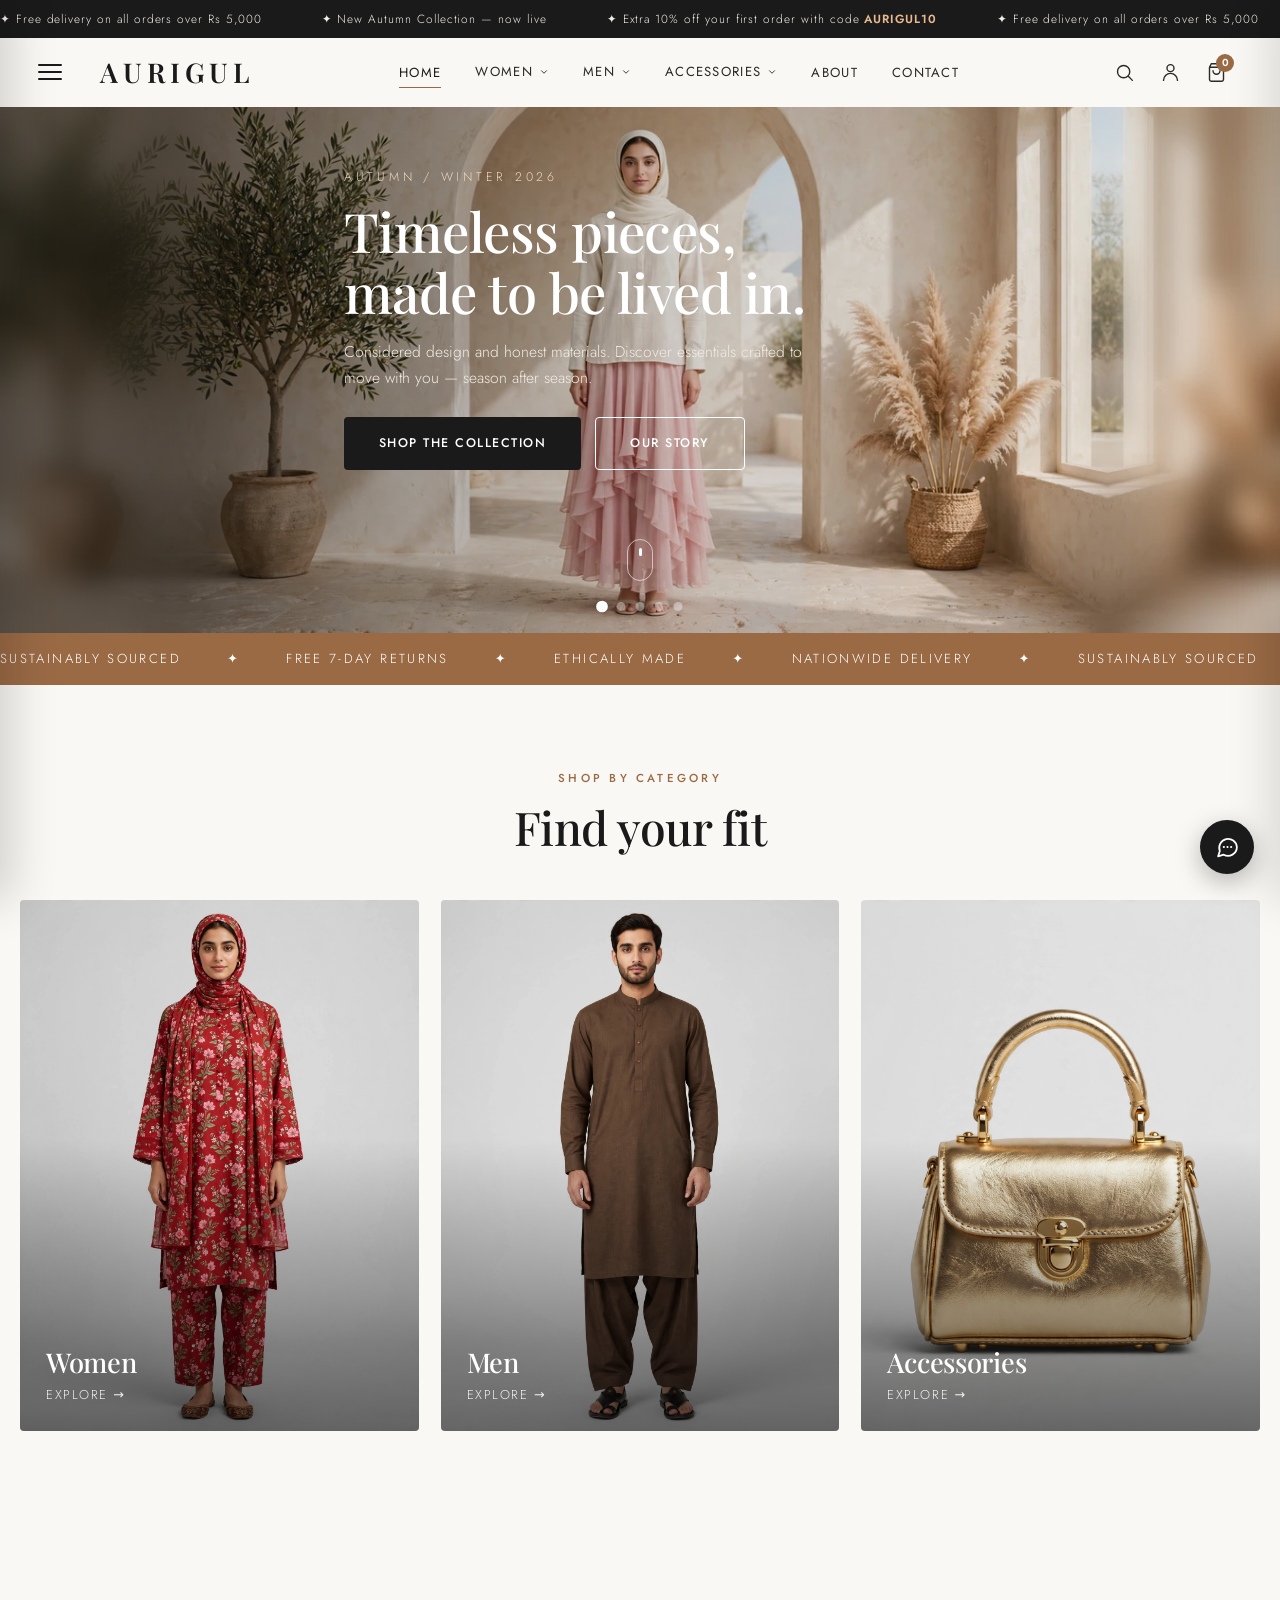
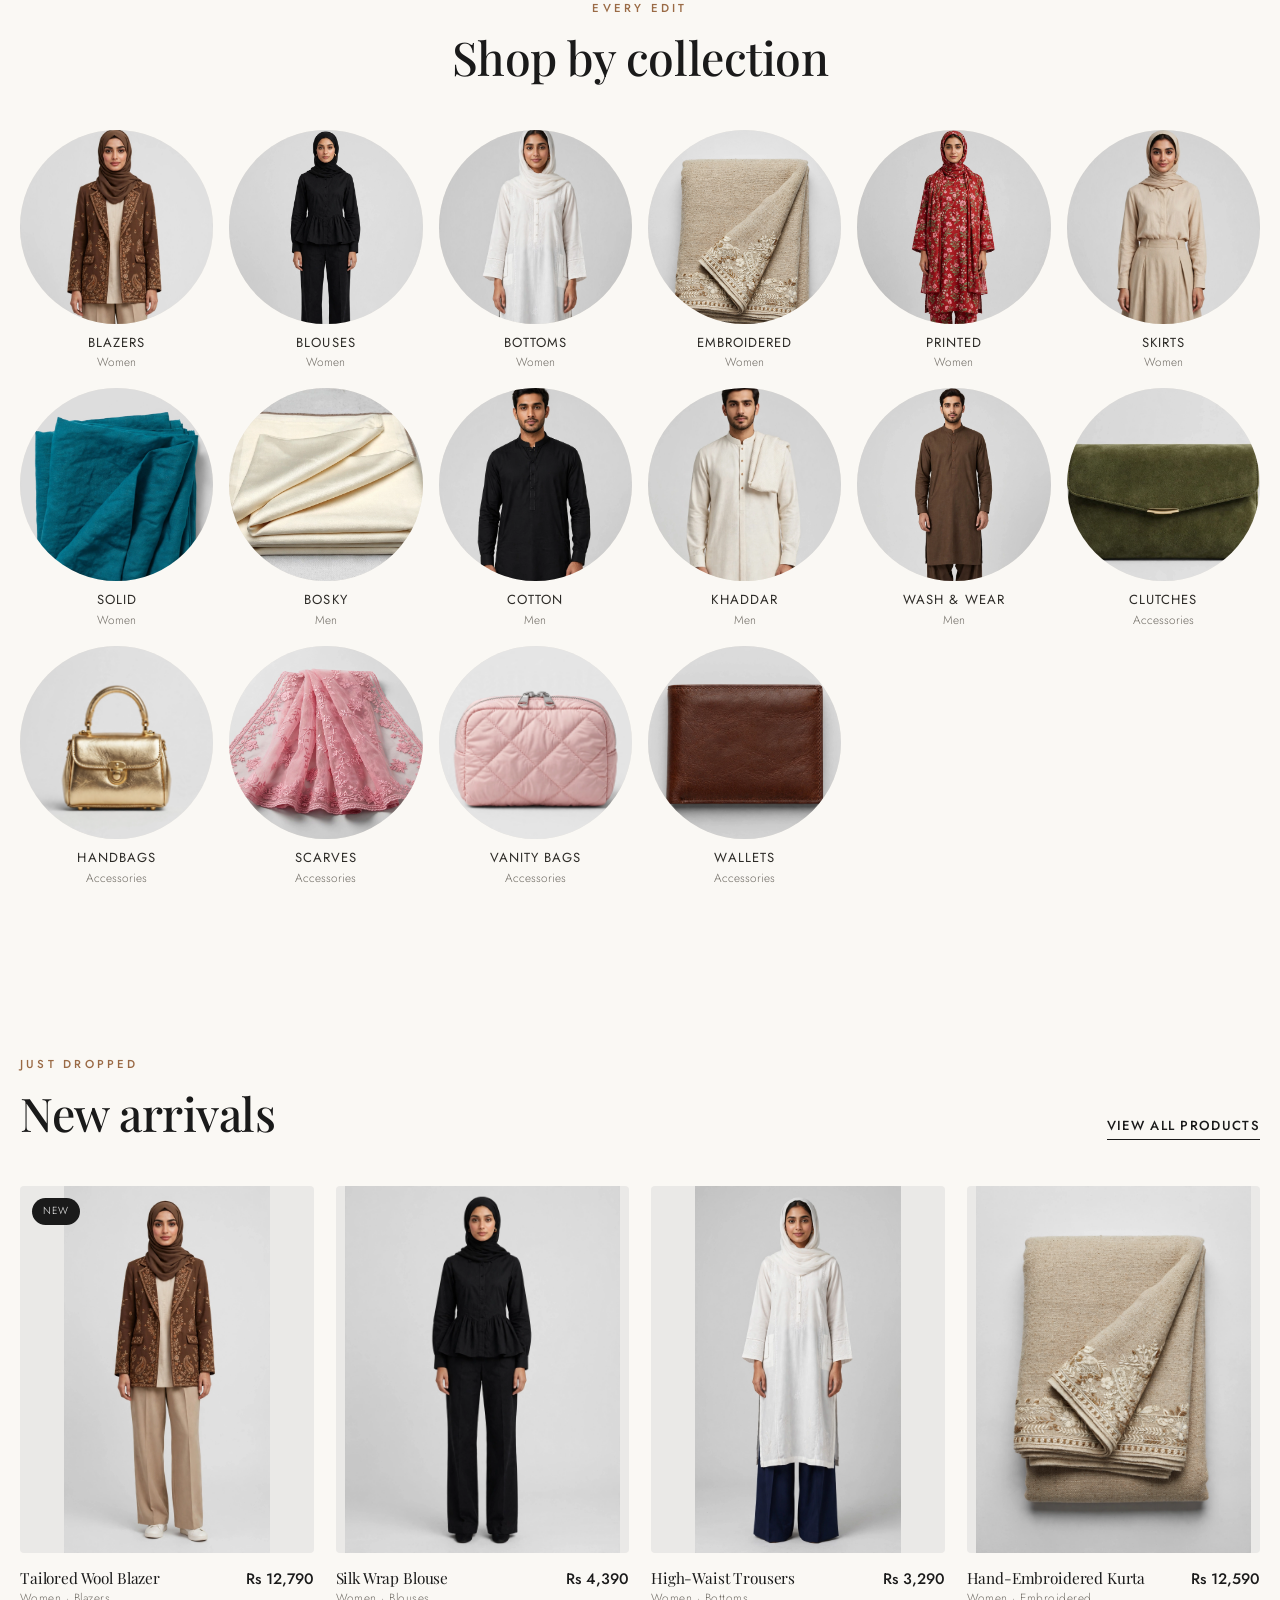
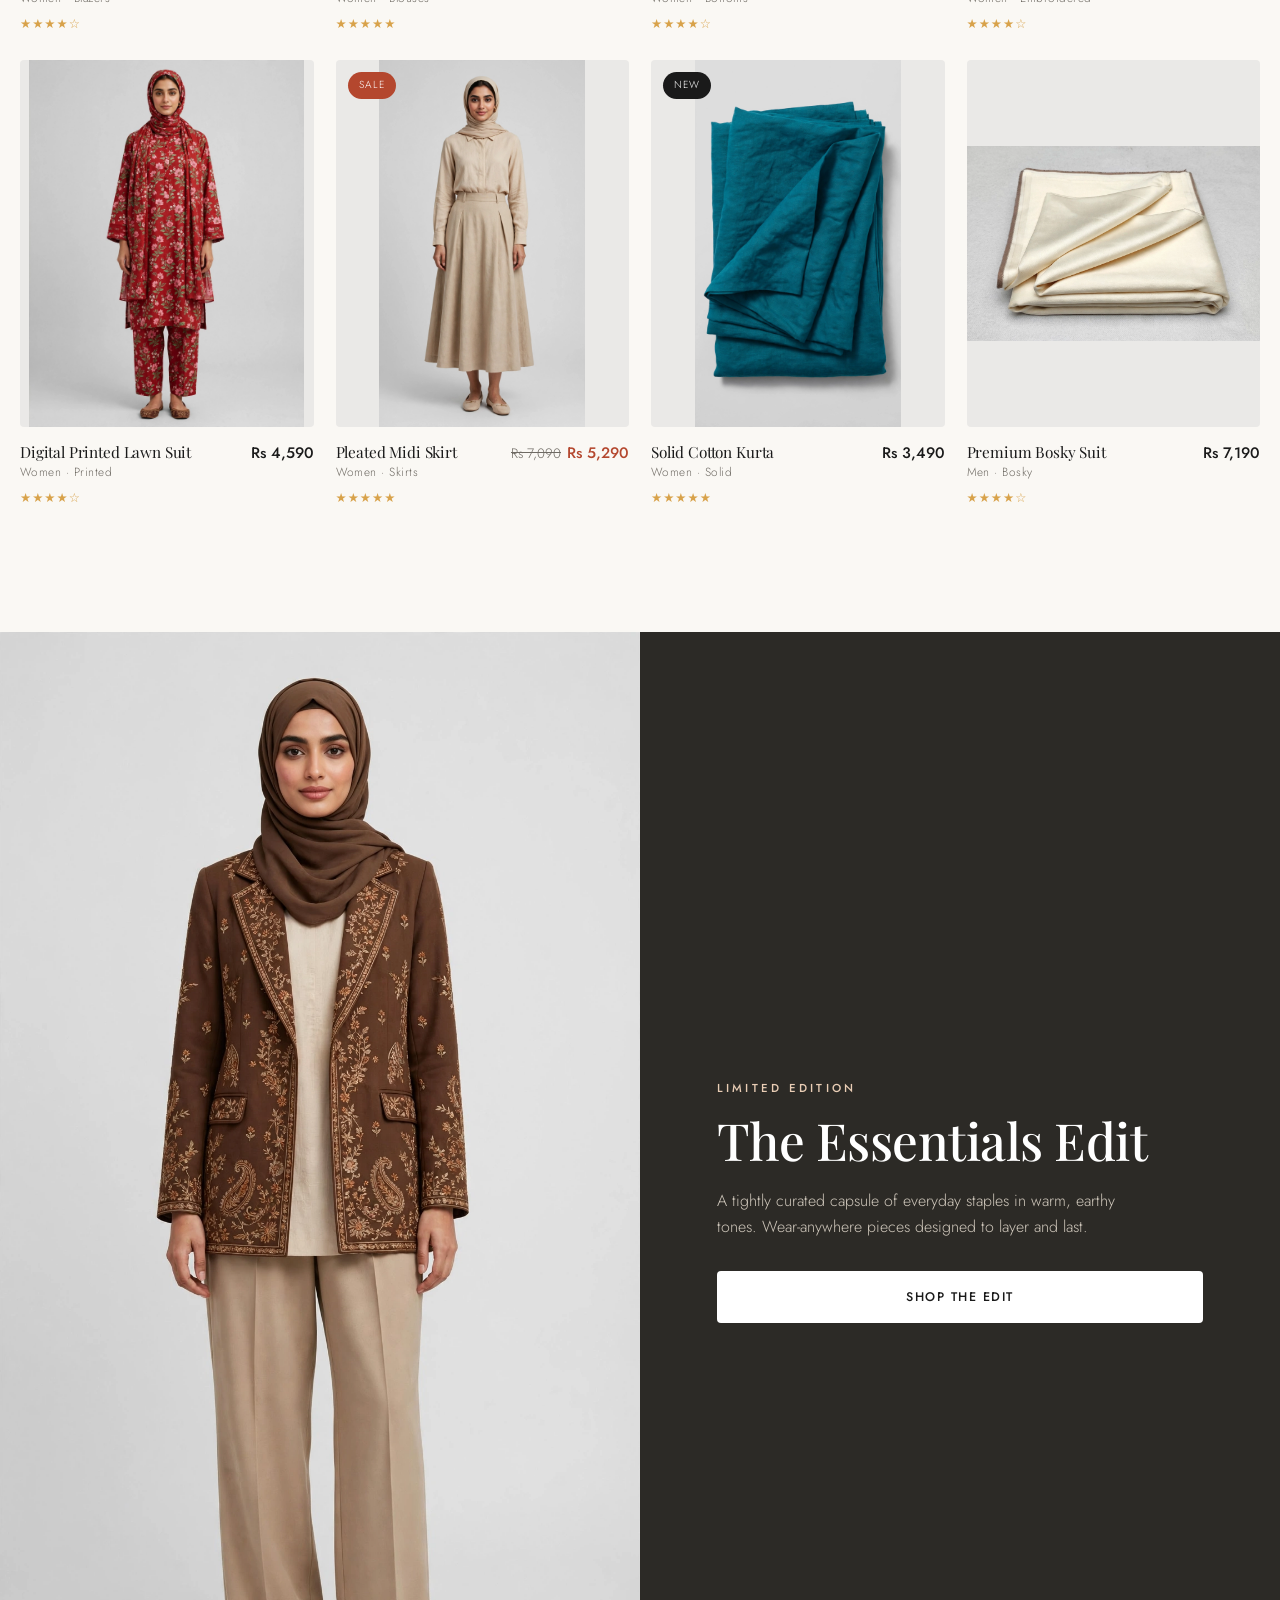
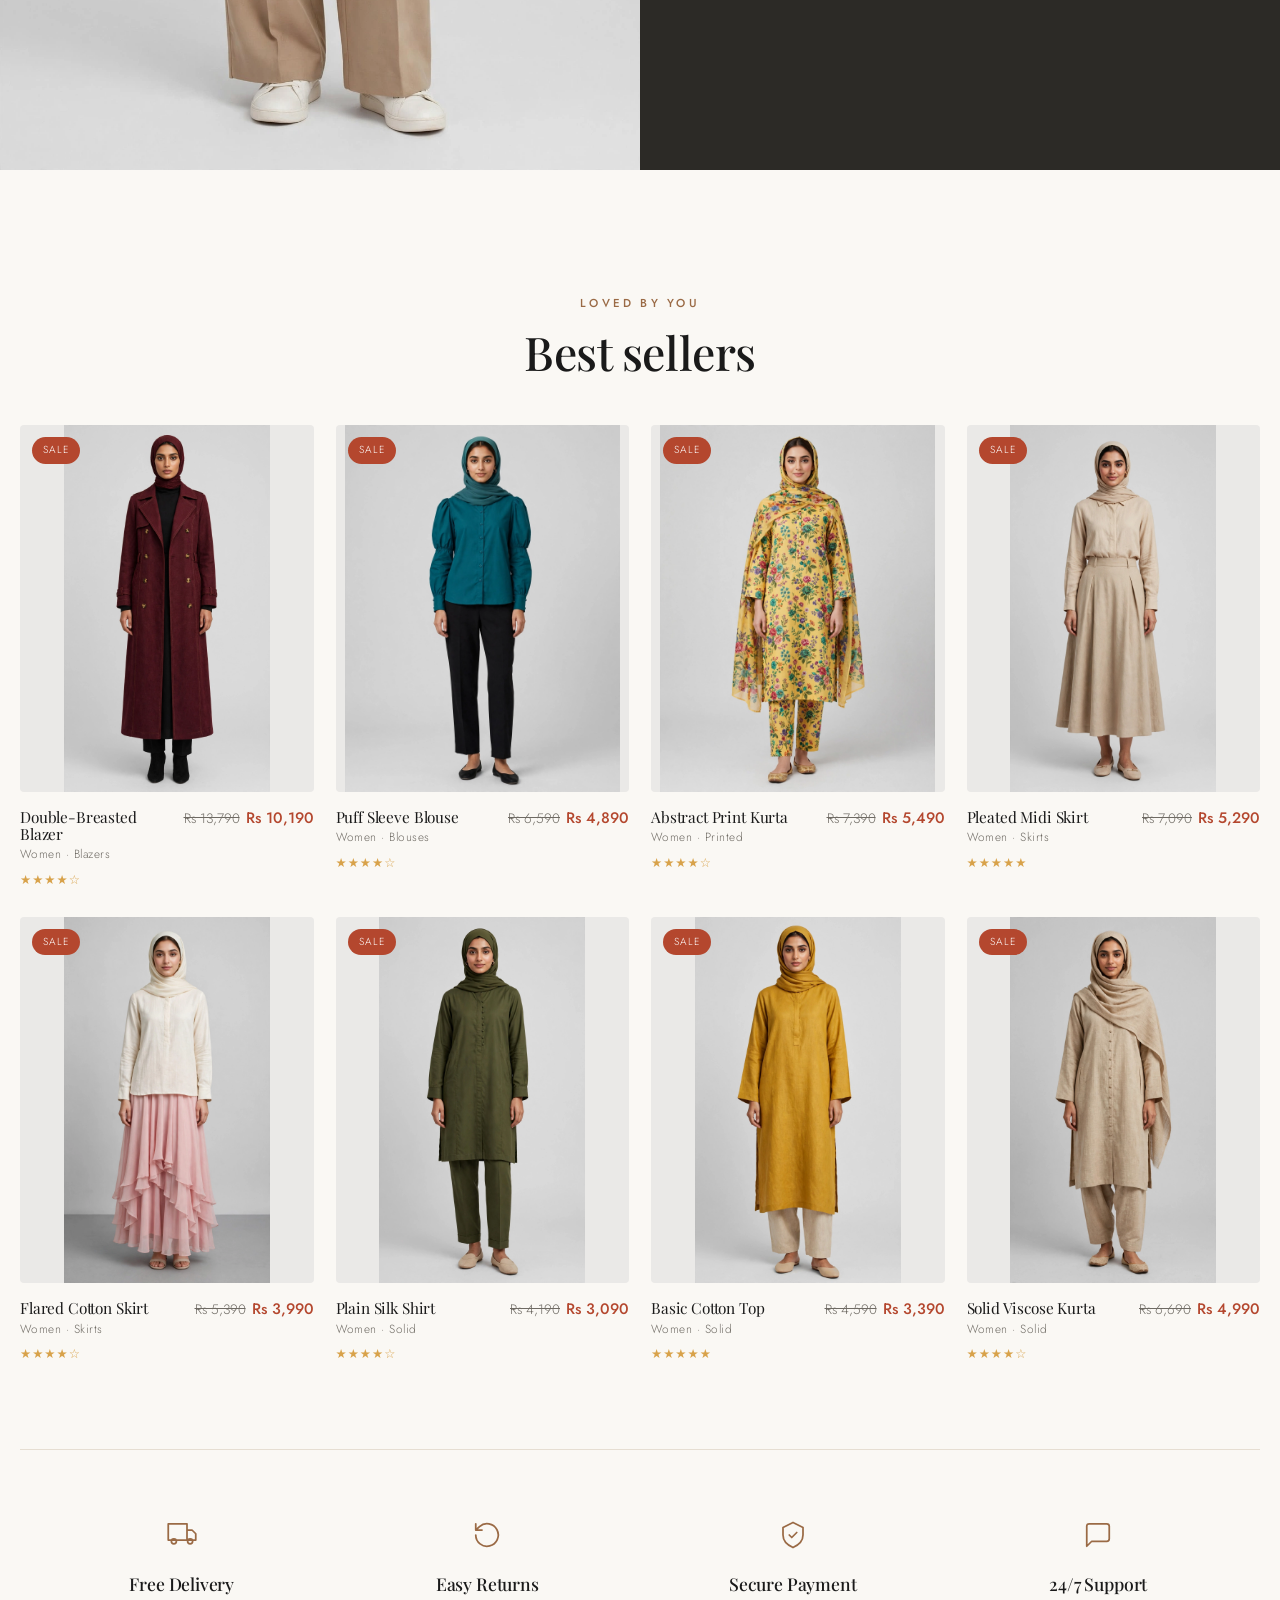
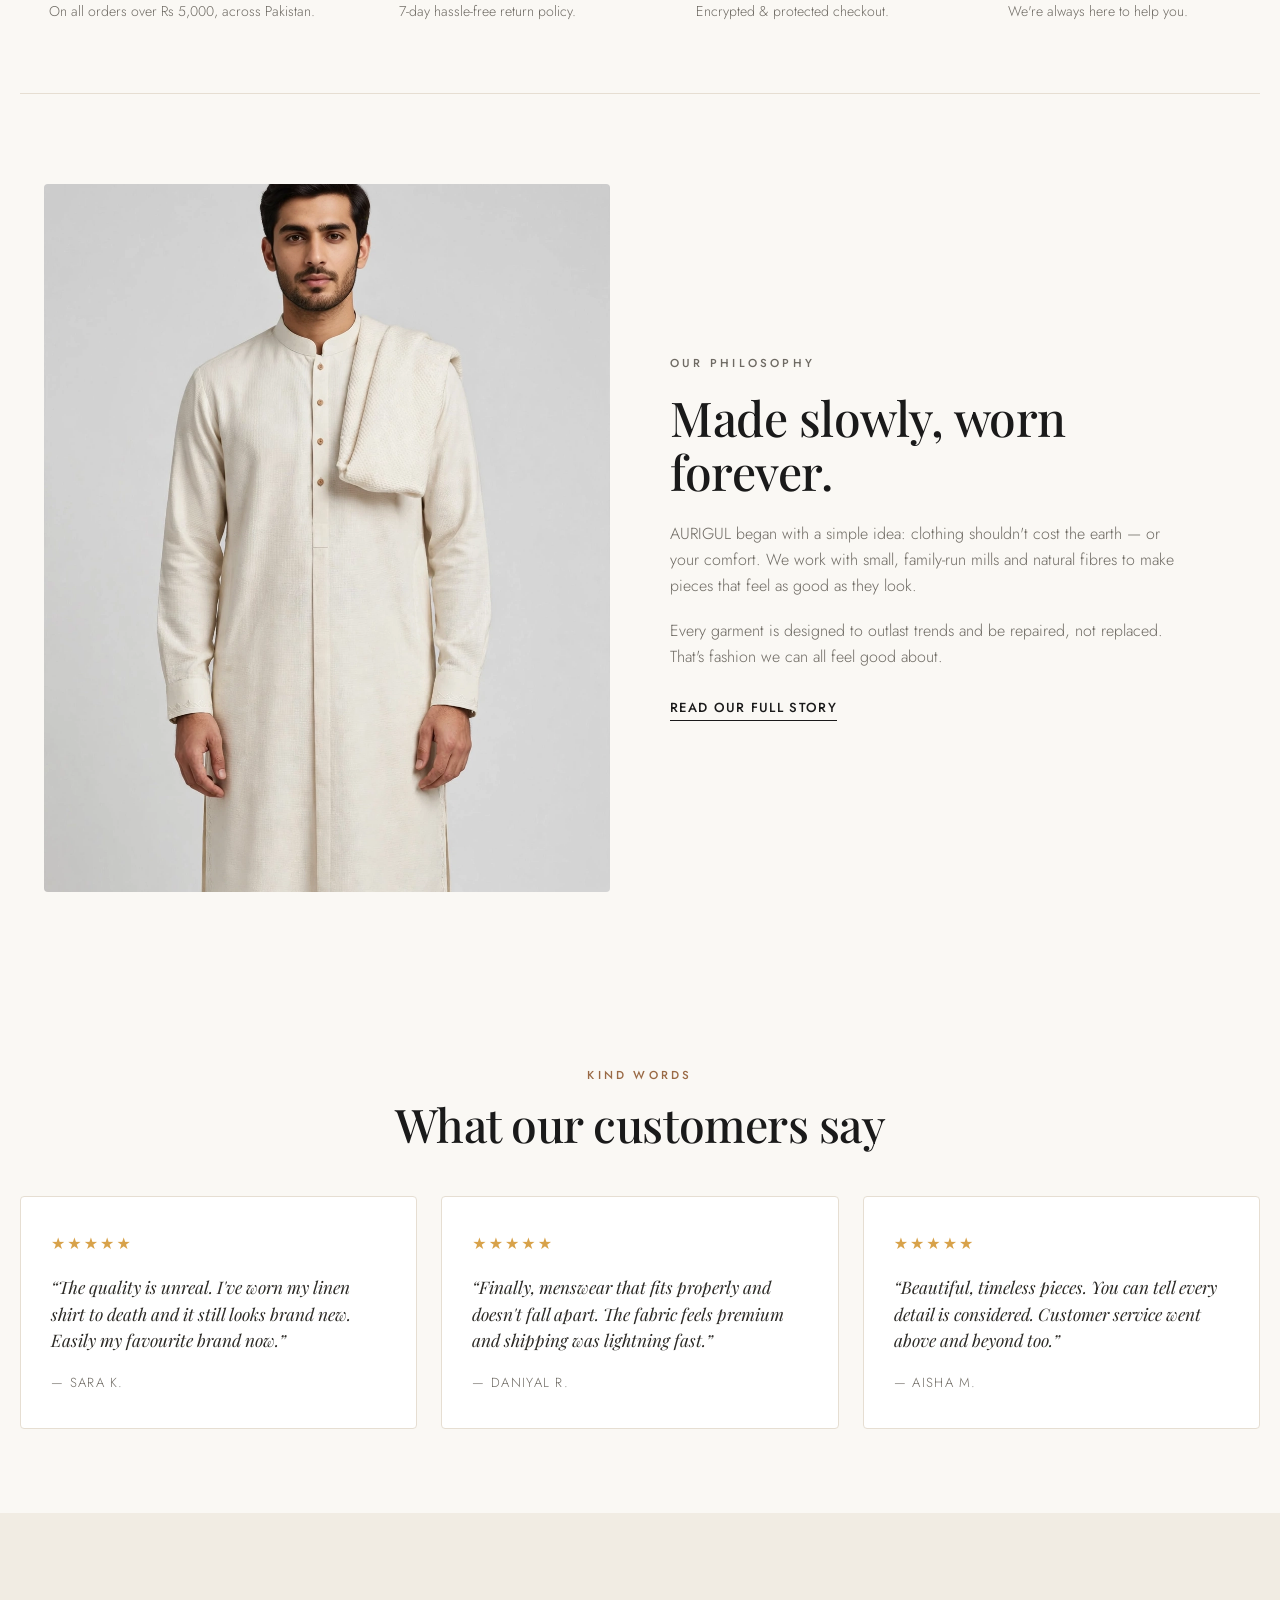
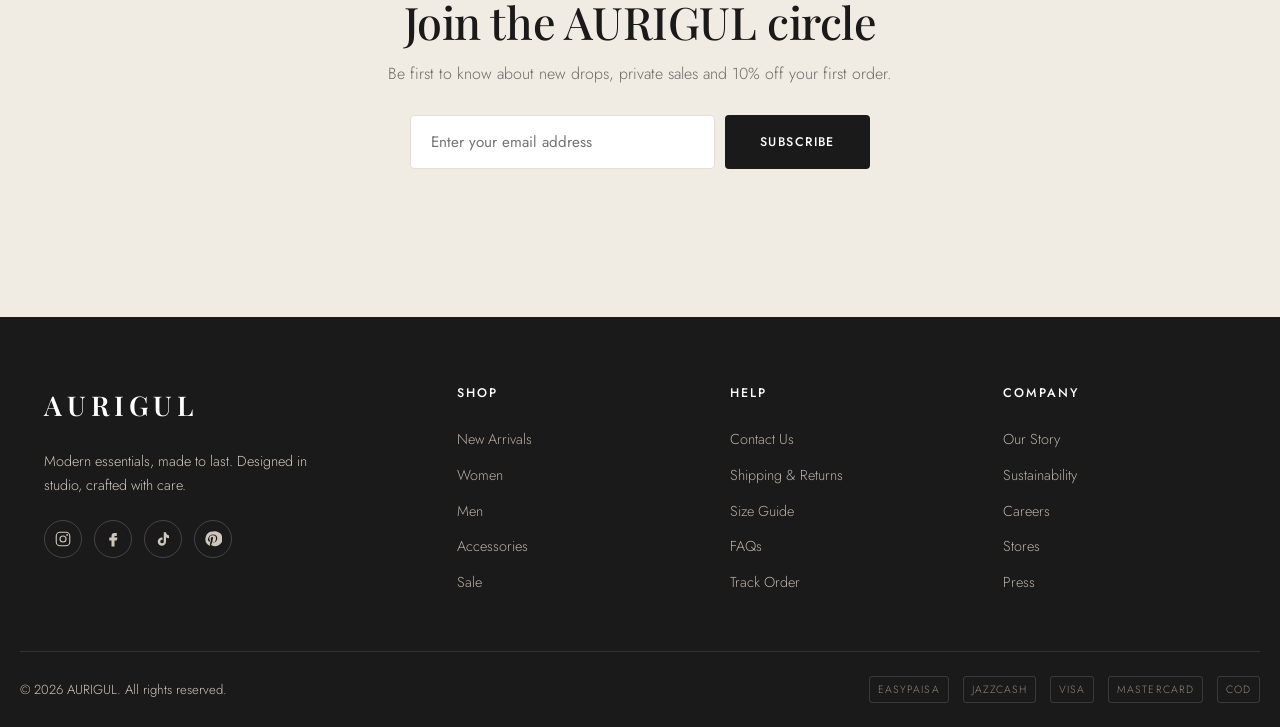
<file: index.html>
<!DOCTYPE html>
<html lang="en">
<head>
  <meta charset="UTF-8" />
  <meta name="viewport" content="width=device-width, initial-scale=1.0" />
  <meta name="description" content="AURIGUL — modern essentials & timeless clothing. Shop the new season collection for women, men and accessories." />
  <meta name="theme-color" content="#1a1a1a" />
  <title>AURIGUL — Modern Essentials & Timeless Clothing</title>

  <link rel="preconnect" href="https://fonts.googleapis.com" />
  <link rel="preconnect" href="https://fonts.gstatic.com" crossorigin />
  <link href="https://fonts.googleapis.com/css2?family=Jost:wght@300;400;500;600&family=Playfair+Display:ital,wght@0,400;0,500;0,600;0,700;1,400;1,500&display=swap" rel="stylesheet" />

  <link rel="stylesheet" href="css/style.css?v=34" />
  <link rel="icon" href="data:image/svg+xml,<svg xmlns='http://www.w3.org/2000/svg' viewBox='0 0 100 100'><text y='.9em' font-size='90' font-family='serif'>A</text></svg>" />
</head>
<body>

  <!-- ===== Announcement Bar ===== -->
  <div class="announcement" id="announcement">
    <div class="announcement__track">
      <span>✦ Free delivery on all orders over Rs 5,000</span>
      <span>✦ New Autumn Collection — now live</span>
      <span>✦ Extra 10% off your first order with code <strong>AURIGUL10</strong></span>
      <span>✦ Free delivery on all orders over Rs 5,000</span>
      <span>✦ New Autumn Collection — now live</span>
      <span>✦ Extra 10% off your first order with code <strong>AURIGUL10</strong></span>
    </div>
  </div>

  <!-- ===== Header / Navbar ===== -->
  <header class="header" id="header">
    <nav class="nav container">
      <div class="nav__brand">
        <button class="nav__toggle" id="navToggle" aria-label="Open menu" aria-expanded="false">
          <span></span><span></span><span></span>
        </button>
        <button class="menu-ham" id="menuToggle" aria-label="Open menu" aria-expanded="false"><span></span><span></span><span></span></button>
        <a href="index.html" class="logo">AURIGUL</a>
      </div>

      <ul class="nav__menu" id="navMenu">
        <li><a href="index.html" class="nav__link active">Home</a></li>
        <li><a href="shop.html?cat=Women" class="nav__link">Women</a></li>
        <li><a href="shop.html?cat=Men" class="nav__link">Men</a></li>
        <li><a href="shop.html?cat=Accessories" class="nav__link">Accessories</a></li>
        <li><a href="about.html" class="nav__link">About</a></li>
        <li><a href="contact.html" class="nav__link">Contact</a></li>
      </ul>

      <div class="nav__actions">
        <button class="icon-btn" id="searchOpen" aria-label="Search">
          <svg viewBox="0 0 24 24" width="21" height="21"><path d="M21 21l-4.35-4.35M11 18a7 7 0 1 0 0-14 7 7 0 0 0 0 14z" fill="none" stroke="currentColor" stroke-width="1.6" stroke-linecap="round"/></svg>
        </button>
        <a href="account.html" class="icon-btn" aria-label="Account">
          <svg viewBox="0 0 24 24" width="21" height="21"><path d="M20 21a8 8 0 0 0-16 0M12 11a4 4 0 1 0 0-8 4 4 0 0 0 0 8z" fill="none" stroke="currentColor" stroke-width="1.6" stroke-linecap="round"/></svg>
        </a>
        <button class="icon-btn cart-btn" id="cartOpen" aria-label="Cart">
          <svg viewBox="0 0 24 24" width="21" height="21"><path d="M6 2l-2 4v14a2 2 0 0 0 2 2h12a2 2 0 0 0 2-2V6l-2-4H6zM4 6h16M16 10a4 4 0 0 1-8 0" fill="none" stroke="currentColor" stroke-width="1.6" stroke-linecap="round" stroke-linejoin="round"/></svg>
          <span class="cart-count" id="cartCount">0</span>
        </button>
      </div>
    </nav>
  </header>

  <div class="nav-overlay" id="navOverlay"></div>

  <!-- ===== Search Overlay ===== -->
  <div class="search-overlay" id="searchOverlay">
    <div class="search-box">
      <p class="search-box__label">What are you looking for?</p>
      <form class="search-box__form" onsubmit="return false;">
        <svg viewBox="0 0 24 24" width="22" height="22"><path d="M21 21l-4.35-4.35M11 18a7 7 0 1 0 0-14 7 7 0 0 0 0 14z" fill="none" stroke="currentColor" stroke-width="1.6" stroke-linecap="round"/></svg>
        <input type="text" placeholder="Search for dresses, shirts, jackets…" autocomplete="off" />
      </form>
      <div class="search-box__tags">
        <span>Popular:</span>
        <a href="shop.html?cat=Women&sub=embroidered">Embroidered</a>
        <a href="shop.html?cat=Women&sub=printed">Printed lawn</a>
        <a href="shop.html?cat=Men&sub=khaddar">Khaddar</a>
        <a href="shop.html?cat=Accessories&sub=handbags">Handbags</a>
      </div>
    </div>
    <button class="search-close" id="searchClose" aria-label="Close search">&times;</button>
  </div>

  <!-- ===== Hero slider ===== -->
  <section class="hero" id="hero" aria-roledescription="carousel" aria-label="Featured collections">
    <div class="hero__slides">
      <article class="hero__slide is-active" role="group" aria-roledescription="slide" aria-label="1 of 5">
        <div class="hero__media">
          <picture>
            <source media="(max-width: 860px)" srcset="images/banners/home/home-01-m.webp" />
            <img src="images/banners/home/home-01.webp" alt="Model wearing the new AURIGUL autumn collection" loading="eager" fetchpriority="high"  />
          </picture>
        </div>
        <div class="hero__content container">
          <p class="hero__eyebrow">Autumn / Winter 2026</p>
          <h1 class="hero__title">Timeless pieces,<br />made to be lived in.</h1>
          <p class="hero__text">Considered design and honest materials. Discover essentials crafted to move with you — season after season.</p>
          <div class="hero__cta">
            <a href="shop.html" class="btn btn--dark">Shop the collection</a>
            <a href="about.html" class="btn btn--ghost">Our story</a>
          </div>
        </div>
      </article>
      <article class="hero__slide" role="group" aria-roledescription="slide" aria-label="2 of 5" aria-hidden="true">
        <div class="hero__media">
          <picture>
            <source media="(max-width: 860px)" srcset="images/banners/home/home-02-m.webp" />
            <img src="images/banners/home/home-02.webp" alt="Hand-embroidered kurta from the AURIGUL women's line" fetchpriority="low"  />
          </picture>
        </div>
        <div class="hero__content container">
          <p class="hero__eyebrow">Women · Embroidered</p>
          <h1 class="hero__title">Thread by thread,<br />worked by hand.</h1>
          <p class="hero__text">Panels embroidered over days, not minutes — the detail you notice long after the first wear.</p>
          <div class="hero__cta">
            <a href="shop.html?cat=Women&sub=embroidered" class="btn btn--dark">Shop embroidered</a>
            <a href="shop.html?cat=Women" class="btn btn--ghost">All women</a>
          </div>
        </div>
      </article>
      <article class="hero__slide" role="group" aria-roledescription="slide" aria-label="3 of 5" aria-hidden="true">
        <div class="hero__media">
          <picture>
            <source media="(max-width: 860px)" srcset="images/banners/home/home-03-m.webp" />
            <img src="images/banners/home/home-03.webp" alt="Man wearing an AURIGUL khaddar kurta" fetchpriority="low"  />
          </picture>
        </div>
        <div class="hero__content container">
          <p class="hero__eyebrow">Men · Khaddar</p>
          <h1 class="hero__title">Tailored to be<br />worn every day.</h1>
          <p class="hero__text">Breathable khaddar, cut clean and finished properly. Built for the long season.</p>
          <div class="hero__cta">
            <a href="shop.html?cat=Men&sub=khaddar" class="btn btn--dark">Shop khaddar</a>
            <a href="shop.html?cat=Men" class="btn btn--ghost">All men</a>
          </div>
        </div>
      </article>
      <article class="hero__slide" role="group" aria-roledescription="slide" aria-label="4 of 5" aria-hidden="true">
        <div class="hero__media">
          <picture>
            <source media="(max-width: 860px)" srcset="images/banners/home/home-04-m.webp" />
            <img src="images/banners/home/home-04.webp" alt="AURIGUL wash and wear shirting for men" fetchpriority="low"  />
          </picture>
        </div>
        <div class="hero__content container">
          <p class="hero__eyebrow">Men · Wash &amp; Wear</p>
          <h1 class="hero__title">Crisp all day,<br />with no fuss.</h1>
          <p class="hero__text">Wash-and-wear shirting that holds its shape from morning to last light. Easy care, sharp finish.</p>
          <div class="hero__cta">
            <a href="shop.html?cat=Men&sub=wash-and-wear" class="btn btn--dark">Shop wash &amp; wear</a>
            <a href="shop.html?cat=Men" class="btn btn--ghost">All men</a>
          </div>
        </div>
      </article>
      <article class="hero__slide" role="group" aria-roledescription="slide" aria-label="5 of 5" aria-hidden="true">
        <div class="hero__media">
          <picture>
            <source media="(max-width: 860px)" srcset="images/banners/home/home-05-m.webp" />
            <img src="images/banners/home/home-05.webp" alt="AURIGUL leather handbag" fetchpriority="low"  />
          </picture>
        </div>
        <div class="hero__content container">
          <p class="hero__eyebrow">Accessories · Handbags</p>
          <h1 class="hero__title">The piece that<br />finishes the look.</h1>
          <p class="hero__text">Bags, scarves and small leather goods — quiet shapes that carry a whole outfit.</p>
          <div class="hero__cta">
            <a href="shop.html?cat=Accessories&sub=handbags" class="btn btn--dark">Shop handbags</a>
            <a href="shop.html?cat=Accessories" class="btn btn--ghost">All accessories</a>
          </div>
        </div>
      </article>
    </div>

    <div class="hero__dots" id="heroDots">
        <button type="button" class="hero__dot is-active" data-go="0" aria-label="Go to slide 1"></button>
        <button type="button" class="hero__dot" data-go="1" aria-label="Go to slide 2"></button>
        <button type="button" class="hero__dot" data-go="2" aria-label="Go to slide 3"></button>
        <button type="button" class="hero__dot" data-go="3" aria-label="Go to slide 4"></button>
        <button type="button" class="hero__dot" data-go="4" aria-label="Go to slide 5"></button>
    </div>

    <div class="hero__arrows">
      <button type="button" class="hero__arrow" data-step="-1" aria-label="Previous slide">
        <svg viewBox="0 0 24 24" width="20" height="20"><path d="M15 4l-8 8 8 8" fill="none" stroke="currentColor" stroke-width="1.6" stroke-linecap="round" stroke-linejoin="round"/></svg>
      </button>
      <button type="button" class="hero__arrow" data-step="1" aria-label="Next slide">
        <svg viewBox="0 0 24 24" width="20" height="20"><path d="M9 4l8 8-8 8" fill="none" stroke="currentColor" stroke-width="1.6" stroke-linecap="round" stroke-linejoin="round"/></svg>
      </button>
    </div>

    <a href="#new-arrivals" class="hero__scroll" aria-label="Scroll down">
      <span></span>
    </a>
  </section>

  <!-- ===== Marquee strip ===== -->
  <div class="strip">
    <div class="strip__track">
      <span>Sustainably Sourced</span><span>✦</span>
      <span>Free 7-Day Returns</span><span>✦</span>
      <span>Ethically Made</span><span>✦</span>
      <span>Nationwide Delivery</span><span>✦</span>
      <span>Sustainably Sourced</span><span>✦</span>
      <span>Free 7-Day Returns</span><span>✦</span>
      <span>Ethically Made</span><span>✦</span>
      <span>Nationwide Delivery</span><span>✦</span>
    </div>
  </div>

  <!-- ===== Categories ===== -->
  <section class="section container">
    <div class="section__head reveal">
      <p class="eyebrow">Shop by category</p>
      <h2 class="section__title">Find your fit</h2>
    </div>
    <div class="categories">
      <a href="shop.html?cat=Women" class="cat-card reveal">
        <img src="images/women/printed/printed-01.webp" alt="Women's collection" loading="lazy" />
        <div class="cat-card__body">
          <h3>Women</h3>
          <span class="cat-card__link">Explore →</span>
        </div>
      </a>
      <a href="shop.html?cat=Men" class="cat-card reveal">
        <img src="images/men/wash-and-wear/wash-and-wear-01.webp" alt="Men's collection" loading="lazy" />
        <div class="cat-card__body">
          <h3>Men</h3>
          <span class="cat-card__link">Explore →</span>
        </div>
      </a>
      <a href="shop.html?cat=Accessories" class="cat-card reveal">
        <img src="images/accessories/handbags/handbags-01.webp" alt="Accessories collection" loading="lazy" />
        <div class="cat-card__body">
          <h3>Accessories</h3>
          <span class="cat-card__link">Explore →</span>
        </div>
      </a>
    </div>
  </section>

  <!-- ===== Shop by collection (subcategories) ===== -->
  <section class="section container" id="collections">
    <div class="section__head reveal">
      <p class="eyebrow">Every edit</p>
      <h2 class="section__title">Shop by collection</h2>
    </div>
    <div class="subcats" id="subcatGrid"><!-- Subcategories injected by JS --></div>
  </section>

  <!-- ===== New Arrivals (products) ===== -->
  <section class="section container" id="new-arrivals">
    <div class="section__head section__head--row reveal">
      <div>
        <p class="eyebrow">Just dropped</p>
        <h2 class="section__title">New arrivals</h2>
      </div>
      <a href="shop.html" class="link-underline">View all products</a>
    </div>

    <div class="products" id="productGrid">
      <!-- Products injected by JS -->
    </div>
  </section>

  <!-- ===== Collection banner ===== -->
  <section class="banner">
    <div class="banner__media">
      <img src="images/women/blazers/blazers-01.webp" alt="The essentials collection" loading="lazy" />
    </div>
    <div class="banner__content reveal">
      <p class="eyebrow eyebrow--light">Limited edition</p>
      <h2 class="banner__title">The Essentials Edit</h2>
      <p class="banner__text">A tightly curated capsule of everyday staples in warm, earthy tones. Wear-anywhere pieces designed to layer and last.</p>
      <a href="shop.html" class="btn btn--light">Shop the edit</a>
    </div>
  </section>

  <!-- ===== Best sellers ===== -->
  <section class="section container">
    <div class="section__head reveal">
      <p class="eyebrow">Loved by you</p>
      <h2 class="section__title">Best sellers</h2>
    </div>
    <div class="products" id="bestGrid"></div>
  </section>

  <!-- ===== Feature strip ===== -->
  <section class="features container">
    <div class="feature reveal">
      <svg viewBox="0 0 24 24" width="30" height="30"><path d="M1 3h15v13H1zM16 8h4l3 3v5h-7M5.5 19a2 2 0 1 0 0-4 2 2 0 0 0 0 4zM18.5 19a2 2 0 1 0 0-4 2 2 0 0 0 0 4z" fill="none" stroke="currentColor" stroke-width="1.4" stroke-linecap="round" stroke-linejoin="round"/></svg>
      <h4>Free Delivery</h4>
      <p>On all orders over Rs 5,000, across Pakistan.</p>
    </div>
    <div class="feature reveal">
      <svg viewBox="0 0 24 24" width="30" height="30"><path d="M3 12a9 9 0 1 0 3-6.7L3 8m0-5v5h5" fill="none" stroke="currentColor" stroke-width="1.4" stroke-linecap="round" stroke-linejoin="round"/></svg>
      <h4>Easy Returns</h4>
      <p>7-day hassle-free return policy.</p>
    </div>
    <div class="feature reveal">
      <svg viewBox="0 0 24 24" width="30" height="30"><path d="M12 2l8 4v6c0 5-3.5 8-8 10-4.5-2-8-5-8-10V6l8-4zM9 12l2 2 4-4" fill="none" stroke="currentColor" stroke-width="1.4" stroke-linecap="round" stroke-linejoin="round"/></svg>
      <h4>Secure Payment</h4>
      <p>Encrypted & protected checkout.</p>
    </div>
    <div class="feature reveal">
      <svg viewBox="0 0 24 24" width="30" height="30"><path d="M21 15a2 2 0 0 1-2 2H7l-4 4V5a2 2 0 0 1 2-2h14a2 2 0 0 1 2 2z" fill="none" stroke="currentColor" stroke-width="1.4" stroke-linecap="round" stroke-linejoin="round"/></svg>
      <h4>24/7 Support</h4>
      <p>We're always here to help you.</p>
    </div>
  </section>

  <!-- ===== Brand story ===== -->
  <section class="story">
    <div class="story__media reveal">
      <img src="images/men/khaddar/khaddar-01.webp" alt="Inside the AURIGUL atelier" loading="lazy" />
    </div>
    <div class="story__content reveal">
      <p class="eyebrow">Our philosophy</p>
      <h2 class="story__title">Made slowly, worn forever.</h2>
      <p>AURIGUL began with a simple idea: clothing shouldn't cost the earth — or your comfort. We work with small, family-run mills and natural fibres to make pieces that feel as good as they look.</p>
      <p>Every garment is designed to outlast trends and be repaired, not replaced. That's fashion we can all feel good about.</p>
      <a href="about.html" class="link-underline">Read our full story</a>
    </div>
  </section>

  <!-- ===== Testimonials ===== -->
  <section class="section container">
    <div class="section__head reveal">
      <p class="eyebrow">Kind words</p>
      <h2 class="section__title">What our customers say</h2>
    </div>
    <div class="testimonials">
      <blockquote class="testimonial reveal">
        <div class="stars">★★★★★</div>
        <p>“The quality is unreal. I've worn my linen shirt to death and it still looks brand new. Easily my favourite brand now.”</p>
        <footer>— Sara K.</footer>
      </blockquote>
      <blockquote class="testimonial reveal">
        <div class="stars">★★★★★</div>
        <p>“Finally, menswear that fits properly and doesn't fall apart. The fabric feels premium and shipping was lightning fast.”</p>
        <footer>— Daniyal R.</footer>
      </blockquote>
      <blockquote class="testimonial reveal">
        <div class="stars">★★★★★</div>
        <p>“Beautiful, timeless pieces. You can tell every detail is considered. Customer service went above and beyond too.”</p>
        <footer>— Aisha M.</footer>
      </blockquote>
    </div>
  </section>

  <!-- ===== Newsletter ===== -->
  <section class="newsletter">
    <div class="newsletter__inner reveal">
      <h2>Join the AURIGUL circle</h2>
      <p>Be first to know about new drops, private sales and 10% off your first order.</p>
      <form class="newsletter__form" id="newsletterForm">
        <input type="email" placeholder="Enter your email address" required aria-label="Email address" />
        <button type="submit" class="btn btn--dark">Subscribe</button>
      </form>
      <p class="newsletter__note" id="newsletterNote"></p>
    </div>
  </section>

  <!-- ===== Footer ===== -->
  <footer class="footer">
    <div class="footer__grid container">
      <div class="footer__brand">
        <a href="index.html" class="logo logo--light">AURIGUL</a>
        <p>Modern essentials, made to last. Designed in studio, crafted with care.</p>
        <div class="socials">
          <a href="#" aria-label="Instagram"><svg viewBox="0 0 24 24" width="18" height="18"><rect x="3" y="3" width="18" height="18" rx="5" fill="none" stroke="currentColor" stroke-width="1.5"/><circle cx="12" cy="12" r="4" fill="none" stroke="currentColor" stroke-width="1.5"/><circle cx="17.5" cy="6.5" r="1.2" fill="currentColor"/></svg></a>
          <a href="#" aria-label="Facebook"><svg viewBox="0 0 24 24" width="18" height="18"><path d="M14 8h3V4h-3a4 4 0 0 0-4 4v2H7v4h3v8h4v-8h3l1-4h-4V8a1 1 0 0 1 1-1z" fill="currentColor"/></svg></a>
          <a href="#" aria-label="TikTok"><svg viewBox="0 0 24 24" width="18" height="18"><path d="M16 3c.3 2.3 1.9 4 4 4.3V11c-1.6 0-3-.5-4-1.3v5.8a5.5 5.5 0 1 1-5.5-5.5c.3 0 .6 0 .9.1v3.2a2.3 2.3 0 1 0 1.6 2.2V3H16z" fill="currentColor"/></svg></a>
          <a href="#" aria-label="Pinterest"><svg viewBox="0 0 24 24" width="18" height="18"><path d="M12 2a10 10 0 0 0-4 19.2c-.1-.8-.2-2 0-2.9l1.2-5s-.3-.6-.3-1.5c0-1.4.8-2.5 1.9-2.5.9 0 1.3.7 1.3 1.5 0 .9-.6 2.2-.9 3.5-.2 1 .5 1.9 1.6 1.9 1.9 0 3.2-2.4 3.2-5.3 0-2.2-1.5-3.8-4.1-3.8a4.7 4.7 0 0 0-4.9 4.7c0 .9.3 1.5.7 2 .2.2.2.3.1.6l-.2.9c-.1.3-.3.4-.6.2-1.2-.5-1.8-1.9-1.8-3.5C6.4 8.6 8.3 6 12.3 6c3.2 0 5.4 2.3 5.4 4.8 0 3.3-1.8 5.8-4.6 5.8-.9 0-1.8-.5-2.1-1.1l-.6 2.3c-.2.8-.7 1.7-1.1 2.3A10 10 0 1 0 12 2z" fill="currentColor"/></svg></a>
        </div>
      </div>
      <div class="footer__col">
        <h5>Shop</h5>
        <a href="shop.html">New Arrivals</a>
        <a href="shop.html?cat=Women">Women</a>
        <a href="shop.html?cat=Men">Men</a>
        <a href="shop.html?cat=Accessories">Accessories</a>
        <a href="shop.html">Sale</a>
      </div>
      <div class="footer__col">
        <h5>Help</h5>
        <a href="contact.html">Contact Us</a>
        <a href="#">Shipping & Returns</a>
        <a href="#">Size Guide</a>
        <a href="#">FAQs</a>
        <a href="#">Track Order</a>
      </div>
      <div class="footer__col">
        <h5>Company</h5>
        <a href="about.html">Our Story</a>
        <a href="#">Sustainability</a>
        <a href="#">Careers</a>
        <a href="#">Stores</a>
        <a href="#">Press</a>
      </div>
    </div>
    <div class="footer__bottom container">
      <p>© <span id="year"></span> AURIGUL. All rights reserved.</p>
      <div class="pay">
        <span>EASYPAISA</span><span>JAZZCASH</span><span>VISA</span><span>MASTERCARD</span><span>COD</span>
      </div>
    </div>
  </footer>

  <!-- ===== Cart Drawer ===== -->
  <div class="drawer" id="cartDrawer" aria-hidden="true">
    <div class="drawer__head">
      <h3>Your Cart (<span id="drawerCount">0</span>)</h3>
      <button class="drawer__close" id="cartClose" aria-label="Close cart">&times;</button>
    </div>
    <div class="drawer__body" id="cartItems"></div>
    <div class="drawer__foot">
      <div class="drawer__subtotal">
        <span>Subtotal</span>
        <strong id="cartTotal">Rs 0</strong>
      </div>
      <p class="drawer__ship">Shipping & taxes calculated at checkout.</p>
      <button class="btn btn--dark btn--block" id="checkoutBtn">Checkout</button>
      <button class="btn btn--ghost btn--block" id="continueBtn">Continue shopping</button>
    </div>
  </div>
  <div class="drawer-overlay" id="drawerOverlay"></div>

  <!-- Back to top -->
  <button class="to-top" id="toTop" aria-label="Back to top">↑</button>

  <!-- Toast -->
  <div class="toast" id="toast"></div>

  <script src="js/main.js?v=34"></script>
  <script src="js/chat.js?v=34"></script>
</body>
</html>
</file>
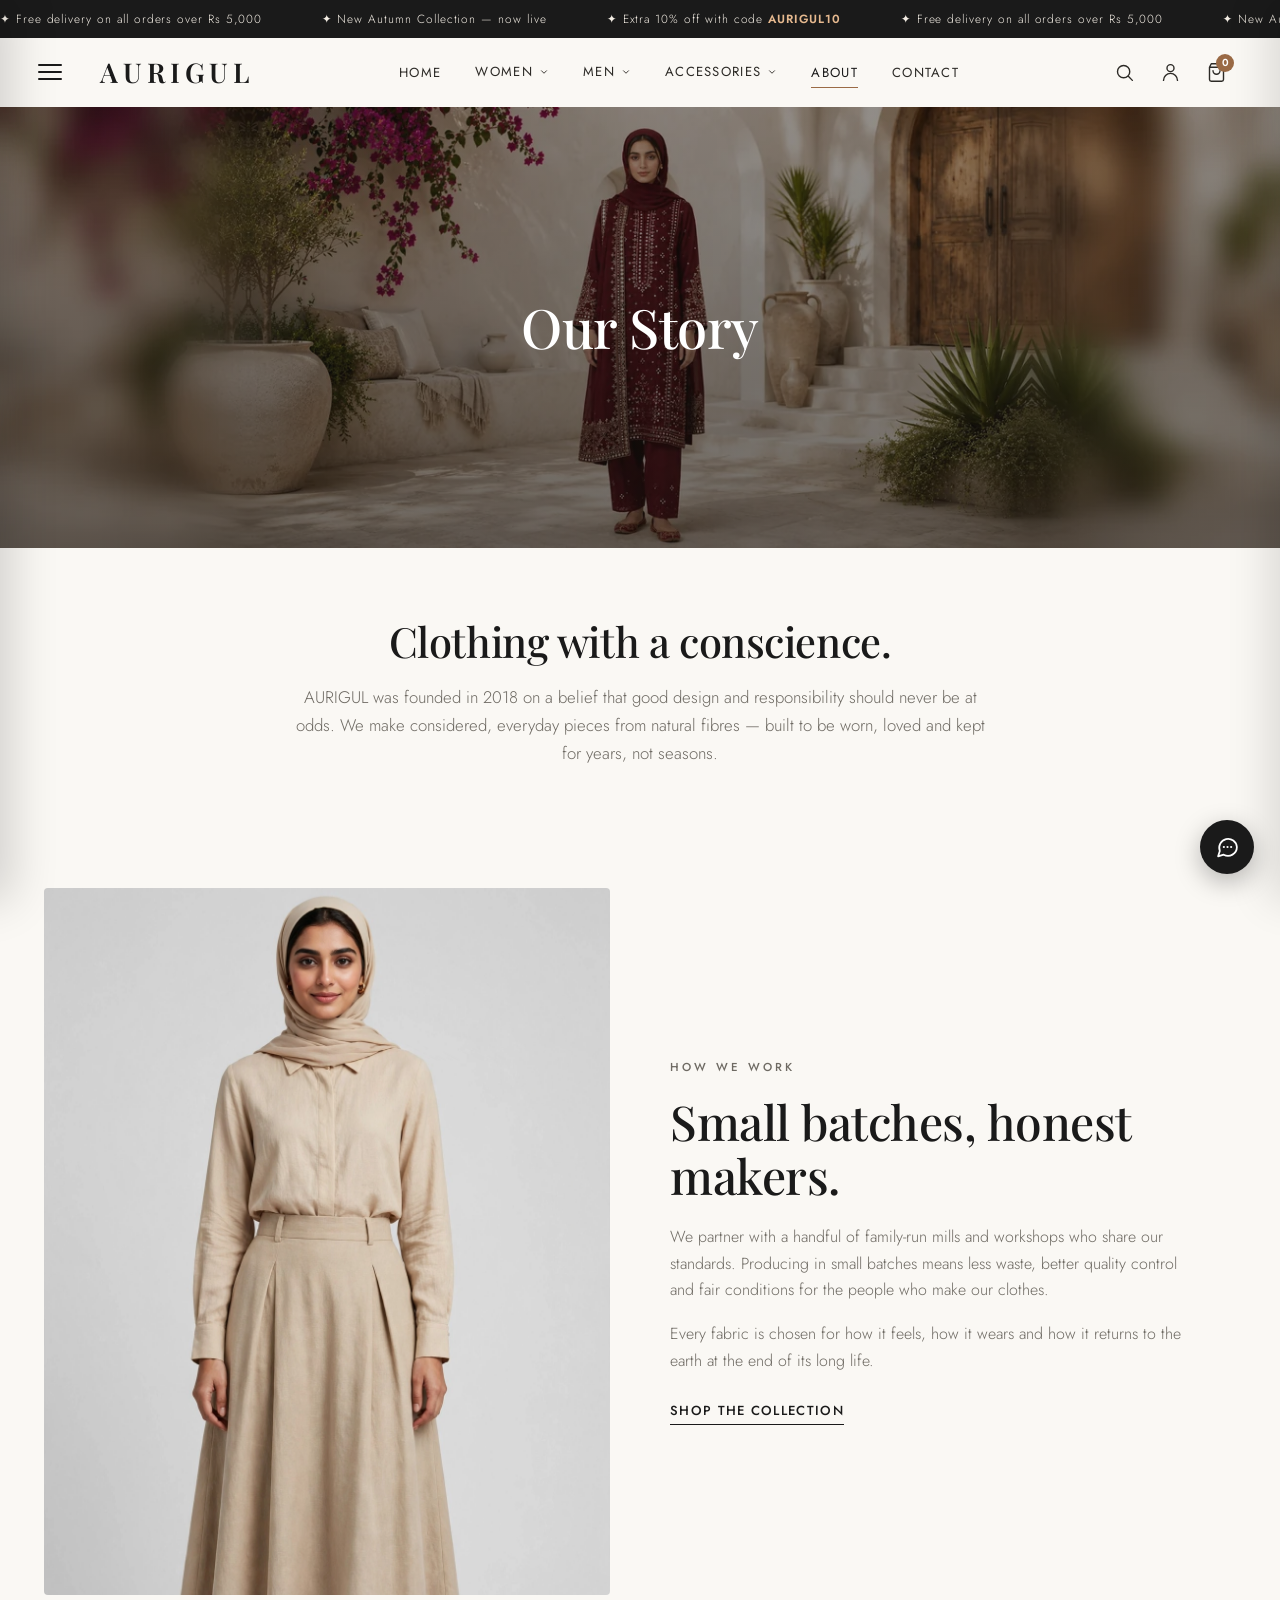
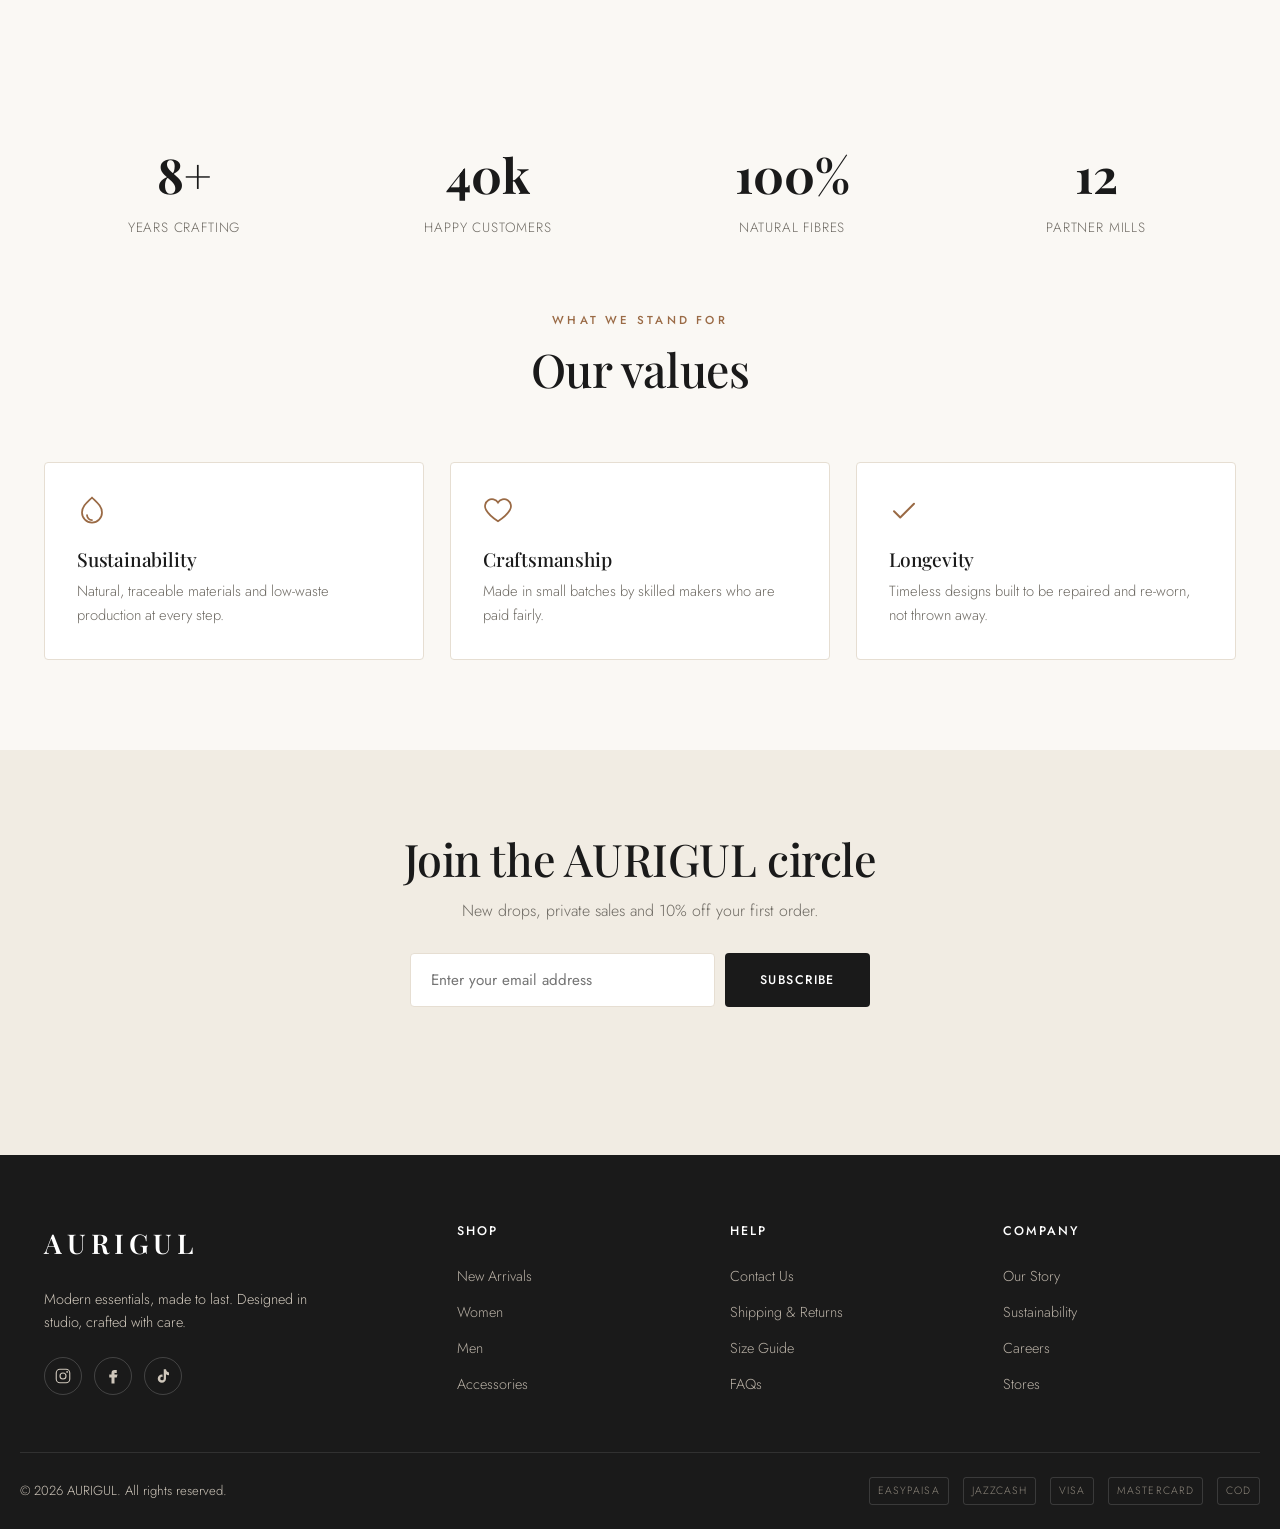
<file: about.html>
<!DOCTYPE html>
<html lang="en">
<head>
  <meta charset="UTF-8" />
  <meta name="viewport" content="width=device-width, initial-scale=1.0" />
  <meta name="description" content="The AURIGUL story — slow fashion, natural materials and clothing made to last." />
  <title>About — AURIGUL</title>
  <link rel="preconnect" href="https://fonts.googleapis.com" />
  <link rel="preconnect" href="https://fonts.gstatic.com" crossorigin />
  <link href="https://fonts.googleapis.com/css2?family=Jost:wght@300;400;500;600&family=Playfair+Display:ital,wght@0,400;0,500;0,600;0,700;1,400&display=swap" rel="stylesheet" />
  <link rel="stylesheet" href="css/style.css?v=34" />
  <link rel="icon" href="data:image/svg+xml,<svg xmlns='http://www.w3.org/2000/svg' viewBox='0 0 100 100'><text y='.9em' font-size='90' font-family='serif'>A</text></svg>" />
</head>
<body>

  <div class="announcement"><div class="announcement__track">
    <span>✦ Free delivery on all orders over Rs 5,000</span><span>✦ New Autumn Collection — now live</span><span>✦ Extra 10% off with code <strong>AURIGUL10</strong></span>
    <span>✦ Free delivery on all orders over Rs 5,000</span><span>✦ New Autumn Collection — now live</span><span>✦ Extra 10% off with code <strong>AURIGUL10</strong></span>
  </div></div>

  <header class="header" id="header">
    <nav class="nav container">
      <div class="nav__brand">
        <button class="nav__toggle" id="navToggle" aria-label="Open menu" aria-expanded="false"><span></span><span></span><span></span></button>
        <button class="menu-ham" id="menuToggle" aria-label="Open menu" aria-expanded="false"><span></span><span></span><span></span></button>
        <a href="index.html" class="logo">AURIGUL</a>
      </div>
      <ul class="nav__menu" id="navMenu">
        <li><a href="index.html" class="nav__link">Home</a></li>
        <li><a href="shop.html?cat=Women" class="nav__link">Women</a></li>
        <li><a href="shop.html?cat=Men" class="nav__link">Men</a></li>
        <li><a href="shop.html?cat=Accessories" class="nav__link">Accessories</a></li>
        <li><a href="about.html" class="nav__link active">About</a></li>
        <li><a href="contact.html" class="nav__link">Contact</a></li>
      </ul>
      <div class="nav__actions">
        <button class="icon-btn" id="searchOpen" aria-label="Search"><svg viewBox="0 0 24 24" width="21" height="21"><path d="M21 21l-4.35-4.35M11 18a7 7 0 1 0 0-14 7 7 0 0 0 0 14z" fill="none" stroke="currentColor" stroke-width="1.6" stroke-linecap="round"/></svg></button>
        <a href="account.html" class="icon-btn" aria-label="Account"><svg viewBox="0 0 24 24" width="21" height="21"><path d="M20 21a8 8 0 0 0-16 0M12 11a4 4 0 1 0 0-8 4 4 0 0 0 0 8z" fill="none" stroke="currentColor" stroke-width="1.6" stroke-linecap="round"/></svg></a>
        <button class="icon-btn cart-btn" id="cartOpen" aria-label="Cart"><svg viewBox="0 0 24 24" width="21" height="21"><path d="M6 2l-2 4v14a2 2 0 0 0 2 2h12a2 2 0 0 0 2-2V6l-2-4H6zM4 6h16M16 10a4 4 0 0 1-8 0" fill="none" stroke="currentColor" stroke-width="1.6" stroke-linecap="round" stroke-linejoin="round"/></svg><span class="cart-count" id="cartCount">0</span></button>
      </div>
    </nav>
  </header>
  <div class="nav-overlay" id="navOverlay"></div>

  <div class="search-overlay" id="searchOverlay">
    <div class="search-box">
      <p class="search-box__label">What are you looking for?</p>
      <form class="search-box__form" onsubmit="return false;"><svg viewBox="0 0 24 24" width="22" height="22"><path d="M21 21l-4.35-4.35M11 18a7 7 0 1 0 0-14 7 7 0 0 0 0 14z" fill="none" stroke="currentColor" stroke-width="1.6" stroke-linecap="round"/></svg><input type="text" placeholder="Search products…" /></form>
    </div>
    <button class="search-close" id="searchClose" aria-label="Close search">&times;</button>
  </div>

  <section class="page-hero page-hero--about">
    <h1>Our Story</h1>
  </section>

  <div class="about-lead reveal">
    <h2>Clothing with a conscience.</h2>
    <p>AURIGUL was founded in 2018 on a belief that good design and responsibility should never be at odds. We make considered, everyday pieces from natural fibres — built to be worn, loved and kept for years, not seasons.</p>
  </div>

  <!-- Brand story reused block -->
  <section class="story">
    <div class="story__media reveal">
      <img src="images/women/skirts/skirts-01.webp" alt="Fabric detail" loading="lazy" onerror="this.style.display='none'" />
    </div>
    <div class="story__content reveal">
      <p class="eyebrow">How we work</p>
      <h2 class="story__title">Small batches, honest makers.</h2>
      <p>We partner with a handful of family-run mills and workshops who share our standards. Producing in small batches means less waste, better quality control and fair conditions for the people who make our clothes.</p>
      <p>Every fabric is chosen for how it feels, how it wears and how it returns to the earth at the end of its long life.</p>
      <a href="shop.html" class="link-underline">Shop the collection</a>
    </div>
  </section>

  <div class="container">
    <div class="about-stats">
      <div class="stat reveal"><b>8+</b><span>Years crafting</span></div>
      <div class="stat reveal"><b>40k</b><span>Happy customers</span></div>
      <div class="stat reveal"><b>100%</b><span>Natural fibres</span></div>
      <div class="stat reveal"><b>12</b><span>Partner mills</span></div>
    </div>

    <div class="section__head reveal" style="margin-top:20px;">
      <p class="eyebrow">What we stand for</p>
      <h2 class="section__title">Our values</h2>
    </div>

    <div class="values">
      <div class="value reveal">
        <svg viewBox="0 0 24 24" width="30" height="30"><path d="M12 2C8 6 4 9 4 14a8 8 0 0 0 16 0c0-5-4-8-8-12zM12 20a4 4 0 0 1-4-4" fill="none" stroke="currentColor" stroke-width="1.4" stroke-linecap="round" stroke-linejoin="round"/></svg>
        <h4>Sustainability</h4>
        <p>Natural, traceable materials and low-waste production at every step.</p>
      </div>
      <div class="value reveal">
        <svg viewBox="0 0 24 24" width="30" height="30"><path d="M12 21s-7-4.5-9.5-9A5 5 0 0 1 12 6a5 5 0 0 1 9.5 6c-2.5 4.5-9.5 9-9.5 9z" fill="none" stroke="currentColor" stroke-width="1.4"/></svg>
        <h4>Craftsmanship</h4>
        <p>Made in small batches by skilled makers who are paid fairly.</p>
      </div>
      <div class="value reveal">
        <svg viewBox="0 0 24 24" width="30" height="30"><path d="M20 7L9 18l-5-5" fill="none" stroke="currentColor" stroke-width="1.6" stroke-linecap="round" stroke-linejoin="round"/></svg>
        <h4>Longevity</h4>
        <p>Timeless designs built to be repaired and re-worn, not thrown away.</p>
      </div>
    </div>
  </div>

  <section class="newsletter">
    <div class="newsletter__inner reveal">
      <h2>Join the AURIGUL circle</h2>
      <p>New drops, private sales and 10% off your first order.</p>
      <form class="newsletter__form" id="newsletterForm"><input type="email" placeholder="Enter your email address" required /><button type="submit" class="btn btn--dark">Subscribe</button></form>
      <p class="newsletter__note" id="newsletterNote"></p>
    </div>
  </section>

  <footer class="footer">
    <div class="footer__grid container">
      <div class="footer__brand">
        <a href="index.html" class="logo logo--light">AURIGUL</a>
        <p>Modern essentials, made to last. Designed in studio, crafted with care.</p>
        <div class="socials">
          <a href="#" aria-label="Instagram"><svg viewBox="0 0 24 24" width="18" height="18"><rect x="3" y="3" width="18" height="18" rx="5" fill="none" stroke="currentColor" stroke-width="1.5"/><circle cx="12" cy="12" r="4" fill="none" stroke="currentColor" stroke-width="1.5"/><circle cx="17.5" cy="6.5" r="1.2" fill="currentColor"/></svg></a>
          <a href="#" aria-label="Facebook"><svg viewBox="0 0 24 24" width="18" height="18"><path d="M14 8h3V4h-3a4 4 0 0 0-4 4v2H7v4h3v8h4v-8h3l1-4h-4V8a1 1 0 0 1 1-1z" fill="currentColor"/></svg></a>
          <a href="#" aria-label="TikTok"><svg viewBox="0 0 24 24" width="18" height="18"><path d="M16 3c.3 2.3 1.9 4 4 4.3V11c-1.6 0-3-.5-4-1.3v5.8a5.5 5.5 0 1 1-5.5-5.5c.3 0 .6 0 .9.1v3.2a2.3 2.3 0 1 0 1.6 2.2V3H16z" fill="currentColor"/></svg></a>
        </div>
      </div>
      <div class="footer__col"><h5>Shop</h5><a href="shop.html">New Arrivals</a><a href="shop.html?cat=Women">Women</a><a href="shop.html?cat=Men">Men</a><a href="shop.html?cat=Accessories">Accessories</a></div>
      <div class="footer__col"><h5>Help</h5><a href="contact.html">Contact Us</a><a href="#">Shipping & Returns</a><a href="#">Size Guide</a><a href="#">FAQs</a></div>
      <div class="footer__col"><h5>Company</h5><a href="about.html">Our Story</a><a href="#">Sustainability</a><a href="#">Careers</a><a href="#">Stores</a></div>
    </div>
    <div class="footer__bottom container">
      <p>© <span id="year"></span> AURIGUL. All rights reserved.</p>
      <div class="pay"><span>EASYPAISA</span><span>JAZZCASH</span><span>VISA</span><span>MASTERCARD</span><span>COD</span></div>
    </div>
  </footer>

  <div class="drawer" id="cartDrawer" aria-hidden="true">
    <div class="drawer__head"><h3>Your Cart (<span id="drawerCount">0</span>)</h3><button class="drawer__close" id="cartClose" aria-label="Close cart">&times;</button></div>
    <div class="drawer__body" id="cartItems"></div>
    <div class="drawer__foot">
      <div class="drawer__subtotal"><span>Subtotal</span><strong id="cartTotal">Rs 0</strong></div>
      <p class="drawer__ship">Shipping & taxes calculated at checkout.</p>
      <button class="btn btn--dark btn--block" id="checkoutBtn">Checkout</button>
      <button class="btn btn--ghost btn--block" id="continueBtn">Continue shopping</button>
    </div>
  </div>
  <div class="drawer-overlay" id="drawerOverlay"></div>

  <button class="to-top" id="toTop" aria-label="Back to top">↑</button>
  <div class="toast" id="toast"></div>
  <script src="js/main.js?v=34"></script>
  <script src="js/chat.js?v=34"></script>
</body>
</html>
</file>
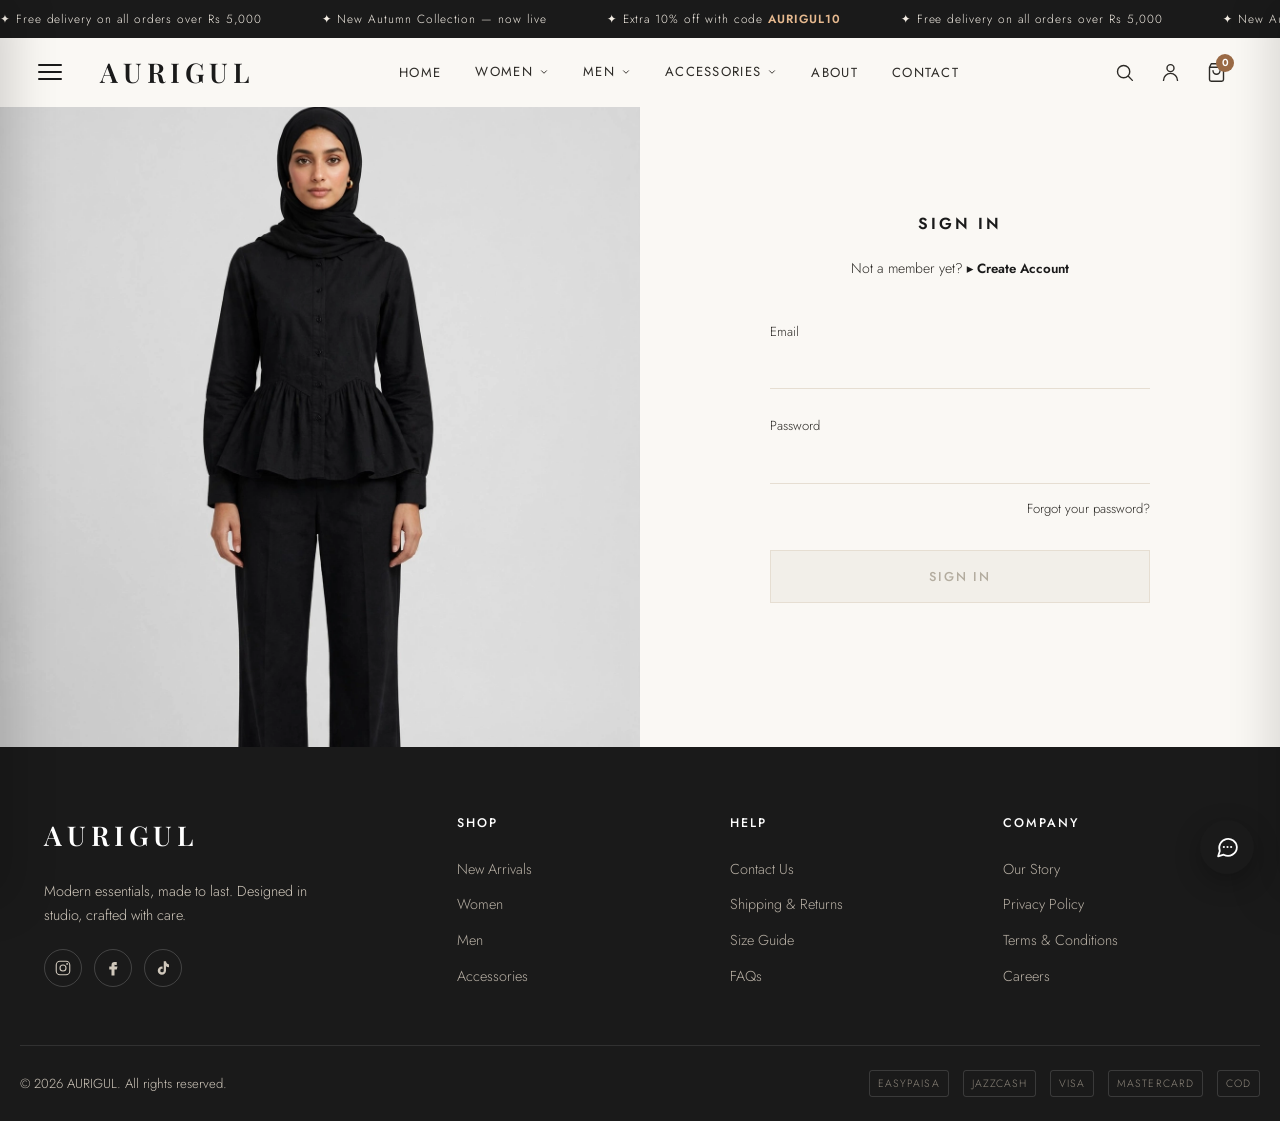
<file: account.html>
<!DOCTYPE html>
<html lang="en">
<head>
  <meta charset="UTF-8" />
  <meta name="viewport" content="width=device-width, initial-scale=1.0" />
  <meta name="description" content="Sign in to your AURIGUL account or create a new one to track orders, save favourites and check out faster." />
  <title>My Account — AURIGUL</title>
  <link rel="preconnect" href="https://fonts.googleapis.com" />
  <link rel="preconnect" href="https://fonts.gstatic.com" crossorigin />
  <link href="https://fonts.googleapis.com/css2?family=Jost:wght@300;400;500;600&family=Playfair+Display:ital,wght@0,400;0,500;0,600;0,700;1,400&display=swap" rel="stylesheet" />
  <link rel="stylesheet" href="css/style.css?v=34" />
  <link rel="icon" href="data:image/svg+xml,<svg xmlns='http://www.w3.org/2000/svg' viewBox='0 0 100 100'><text y='.9em' font-size='90' font-family='serif'>A</text></svg>" />
</head>
<body>

  <div class="announcement"><div class="announcement__track">
    <span>✦ Free delivery on all orders over Rs 5,000</span><span>✦ New Autumn Collection — now live</span><span>✦ Extra 10% off with code <strong>AURIGUL10</strong></span>
    <span>✦ Free delivery on all orders over Rs 5,000</span><span>✦ New Autumn Collection — now live</span><span>✦ Extra 10% off with code <strong>AURIGUL10</strong></span>
  </div></div>

  <header class="header" id="header">
    <nav class="nav container">
      <div class="nav__brand">
        <button class="nav__toggle" id="navToggle" aria-label="Open menu" aria-expanded="false"><span></span><span></span><span></span></button>
        <button class="menu-ham" id="menuToggle" aria-label="Open menu" aria-expanded="false"><span></span><span></span><span></span></button>
        <a href="index.html" class="logo">AURIGUL</a>
      </div>
      <ul class="nav__menu" id="navMenu">
        <li><a href="index.html" class="nav__link">Home</a></li>
        <li><a href="shop.html?cat=Women" class="nav__link">Women</a></li>
        <li><a href="shop.html?cat=Men" class="nav__link">Men</a></li>
        <li><a href="shop.html?cat=Accessories" class="nav__link">Accessories</a></li>
        <li><a href="about.html" class="nav__link">About</a></li>
        <li><a href="contact.html" class="nav__link">Contact</a></li>
      </ul>
      <div class="nav__actions">
        <button class="icon-btn" id="searchOpen" aria-label="Search"><svg viewBox="0 0 24 24" width="21" height="21"><path d="M21 21l-4.35-4.35M11 18a7 7 0 1 0 0-14 7 7 0 0 0 0 14z" fill="none" stroke="currentColor" stroke-width="1.6" stroke-linecap="round"/></svg></button>
        <a href="account.html" class="icon-btn" aria-label="Account"><svg viewBox="0 0 24 24" width="21" height="21"><path d="M20 21a8 8 0 0 0-16 0M12 11a4 4 0 1 0 0-8 4 4 0 0 0 0 8z" fill="none" stroke="currentColor" stroke-width="1.6" stroke-linecap="round"/></svg></a>
        <button class="icon-btn cart-btn" id="cartOpen" aria-label="Cart"><svg viewBox="0 0 24 24" width="21" height="21"><path d="M6 2l-2 4v14a2 2 0 0 0 2 2h12a2 2 0 0 0 2-2V6l-2-4H6zM4 6h16M16 10a4 4 0 0 1-8 0" fill="none" stroke="currentColor" stroke-width="1.6" stroke-linecap="round" stroke-linejoin="round"/></svg><span class="cart-count" id="cartCount">0</span></button>
      </div>
    </nav>
  </header>
  <div class="nav-overlay" id="navOverlay"></div>

  <div class="search-overlay" id="searchOverlay">
    <div class="search-box">
      <p class="search-box__label">What are you looking for?</p>
      <form class="search-box__form" onsubmit="return false;"><svg viewBox="0 0 24 24" width="22" height="22"><path d="M21 21l-4.35-4.35M11 18a7 7 0 1 0 0-14 7 7 0 0 0 0 14z" fill="none" stroke="currentColor" stroke-width="1.6" stroke-linecap="round"/></svg><input type="text" placeholder="Search products…" /></form>
    </div>
    <button class="search-close" id="searchClose" aria-label="Close search">&times;</button>
  </div>

  <!-- Split auth: image left, form right -->
  <section class="auth">
    <div class="auth__media" style="background-image:url('images/women/blouses/blouses-01.webp')"></div>
    <div class="auth__panel">

      <!-- Sign In -->
      <div class="auth__form" id="signinView">
        <h2 class="auth__title">Sign In</h2>
        <p class="auth__switch">Not a member yet? <button type="button" class="auth__link" id="toCreate">&#9656; Create Account</button></p>
        <form id="signinForm" novalidate>
          <div class="auth-field"><label for="siEmail">Email</label><input id="siEmail" type="email" autocomplete="email" required /></div>
          <div class="auth-field"><label for="siPass">Password</label><input id="siPass" type="password" autocomplete="current-password" required /></div>
          <a href="#" class="auth__forgot" id="forgotLink">Forgot your password?</a>
          <button type="submit" class="auth-btn" id="signinBtn" disabled>Sign In</button>
          <p class="auth-note" id="signinNote"></p>
        </form>
      </div>

      <!-- Create Account -->
      <div class="auth__form" id="createView" hidden>
        <h2 class="auth__title">Create Account</h2>
        <p class="auth__switch">Already a member? <button type="button" class="auth__link" id="toSignin">&#9656; Sign in</button></p>
        <form id="createForm" novalidate>
          <div class="auth-field"><label for="cFn">First name</label><input id="cFn" type="text" required /></div>
          <div class="auth-field"><label for="cLn">Last name</label><input id="cLn" type="text" required /></div>
          <div class="auth-field"><label for="cPhone">Phone</label><input id="cPhone" type="tel" required /></div>
          <div class="auth-field"><label for="cEmail">Email</label><input id="cEmail" type="email" required /></div>
          <div class="auth-field"><label for="cPass">Password</label><input id="cPass" type="password" required /></div>
          <label class="auth-check">
            <input type="checkbox" id="cAgree" />
            <span>By signing up I agree to the <a href="terms.html">Terms and Conditions</a> and confirm that I have read and understood the <a href="privacy.html">Privacy Policy</a>.</span>
          </label>
          <button type="submit" class="auth-btn" id="createBtn" disabled>Create</button>
          <p class="auth-note" id="createNote"></p>
        </form>
      </div>

    </div>
  </section>

  <footer class="footer">
    <div class="footer__grid container">
      <div class="footer__brand">
        <a href="index.html" class="logo logo--light">AURIGUL</a>
        <p>Modern essentials, made to last. Designed in studio, crafted with care.</p>
        <div class="socials">
          <a href="#" aria-label="Instagram"><svg viewBox="0 0 24 24" width="18" height="18"><rect x="3" y="3" width="18" height="18" rx="5" fill="none" stroke="currentColor" stroke-width="1.5"/><circle cx="12" cy="12" r="4" fill="none" stroke="currentColor" stroke-width="1.5"/><circle cx="17.5" cy="6.5" r="1.2" fill="currentColor"/></svg></a>
          <a href="#" aria-label="Facebook"><svg viewBox="0 0 24 24" width="18" height="18"><path d="M14 8h3V4h-3a4 4 0 0 0-4 4v2H7v4h3v8h4v-8h3l1-4h-4V8a1 1 0 0 1 1-1z" fill="currentColor"/></svg></a>
          <a href="#" aria-label="TikTok"><svg viewBox="0 0 24 24" width="18" height="18"><path d="M16 3c.3 2.3 1.9 4 4 4.3V11c-1.6 0-3-.5-4-1.3v5.8a5.5 5.5 0 1 1-5.5-5.5c.3 0 .6 0 .9.1v3.2a2.3 2.3 0 1 0 1.6 2.2V3H16z" fill="currentColor"/></svg></a>
        </div>
      </div>
      <div class="footer__col"><h5>Shop</h5><a href="shop.html">New Arrivals</a><a href="shop.html?cat=Women">Women</a><a href="shop.html?cat=Men">Men</a><a href="shop.html?cat=Accessories">Accessories</a></div>
      <div class="footer__col"><h5>Help</h5><a href="contact.html">Contact Us</a><a href="#">Shipping & Returns</a><a href="#">Size Guide</a><a href="#">FAQs</a></div>
      <div class="footer__col"><h5>Company</h5><a href="about.html">Our Story</a><a href="privacy.html">Privacy Policy</a><a href="terms.html">Terms & Conditions</a><a href="#">Careers</a></div>
    </div>
    <div class="footer__bottom container">
      <p>© <span id="year"></span> AURIGUL. All rights reserved.</p>
      <div class="pay"><span>EASYPAISA</span><span>JAZZCASH</span><span>VISA</span><span>MASTERCARD</span><span>COD</span></div>
    </div>
  </footer>

  <div class="drawer" id="cartDrawer" aria-hidden="true">
    <div class="drawer__head"><h3>Your Cart (<span id="drawerCount">0</span>)</h3><button class="drawer__close" id="cartClose" aria-label="Close cart">&times;</button></div>
    <div class="drawer__body" id="cartItems"></div>
    <div class="drawer__foot">
      <div class="drawer__subtotal"><span>Subtotal</span><strong id="cartTotal">Rs 0</strong></div>
      <p class="drawer__ship">Shipping & taxes calculated at checkout.</p>
      <button class="btn btn--dark btn--block" id="checkoutBtn">Checkout</button>
      <button class="btn btn--ghost btn--block" id="continueBtn">Continue shopping</button>
    </div>
  </div>
  <div class="drawer-overlay" id="drawerOverlay"></div>

  <button class="to-top" id="toTop" aria-label="Back to top">↑</button>
  <div class="toast" id="toast"></div>

  <script src="js/main.js?v=34"></script>
  <script>
    (function () {
      const $ = id => document.getElementById(id);
      const emailOk = v => /\S+@\S+\.\S+/.test(v.trim());

      // ----- Toggle Sign In <-> Create Account -----
      const signinView = $("signinView"), createView = $("createView");
      $("toCreate").addEventListener("click", () => { signinView.hidden = true;  createView.hidden = false; });
      $("toSignin").addEventListener("click", () => { createView.hidden = true;  signinView.hidden = false; });

      // ----- Sign In: enable button only when email + password are filled -----
      const siEmail = $("siEmail"), siPass = $("siPass"), signinBtn = $("signinBtn");
      const validSignin = () => { signinBtn.disabled = !(emailOk(siEmail.value) && siPass.value.length > 0); };
      [siEmail, siPass].forEach(el => el.addEventListener("input", validSignin));

      // ----- Create: enable only when all fields filled AND checkbox ticked -----
      const cFn = $("cFn"), cLn = $("cLn"), cPhone = $("cPhone"), cEmail = $("cEmail"),
            cPass = $("cPass"), cAgree = $("cAgree"), createBtn = $("createBtn");
      const validCreate = () => {
        createBtn.disabled = !(
          cFn.value.trim() && cLn.value.trim() && cPhone.value.trim() &&
          emailOk(cEmail.value) && cPass.value.length > 0 && cAgree.checked
        );
      };
      [cFn, cLn, cPhone, cEmail, cPass].forEach(el => el.addEventListener("input", validCreate));
      cAgree.addEventListener("change", validCreate);

      // ----- Submits (demo — no backend) -----
      $("signinForm").addEventListener("submit", e => {
        e.preventDefault();
        $("signinNote").textContent = "✓ You have been signed in successfully!";
      });
      $("createForm").addEventListener("submit", e => {
        e.preventDefault();
        $("createNote").textContent = "🎉 Your account has been created successfully!";
      });
      $("forgotLink").addEventListener("click", e => {
        e.preventDefault();
        $("signinNote").textContent = "A password-reset link would be emailed to you (demo).";
      });
    })();
  </script>
  <script src="js/chat.js?v=34"></script>
</body>
</html>
</file>
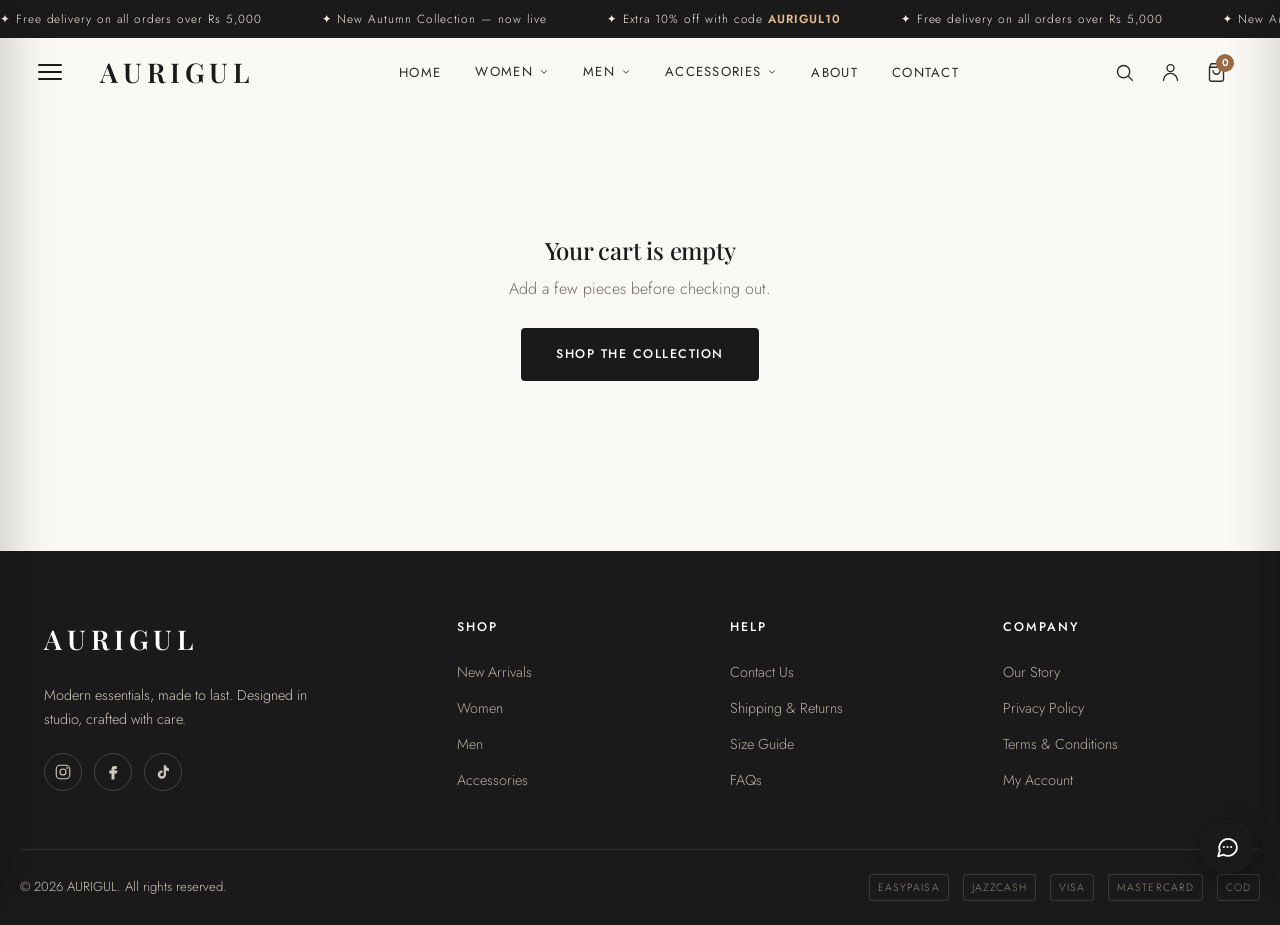
<file: checkout.html>
<!DOCTYPE html>
<html lang="en">
<head>
  <meta charset="UTF-8" />
  <meta name="viewport" content="width=device-width, initial-scale=1.0" />
  <meta name="description" content="Checkout — complete your AURIGUL order." />
  <title>Checkout — AURIGUL</title>
  <link rel="preconnect" href="https://fonts.googleapis.com" />
  <link rel="preconnect" href="https://fonts.gstatic.com" crossorigin />
  <link href="https://fonts.googleapis.com/css2?family=Jost:wght@300;400;500;600&family=Playfair+Display:ital,wght@0,400;0,500;0,600;0,700;1,400&display=swap" rel="stylesheet" />
  <link rel="stylesheet" href="css/style.css?v=34" />
  <link rel="icon" href="data:image/svg+xml,<svg xmlns='http://www.w3.org/2000/svg' viewBox='0 0 100 100'><text y='.9em' font-size='90' font-family='serif'>A</text></svg>" />
</head>
<body>

  <div class="announcement"><div class="announcement__track">
    <span>✦ Free delivery on all orders over Rs 5,000</span><span>✦ New Autumn Collection — now live</span><span>✦ Extra 10% off with code <strong>AURIGUL10</strong></span>
    <span>✦ Free delivery on all orders over Rs 5,000</span><span>✦ New Autumn Collection — now live</span><span>✦ Extra 10% off with code <strong>AURIGUL10</strong></span>
  </div></div>

  <header class="header" id="header">
    <nav class="nav container">
      <div class="nav__brand">
        <button class="nav__toggle" id="navToggle" aria-label="Open menu" aria-expanded="false"><span></span><span></span><span></span></button>
        <button class="menu-ham" id="menuToggle" aria-label="Open menu" aria-expanded="false"><span></span><span></span><span></span></button>
        <a href="index.html" class="logo">AURIGUL</a>
      </div>
      <ul class="nav__menu" id="navMenu">
        <li><a href="index.html" class="nav__link">Home</a></li>
        <li><a href="shop.html?cat=Women" class="nav__link">Women</a></li>
        <li><a href="shop.html?cat=Men" class="nav__link">Men</a></li>
        <li><a href="shop.html?cat=Accessories" class="nav__link">Accessories</a></li>
        <li><a href="about.html" class="nav__link">About</a></li>
        <li><a href="contact.html" class="nav__link">Contact</a></li>
      </ul>
      <div class="nav__actions">
        <button class="icon-btn" id="searchOpen" aria-label="Search"><svg viewBox="0 0 24 24" width="21" height="21"><path d="M21 21l-4.35-4.35M11 18a7 7 0 1 0 0-14 7 7 0 0 0 0 14z" fill="none" stroke="currentColor" stroke-width="1.6" stroke-linecap="round"/></svg></button>
        <a href="account.html" class="icon-btn" aria-label="Account"><svg viewBox="0 0 24 24" width="21" height="21"><path d="M20 21a8 8 0 0 0-16 0M12 11a4 4 0 1 0 0-8 4 4 0 0 0 0 8z" fill="none" stroke="currentColor" stroke-width="1.6" stroke-linecap="round"/></svg></a>
        <button class="icon-btn cart-btn" id="cartOpen" aria-label="Cart"><svg viewBox="0 0 24 24" width="21" height="21"><path d="M6 2l-2 4v14a2 2 0 0 0 2 2h12a2 2 0 0 0 2-2V6l-2-4H6zM4 6h16M16 10a4 4 0 0 1-8 0" fill="none" stroke="currentColor" stroke-width="1.6" stroke-linecap="round" stroke-linejoin="round"/></svg><span class="cart-count" id="cartCount">0</span></button>
      </div>
    </nav>
  </header>
  <div class="nav-overlay" id="navOverlay"></div>

  <div class="search-overlay" id="searchOverlay">
    <div class="search-box">
      <p class="search-box__label">What are you looking for?</p>
      <form class="search-box__form" onsubmit="return false;"><svg viewBox="0 0 24 24" width="22" height="22"><path d="M21 21l-4.35-4.35M11 18a7 7 0 1 0 0-14 7 7 0 0 0 0 14z" fill="none" stroke="currentColor" stroke-width="1.6" stroke-linecap="round"/></svg><input type="text" placeholder="Search products…" /></form>
    </div>
    <button class="search-close" id="searchClose" aria-label="Close search">&times;</button>
  </div>

  <div class="container">
    <!-- Checkout view -->
    <section class="checkout" id="checkoutView">
      <div class="checkout__form">
        <div class="checkout__head">
          <h1>Checkout</h1>
          <p>Enter your details below to complete your order.</p>
        </div>

        <form class="form-grid" id="checkoutForm" novalidate>
          <h3>Contact</h3>
          <div class="field"><label for="coEmail">Email</label><input id="coEmail" type="email" required /></div>
          <div class="field"><label for="coPhone">Phone</label><input id="coPhone" type="tel" required /></div>

          <h3>Shipping address</h3>
          <div class="row2">
            <div class="field"><label for="coFn">First name</label><input id="coFn" type="text" required /></div>
            <div class="field"><label for="coLn">Last name</label><input id="coLn" type="text" required /></div>
          </div>
          <div class="field"><label for="coAddr">Address</label><input id="coAddr" type="text" required /></div>
          <div class="row2">
            <div class="field"><label for="coCity">City</label><input id="coCity" type="text" required /></div>
            <div class="field"><label for="coPostal">Postal code</label><input id="coPostal" type="text" required /></div>
          </div>
          <div class="field">
            <label for="coProvince">Province</label>
            <select id="coProvince" required>
              <option value="">Select a province</option>
              <option>Punjab</option>
              <option>Sindh</option>
              <option>Khyber Pakhtunkhwa</option>
              <option>Balochistan</option>
              <option>Islamabad Capital Territory</option>
              <option>Gilgit-Baltistan</option>
              <option>Azad Jammu &amp; Kashmir</option>
            </select>
          </div>

          <h3>Payment method</h3>
          <div class="pay-methods">
            <label class="pay-method"><input type="radio" name="pay" value="Cash on Delivery" checked /> <span>Cash on Delivery (COD)</span></label>
            <label class="pay-method"><input type="radio" name="pay" value="Easypaisa" /> <span>Easypaisa</span></label>
            <label class="pay-method"><input type="radio" name="pay" value="JazzCash" /> <span>JazzCash</span></label>
            <label class="pay-method"><input type="radio" name="pay" value="Card" /> <span>Debit / Credit Card</span></label>
          </div>

          <button type="submit" class="btn btn--dark btn--block" id="placeOrderBtn">Confirm Order</button>
        </form>
      </div>

      <aside class="summary" id="summary">
        <h3>Order summary</h3>
        <div id="summaryItems"></div>
        <div class="summary-row"><span>Subtotal</span><span id="sumSubtotal">Rs 0</span></div>
        <div class="summary-row"><span>Shipping</span><span id="sumShipping">Rs 0</span></div>
        <div class="summary-total"><span>Total</span><strong id="sumTotal">Rs 0</strong></div>
      </aside>
    </section>

    <!-- Order confirmed view -->
    <section class="order-confirmed" id="orderConfirmed" hidden>
      <div class="order-confirmed__check">
        <svg viewBox="0 0 24 24" width="40" height="40"><path d="M20 6L9 17l-5-5" fill="none" stroke="currentColor" stroke-width="2.2" stroke-linecap="round" stroke-linejoin="round"/></svg>
      </div>
      <h1>Your order has been confirmed!</h1>
      <p>Thank you for shopping with AURIGUL. Your order <span class="order-confirmed__num" id="orderNumber"></span> has been placed successfully.</p>
      <p>A confirmation has been sent to your email, and we'll notify you once it ships.</p>
      <a href="shop.html" class="btn btn--dark">Continue shopping</a>
    </section>
  </div>

  <footer class="footer">
    <div class="footer__grid container">
      <div class="footer__brand">
        <a href="index.html" class="logo logo--light">AURIGUL</a>
        <p>Modern essentials, made to last. Designed in studio, crafted with care.</p>
        <div class="socials">
          <a href="#" aria-label="Instagram"><svg viewBox="0 0 24 24" width="18" height="18"><rect x="3" y="3" width="18" height="18" rx="5" fill="none" stroke="currentColor" stroke-width="1.5"/><circle cx="12" cy="12" r="4" fill="none" stroke="currentColor" stroke-width="1.5"/><circle cx="17.5" cy="6.5" r="1.2" fill="currentColor"/></svg></a>
          <a href="#" aria-label="Facebook"><svg viewBox="0 0 24 24" width="18" height="18"><path d="M14 8h3V4h-3a4 4 0 0 0-4 4v2H7v4h3v8h4v-8h3l1-4h-4V8a1 1 0 0 1 1-1z" fill="currentColor"/></svg></a>
          <a href="#" aria-label="TikTok"><svg viewBox="0 0 24 24" width="18" height="18"><path d="M16 3c.3 2.3 1.9 4 4 4.3V11c-1.6 0-3-.5-4-1.3v5.8a5.5 5.5 0 1 1-5.5-5.5c.3 0 .6 0 .9.1v3.2a2.3 2.3 0 1 0 1.6 2.2V3H16z" fill="currentColor"/></svg></a>
        </div>
      </div>
      <div class="footer__col"><h5>Shop</h5><a href="shop.html">New Arrivals</a><a href="shop.html?cat=Women">Women</a><a href="shop.html?cat=Men">Men</a><a href="shop.html?cat=Accessories">Accessories</a></div>
      <div class="footer__col"><h5>Help</h5><a href="contact.html">Contact Us</a><a href="#">Shipping & Returns</a><a href="#">Size Guide</a><a href="#">FAQs</a></div>
      <div class="footer__col"><h5>Company</h5><a href="about.html">Our Story</a><a href="privacy.html">Privacy Policy</a><a href="terms.html">Terms & Conditions</a><a href="account.html">My Account</a></div>
    </div>
    <div class="footer__bottom container">
      <p>© <span id="year"></span> AURIGUL. All rights reserved.</p>
      <div class="pay"><span>EASYPAISA</span><span>JAZZCASH</span><span>VISA</span><span>MASTERCARD</span><span>COD</span></div>
    </div>
  </footer>

  <div class="drawer" id="cartDrawer" aria-hidden="true">
    <div class="drawer__head"><h3>Your Cart (<span id="drawerCount">0</span>)</h3><button class="drawer__close" id="cartClose" aria-label="Close cart">&times;</button></div>
    <div class="drawer__body" id="cartItems"></div>
    <div class="drawer__foot">
      <div class="drawer__subtotal"><span>Subtotal</span><strong id="cartTotal">Rs 0</strong></div>
      <p class="drawer__ship">Shipping & taxes calculated at checkout.</p>
      <button class="btn btn--dark btn--block" id="checkoutBtn">Checkout</button>
      <button class="btn btn--ghost btn--block" id="continueBtn">Continue shopping</button>
    </div>
  </div>
  <div class="drawer-overlay" id="drawerOverlay"></div>

  <button class="to-top" id="toTop" aria-label="Back to top">↑</button>
  <div class="toast" id="toast"></div>

  <script src="js/main.js?v=34"></script>
  <script>
    document.addEventListener("DOMContentLoaded", () => {
      const A = window.AURIGUL;
      if (!A) return;
      const cart = A.getCart();

      const SHIPPING = 200;      // flat shipping fee (PKR)
      const FREE_OVER = 5000;    // free delivery threshold

      const view = document.getElementById("checkoutView");
      const confirmed = document.getElementById("orderConfirmed");
      const itemsBox = document.getElementById("summaryItems");

      // Empty cart → friendly message instead of the form
      if (!cart.length) {
        view.innerHTML =
          '<div style="grid-column:1/-1;text-align:center;padding:80px 0;">' +
          '<h1 style="margin-bottom:12px;">Your cart is empty</h1>' +
          '<p style="color:var(--muted);margin-bottom:26px;">Add a few pieces before checking out.</p>' +
          '<a href="shop.html" class="btn btn--dark">Shop the collection</a></div>';
        return;
      }

      // Render order summary
      const { total: subtotal } = A.cartTotals();
      const shipping = subtotal >= FREE_OVER ? 0 : SHIPPING;
      const total = subtotal + shipping;

      itemsBox.innerHTML = cart.map(x => `
        <div class="summary-item">
          <img src="${x.img}" alt="${x.name}" />
          <div>
            <div class="summary-item__name">${x.name}</div>
            <div class="summary-item__qty">Qty ${x.qty}</div>
          </div>
          <div class="summary-item__price">${A.money(x.price * x.qty)}</div>
        </div>`).join("");

      document.getElementById("sumSubtotal").textContent = A.money(subtotal);
      document.getElementById("sumShipping").textContent = shipping === 0 ? "Free" : A.money(shipping);
      document.getElementById("sumTotal").textContent = A.money(total);

      // Place order
      document.getElementById("checkoutForm").addEventListener("submit", e => {
        e.preventDefault();
        // simple required-field check (some browsers skip native validation with novalidate)
        const form = e.target;
        const missing = [...form.querySelectorAll("[required]")].some(el => !el.value.trim());
        if (missing) { A.toast("Please fill in all the details."); return; }

        const orderNo = "AURIGUL-" + Math.floor(100000 + Math.random() * 900000);
        document.getElementById("orderNumber").textContent = "#" + orderNo;

        A.clearCart();                 // empty the cart after ordering
        view.hidden = true;
        confirmed.hidden = false;
        window.scrollTo({ top: 0, behavior: "smooth" });
      });
    });
  </script>
  <script src="js/chat.js?v=34"></script>
</body>
</html>
</file>
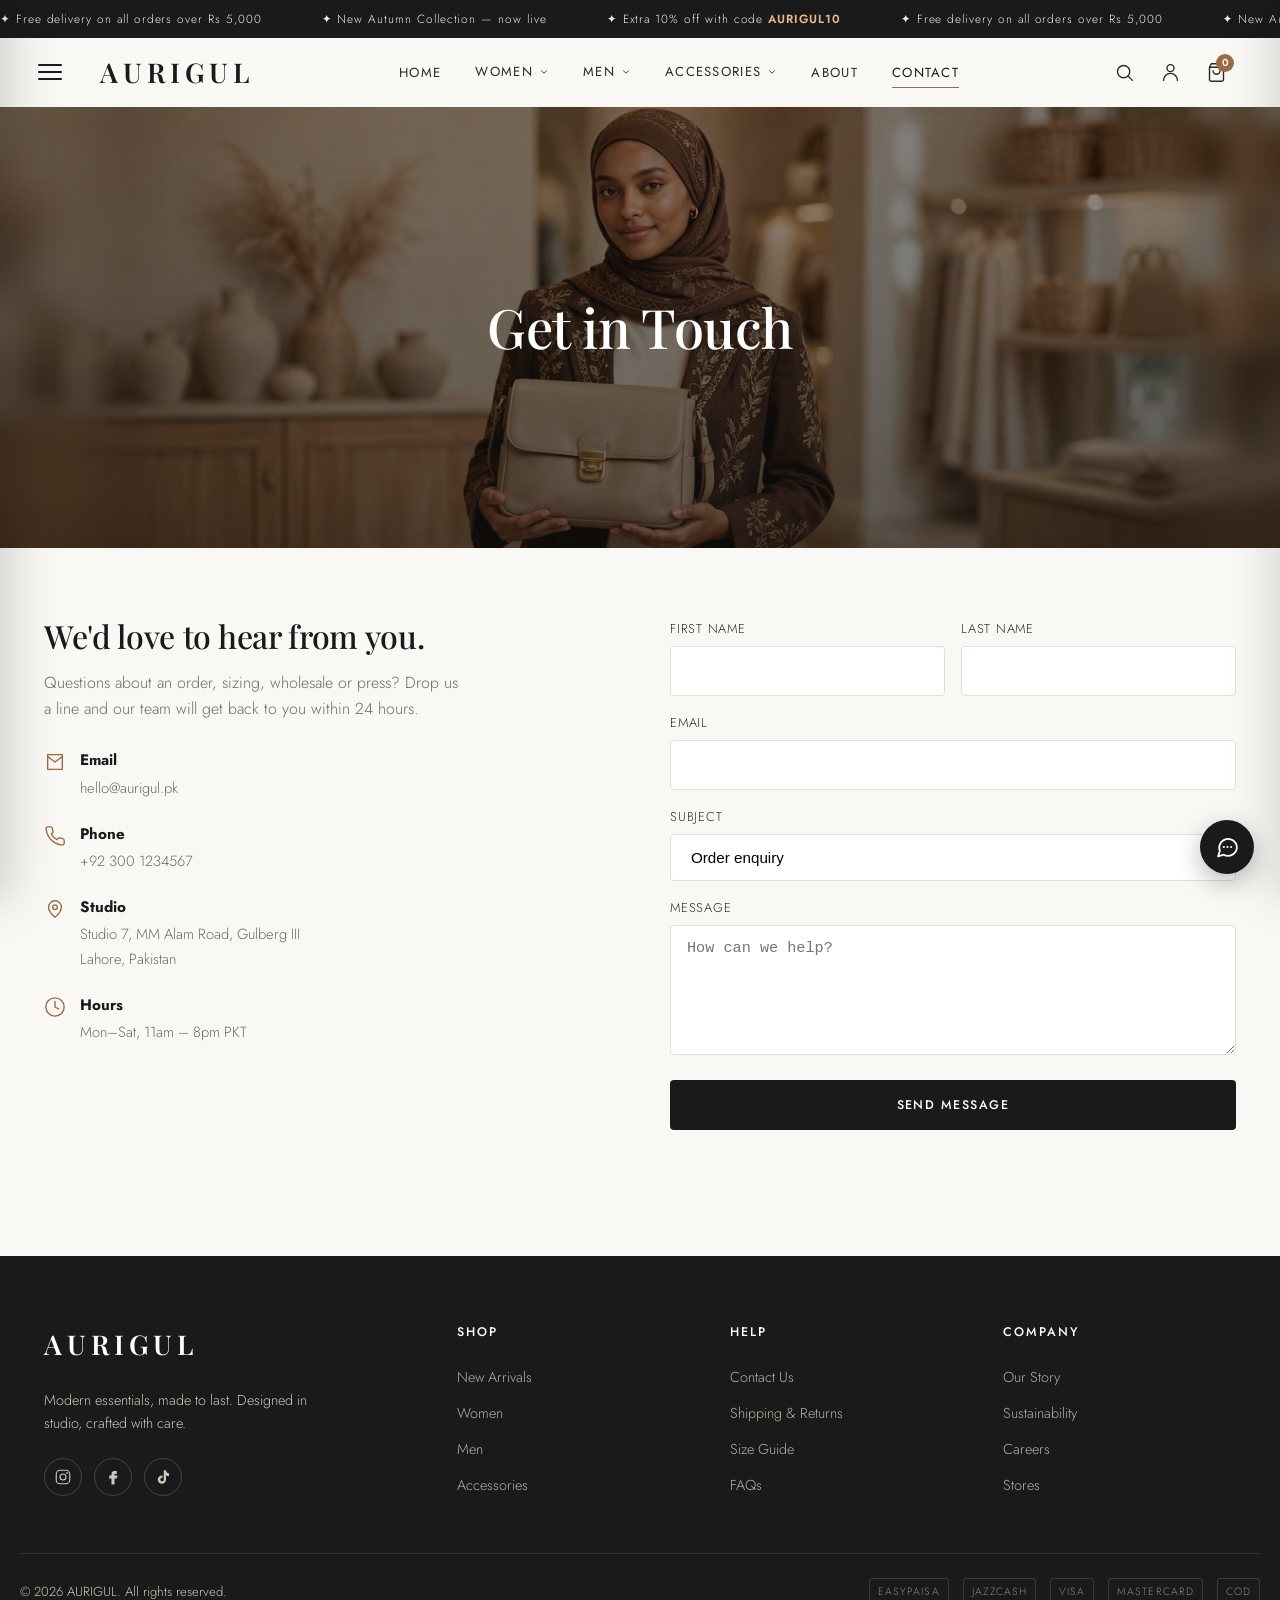
<file: contact.html>
<!DOCTYPE html>
<html lang="en">
<head>
  <meta charset="UTF-8" />
  <meta name="viewport" content="width=device-width, initial-scale=1.0" />
  <meta name="description" content="Get in touch with AURIGUL — questions about orders, sizing, wholesale or press." />
  <title>Contact — AURIGUL</title>
  <link rel="preconnect" href="https://fonts.googleapis.com" />
  <link rel="preconnect" href="https://fonts.gstatic.com" crossorigin />
  <link href="https://fonts.googleapis.com/css2?family=Jost:wght@300;400;500;600&family=Playfair+Display:ital,wght@0,400;0,500;0,600;0,700;1,400&display=swap" rel="stylesheet" />
  <link rel="stylesheet" href="css/style.css?v=34" />
  <link rel="icon" href="data:image/svg+xml,<svg xmlns='http://www.w3.org/2000/svg' viewBox='0 0 100 100'><text y='.9em' font-size='90' font-family='serif'>A</text></svg>" />
</head>
<body>

  <div class="announcement"><div class="announcement__track">
    <span>✦ Free delivery on all orders over Rs 5,000</span><span>✦ New Autumn Collection — now live</span><span>✦ Extra 10% off with code <strong>AURIGUL10</strong></span>
    <span>✦ Free delivery on all orders over Rs 5,000</span><span>✦ New Autumn Collection — now live</span><span>✦ Extra 10% off with code <strong>AURIGUL10</strong></span>
  </div></div>

  <header class="header" id="header">
    <nav class="nav container">
      <div class="nav__brand">
        <button class="nav__toggle" id="navToggle" aria-label="Open menu" aria-expanded="false"><span></span><span></span><span></span></button>
        <button class="menu-ham" id="menuToggle" aria-label="Open menu" aria-expanded="false"><span></span><span></span><span></span></button>
        <a href="index.html" class="logo">AURIGUL</a>
      </div>
      <ul class="nav__menu" id="navMenu">
        <li><a href="index.html" class="nav__link">Home</a></li>
        <li><a href="shop.html?cat=Women" class="nav__link">Women</a></li>
        <li><a href="shop.html?cat=Men" class="nav__link">Men</a></li>
        <li><a href="shop.html?cat=Accessories" class="nav__link">Accessories</a></li>
        <li><a href="about.html" class="nav__link">About</a></li>
        <li><a href="contact.html" class="nav__link active">Contact</a></li>
      </ul>
      <div class="nav__actions">
        <button class="icon-btn" id="searchOpen" aria-label="Search"><svg viewBox="0 0 24 24" width="21" height="21"><path d="M21 21l-4.35-4.35M11 18a7 7 0 1 0 0-14 7 7 0 0 0 0 14z" fill="none" stroke="currentColor" stroke-width="1.6" stroke-linecap="round"/></svg></button>
        <a href="account.html" class="icon-btn" aria-label="Account"><svg viewBox="0 0 24 24" width="21" height="21"><path d="M20 21a8 8 0 0 0-16 0M12 11a4 4 0 1 0 0-8 4 4 0 0 0 0 8z" fill="none" stroke="currentColor" stroke-width="1.6" stroke-linecap="round"/></svg></a>
        <button class="icon-btn cart-btn" id="cartOpen" aria-label="Cart"><svg viewBox="0 0 24 24" width="21" height="21"><path d="M6 2l-2 4v14a2 2 0 0 0 2 2h12a2 2 0 0 0 2-2V6l-2-4H6zM4 6h16M16 10a4 4 0 0 1-8 0" fill="none" stroke="currentColor" stroke-width="1.6" stroke-linecap="round" stroke-linejoin="round"/></svg><span class="cart-count" id="cartCount">0</span></button>
      </div>
    </nav>
  </header>
  <div class="nav-overlay" id="navOverlay"></div>

  <div class="search-overlay" id="searchOverlay">
    <div class="search-box">
      <p class="search-box__label">What are you looking for?</p>
      <form class="search-box__form" onsubmit="return false;"><svg viewBox="0 0 24 24" width="22" height="22"><path d="M21 21l-4.35-4.35M11 18a7 7 0 1 0 0-14 7 7 0 0 0 0 14z" fill="none" stroke="currentColor" stroke-width="1.6" stroke-linecap="round"/></svg><input type="text" placeholder="Search products…" /></form>
    </div>
    <button class="search-close" id="searchClose" aria-label="Close search">&times;</button>
  </div>

  <section class="page-hero page-hero--contact">
    <h1>Get in Touch</h1>
  </section>

  <div class="container">
    <div class="contact">
      <div class="contact__info reveal">
        <h2>We'd love to hear from you.</h2>
        <p>Questions about an order, sizing, wholesale or press? Drop us a line and our team will get back to you within 24 hours.</p>

        <div class="contact__row">
          <svg viewBox="0 0 24 24" width="22" height="22"><path d="M4 4h16v16H4zM4 6l8 6 8-6" fill="none" stroke="currentColor" stroke-width="1.5" stroke-linejoin="round"/></svg>
          <div><h5>Email</h5><p>hello@aurigul.pk</p></div>
        </div>
        <div class="contact__row">
          <svg viewBox="0 0 24 24" width="22" height="22"><path d="M22 16.9v3a2 2 0 0 1-2.2 2 19.8 19.8 0 0 1-8.6-3 19.5 19.5 0 0 1-6-6 19.8 19.8 0 0 1-3-8.6A2 2 0 0 1 4.1 2h3a2 2 0 0 1 2 1.7c.1 1 .4 1.9.7 2.8a2 2 0 0 1-.5 2.1L8.1 9.9a16 16 0 0 0 6 6l1.3-1.3a2 2 0 0 1 2.1-.5c.9.3 1.8.6 2.8.7a2 2 0 0 1 1.7 2z" fill="none" stroke="currentColor" stroke-width="1.5" stroke-linejoin="round"/></svg>
          <div><h5>Phone</h5><p>+92 300 1234567</p></div>
        </div>
        <div class="contact__row">
          <svg viewBox="0 0 24 24" width="22" height="22"><path d="M12 21s-7-6-7-11a7 7 0 0 1 14 0c0 5-7 11-7 11z" fill="none" stroke="currentColor" stroke-width="1.5"/><circle cx="12" cy="10" r="2.5" fill="none" stroke="currentColor" stroke-width="1.5"/></svg>
          <div><h5>Studio</h5><p>Studio 7, MM Alam Road, Gulberg III<br />Lahore, Pakistan</p></div>
        </div>
        <div class="contact__row">
          <svg viewBox="0 0 24 24" width="22" height="22"><path d="M12 22a10 10 0 1 0 0-20 10 10 0 0 0 0 20zM12 6v6l4 2" fill="none" stroke="currentColor" stroke-width="1.5" stroke-linecap="round" stroke-linejoin="round"/></svg>
          <div><h5>Hours</h5><p>Mon–Sat, 11am – 8pm PKT</p></div>
        </div>
      </div>

      <div class="reveal">
        <form class="form-grid" id="contactForm">
          <div class="row2">
            <div class="field"><label for="fn">First name</label><input id="fn" type="text" required /></div>
            <div class="field"><label for="ln">Last name</label><input id="ln" type="text" required /></div>
          </div>
          <div class="field"><label for="em">Email</label><input id="em" type="email" required /></div>
          <div class="field">
            <label for="sub">Subject</label>
            <select id="sub"><option>Order enquiry</option><option>Sizing & fit</option><option>Returns</option><option>Wholesale</option><option>Press</option><option>Other</option></select>
          </div>
          <div class="field"><label for="msg">Message</label><textarea id="msg" required placeholder="How can we help?"></textarea></div>
          <button type="submit" class="btn btn--dark">Send message</button>
          <p class="form-note" id="formNote"></p>
        </form>
      </div>
    </div>
  </div>

  <footer class="footer">
    <div class="footer__grid container">
      <div class="footer__brand">
        <a href="index.html" class="logo logo--light">AURIGUL</a>
        <p>Modern essentials, made to last. Designed in studio, crafted with care.</p>
        <div class="socials">
          <a href="#" aria-label="Instagram"><svg viewBox="0 0 24 24" width="18" height="18"><rect x="3" y="3" width="18" height="18" rx="5" fill="none" stroke="currentColor" stroke-width="1.5"/><circle cx="12" cy="12" r="4" fill="none" stroke="currentColor" stroke-width="1.5"/><circle cx="17.5" cy="6.5" r="1.2" fill="currentColor"/></svg></a>
          <a href="#" aria-label="Facebook"><svg viewBox="0 0 24 24" width="18" height="18"><path d="M14 8h3V4h-3a4 4 0 0 0-4 4v2H7v4h3v8h4v-8h3l1-4h-4V8a1 1 0 0 1 1-1z" fill="currentColor"/></svg></a>
          <a href="#" aria-label="TikTok"><svg viewBox="0 0 24 24" width="18" height="18"><path d="M16 3c.3 2.3 1.9 4 4 4.3V11c-1.6 0-3-.5-4-1.3v5.8a5.5 5.5 0 1 1-5.5-5.5c.3 0 .6 0 .9.1v3.2a2.3 2.3 0 1 0 1.6 2.2V3H16z" fill="currentColor"/></svg></a>
        </div>
      </div>
      <div class="footer__col"><h5>Shop</h5><a href="shop.html">New Arrivals</a><a href="shop.html?cat=Women">Women</a><a href="shop.html?cat=Men">Men</a><a href="shop.html?cat=Accessories">Accessories</a></div>
      <div class="footer__col"><h5>Help</h5><a href="contact.html">Contact Us</a><a href="#">Shipping & Returns</a><a href="#">Size Guide</a><a href="#">FAQs</a></div>
      <div class="footer__col"><h5>Company</h5><a href="about.html">Our Story</a><a href="#">Sustainability</a><a href="#">Careers</a><a href="#">Stores</a></div>
    </div>
    <div class="footer__bottom container">
      <p>© <span id="year"></span> AURIGUL. All rights reserved.</p>
      <div class="pay"><span>EASYPAISA</span><span>JAZZCASH</span><span>VISA</span><span>MASTERCARD</span><span>COD</span></div>
    </div>
  </footer>

  <div class="drawer" id="cartDrawer" aria-hidden="true">
    <div class="drawer__head"><h3>Your Cart (<span id="drawerCount">0</span>)</h3><button class="drawer__close" id="cartClose" aria-label="Close cart">&times;</button></div>
    <div class="drawer__body" id="cartItems"></div>
    <div class="drawer__foot">
      <div class="drawer__subtotal"><span>Subtotal</span><strong id="cartTotal">Rs 0</strong></div>
      <p class="drawer__ship">Shipping & taxes calculated at checkout.</p>
      <button class="btn btn--dark btn--block" id="checkoutBtn">Checkout</button>
      <button class="btn btn--ghost btn--block" id="continueBtn">Continue shopping</button>
    </div>
  </div>
  <div class="drawer-overlay" id="drawerOverlay"></div>

  <button class="to-top" id="toTop" aria-label="Back to top">↑</button>
  <div class="toast" id="toast"></div>

  <script src="js/main.js?v=34"></script>
  <script>
    document.getElementById("contactForm")?.addEventListener("submit", e => {
      e.preventDefault();
      document.getElementById("formNote").textContent = "✓ Thanks! Your message has been sent — we'll reply within 24 hours.";
      e.target.reset();
    });
  </script>
  <script src="js/chat.js?v=34"></script>
</body>
</html>
</file>
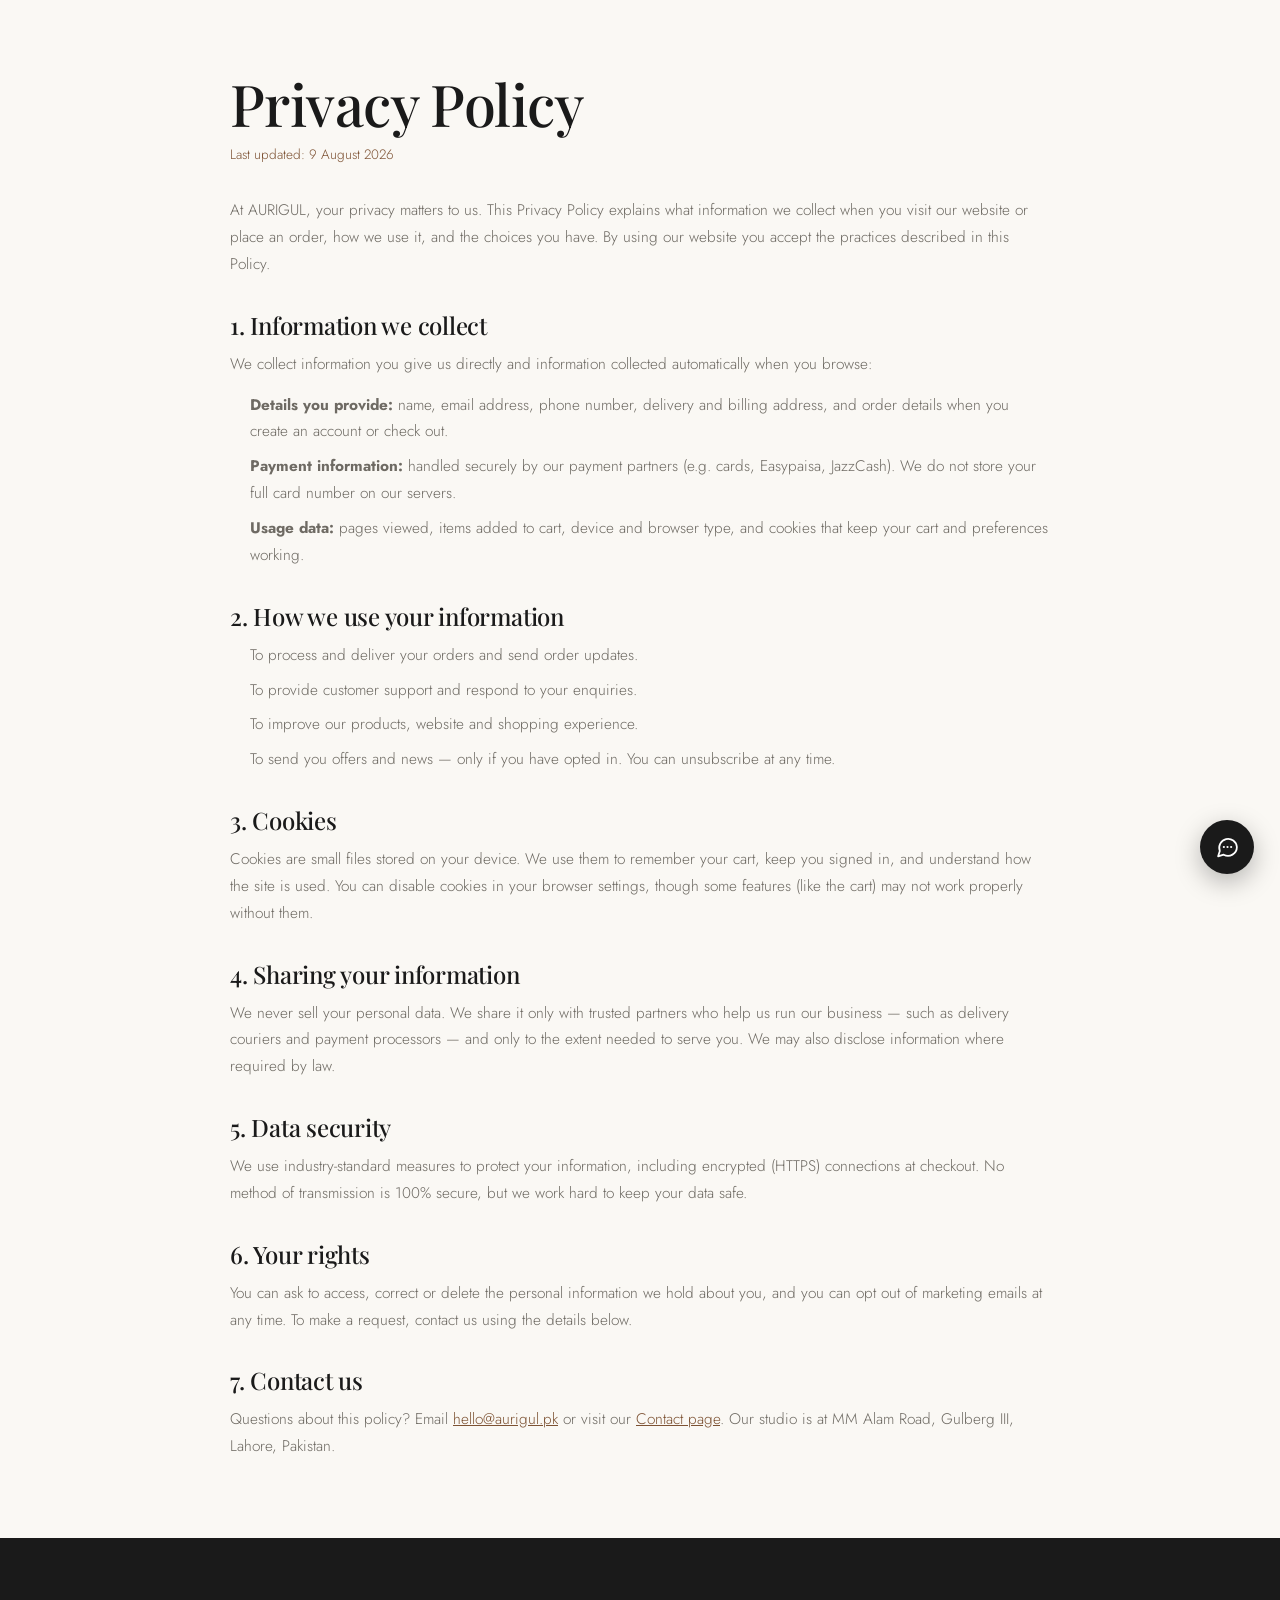
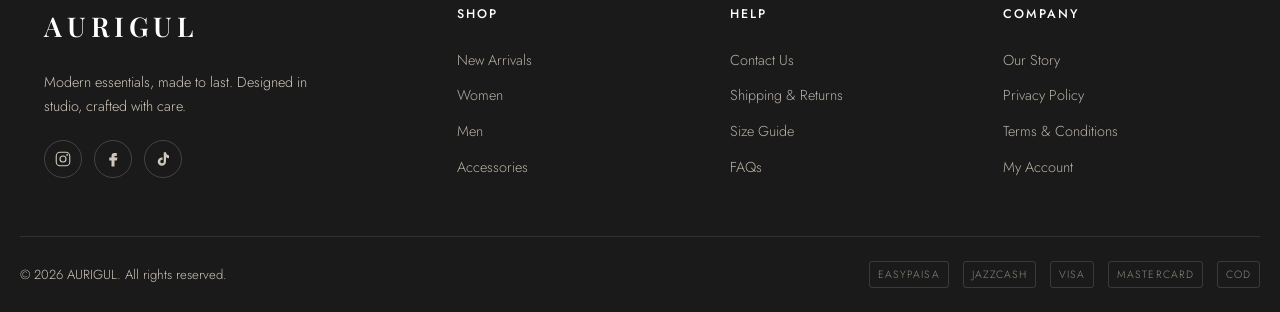
<file: privacy.html>
<!DOCTYPE html>
<html lang="en">
<head>
  <meta charset="UTF-8" />
  <meta name="viewport" content="width=device-width, initial-scale=1.0" />
  <meta name="description" content="AURIGUL Privacy Policy — how we collect, use and protect your personal information." />
  <title>Privacy Policy — AURIGUL</title>
  <link rel="preconnect" href="https://fonts.googleapis.com" />
  <link rel="preconnect" href="https://fonts.gstatic.com" crossorigin />
  <link href="https://fonts.googleapis.com/css2?family=Jost:wght@300;400;500;600&family=Playfair+Display:ital,wght@0,400;0,500;0,600;0,700;1,400&display=swap" rel="stylesheet" />
  <link rel="stylesheet" href="css/style.css?v=34" />
  <link rel="icon" href="data:image/svg+xml,<svg xmlns='http://www.w3.org/2000/svg' viewBox='0 0 100 100'><text y='.9em' font-size='90' font-family='serif'>A</text></svg>" />
</head>
<body>

  <div class="container">
    <div class="legal">
      <h1 class="legal__title">Privacy Policy</h1>
      <p class="updated">Last updated: 9 August 2026</p>

      <p>At AURIGUL, your privacy matters to us. This Privacy Policy explains what information we collect when you visit our website or place an order, how we use it, and the choices you have. By using our website you accept the practices described in this Policy.</p>

      <h2>1. Information we collect</h2>
      <p>We collect information you give us directly and information collected automatically when you browse:</p>
      <ul>
        <li><strong>Details you provide:</strong> name, email address, phone number, delivery and billing address, and order details when you create an account or check out.</li>
        <li><strong>Payment information:</strong> handled securely by our payment partners (e.g. cards, Easypaisa, JazzCash). We do not store your full card number on our servers.</li>
        <li><strong>Usage data:</strong> pages viewed, items added to cart, device and browser type, and cookies that keep your cart and preferences working.</li>
      </ul>

      <h2>2. How we use your information</h2>
      <ul>
        <li>To process and deliver your orders and send order updates.</li>
        <li>To provide customer support and respond to your enquiries.</li>
        <li>To improve our products, website and shopping experience.</li>
        <li>To send you offers and news — only if you have opted in. You can unsubscribe at any time.</li>
      </ul>

      <h2>3. Cookies</h2>
      <p>Cookies are small files stored on your device. We use them to remember your cart, keep you signed in, and understand how the site is used. You can disable cookies in your browser settings, though some features (like the cart) may not work properly without them.</p>

      <h2>4. Sharing your information</h2>
      <p>We never sell your personal data. We share it only with trusted partners who help us run our business — such as delivery couriers and payment processors — and only to the extent needed to serve you. We may also disclose information where required by law.</p>

      <h2>5. Data security</h2>
      <p>We use industry-standard measures to protect your information, including encrypted (HTTPS) connections at checkout. No method of transmission is 100% secure, but we work hard to keep your data safe.</p>

      <h2>6. Your rights</h2>
      <p>You can ask to access, correct or delete the personal information we hold about you, and you can opt out of marketing emails at any time. To make a request, contact us using the details below.</p>

      <h2>7. Contact us</h2>
      <p>Questions about this policy? Email <a href="mailto:hello@aurigul.pk">hello@aurigul.pk</a> or visit our <a href="contact.html">Contact page</a>. Our studio is at MM Alam Road, Gulberg III, Lahore, Pakistan.</p>
    </div>
  </div>

  <footer class="footer">
    <div class="footer__grid container">
      <div class="footer__brand">
        <a href="index.html" class="logo logo--light">AURIGUL</a>
        <p>Modern essentials, made to last. Designed in studio, crafted with care.</p>
        <div class="socials">
          <a href="#" aria-label="Instagram"><svg viewBox="0 0 24 24" width="18" height="18"><rect x="3" y="3" width="18" height="18" rx="5" fill="none" stroke="currentColor" stroke-width="1.5"/><circle cx="12" cy="12" r="4" fill="none" stroke="currentColor" stroke-width="1.5"/><circle cx="17.5" cy="6.5" r="1.2" fill="currentColor"/></svg></a>
          <a href="#" aria-label="Facebook"><svg viewBox="0 0 24 24" width="18" height="18"><path d="M14 8h3V4h-3a4 4 0 0 0-4 4v2H7v4h3v8h4v-8h3l1-4h-4V8a1 1 0 0 1 1-1z" fill="currentColor"/></svg></a>
          <a href="#" aria-label="TikTok"><svg viewBox="0 0 24 24" width="18" height="18"><path d="M16 3c.3 2.3 1.9 4 4 4.3V11c-1.6 0-3-.5-4-1.3v5.8a5.5 5.5 0 1 1-5.5-5.5c.3 0 .6 0 .9.1v3.2a2.3 2.3 0 1 0 1.6 2.2V3H16z" fill="currentColor"/></svg></a>
        </div>
      </div>
      <div class="footer__col"><h5>Shop</h5><a href="shop.html">New Arrivals</a><a href="shop.html?cat=Women">Women</a><a href="shop.html?cat=Men">Men</a><a href="shop.html?cat=Accessories">Accessories</a></div>
      <div class="footer__col"><h5>Help</h5><a href="contact.html">Contact Us</a><a href="#">Shipping & Returns</a><a href="#">Size Guide</a><a href="#">FAQs</a></div>
      <div class="footer__col"><h5>Company</h5><a href="about.html">Our Story</a><a href="privacy.html">Privacy Policy</a><a href="terms.html">Terms & Conditions</a><a href="account.html">My Account</a></div>
    </div>
    <div class="footer__bottom container">
      <p>© 2026 AURIGUL. All rights reserved.</p>
      <div class="pay"><span>EASYPAISA</span><span>JAZZCASH</span><span>VISA</span><span>MASTERCARD</span><span>COD</span></div>
    </div>
  </footer>

  <script src="js/chat.js?v=34"></script>
</body>
</html>
</file>
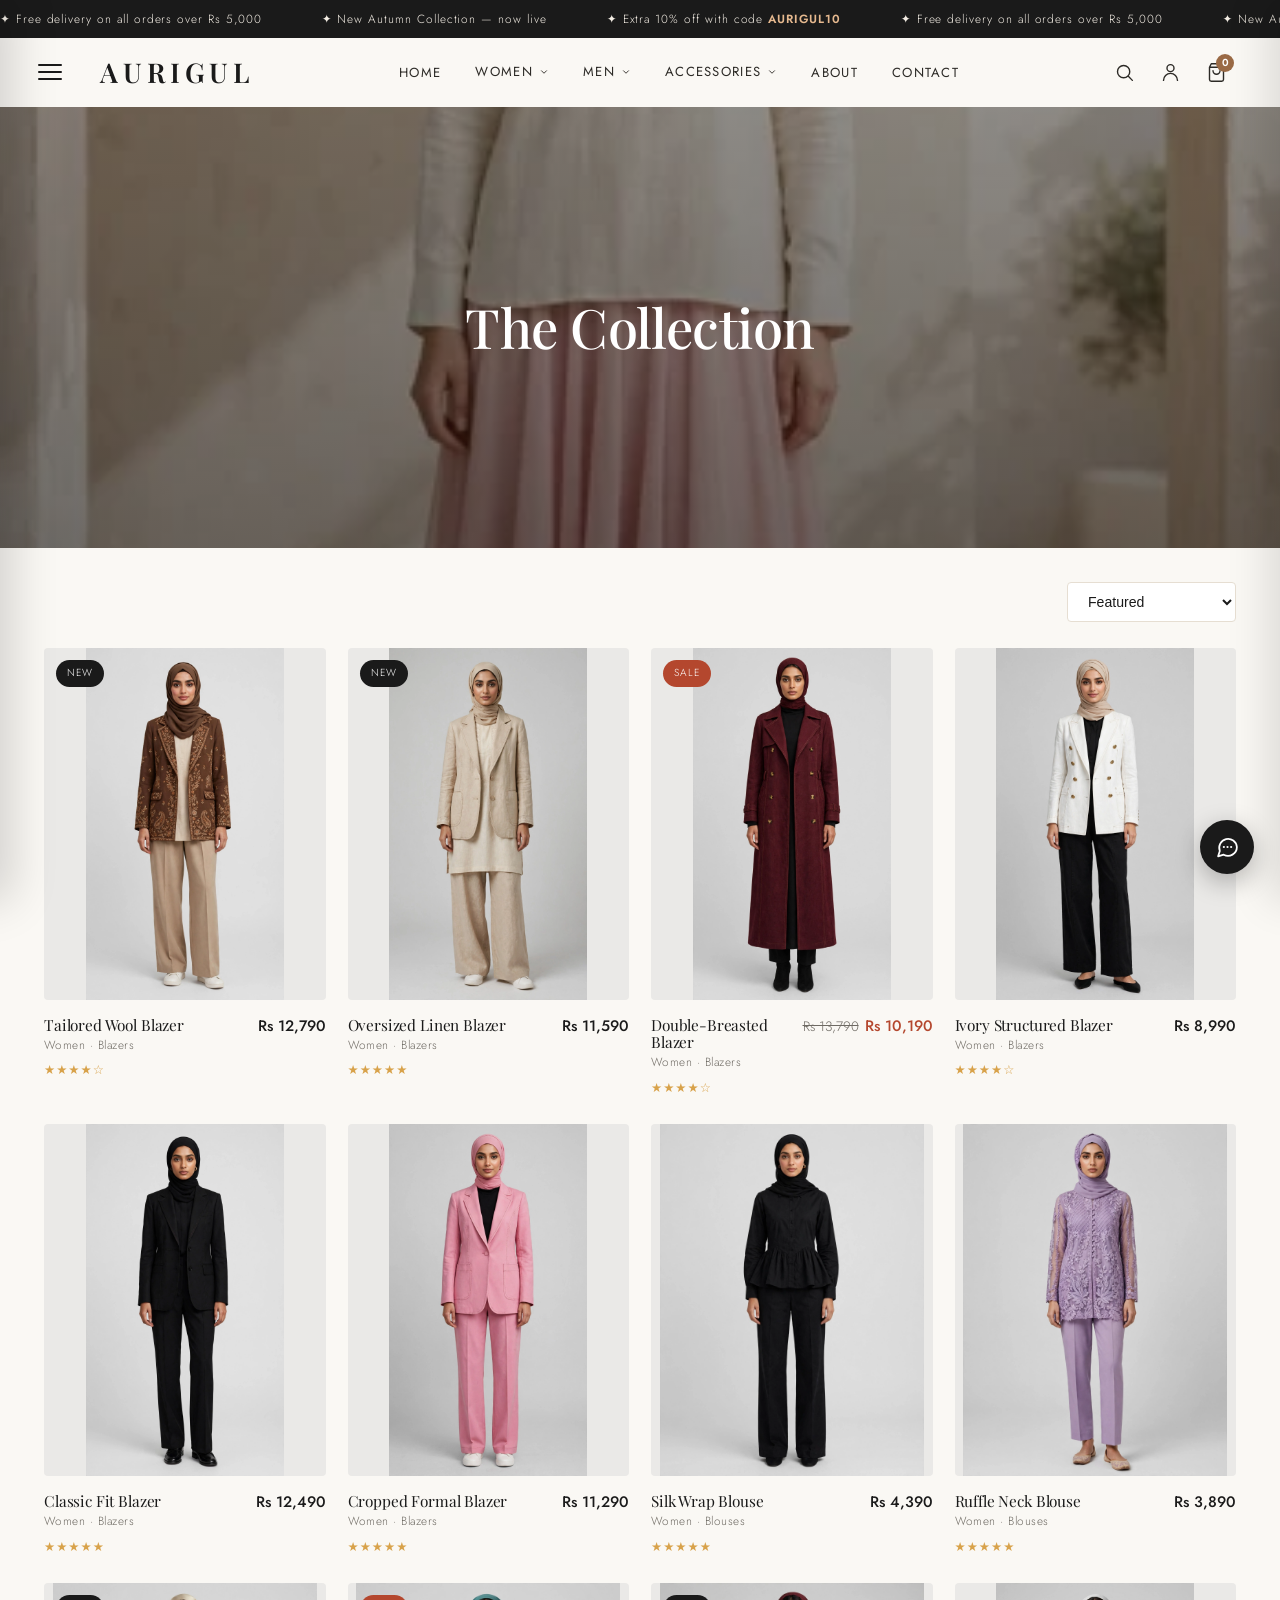
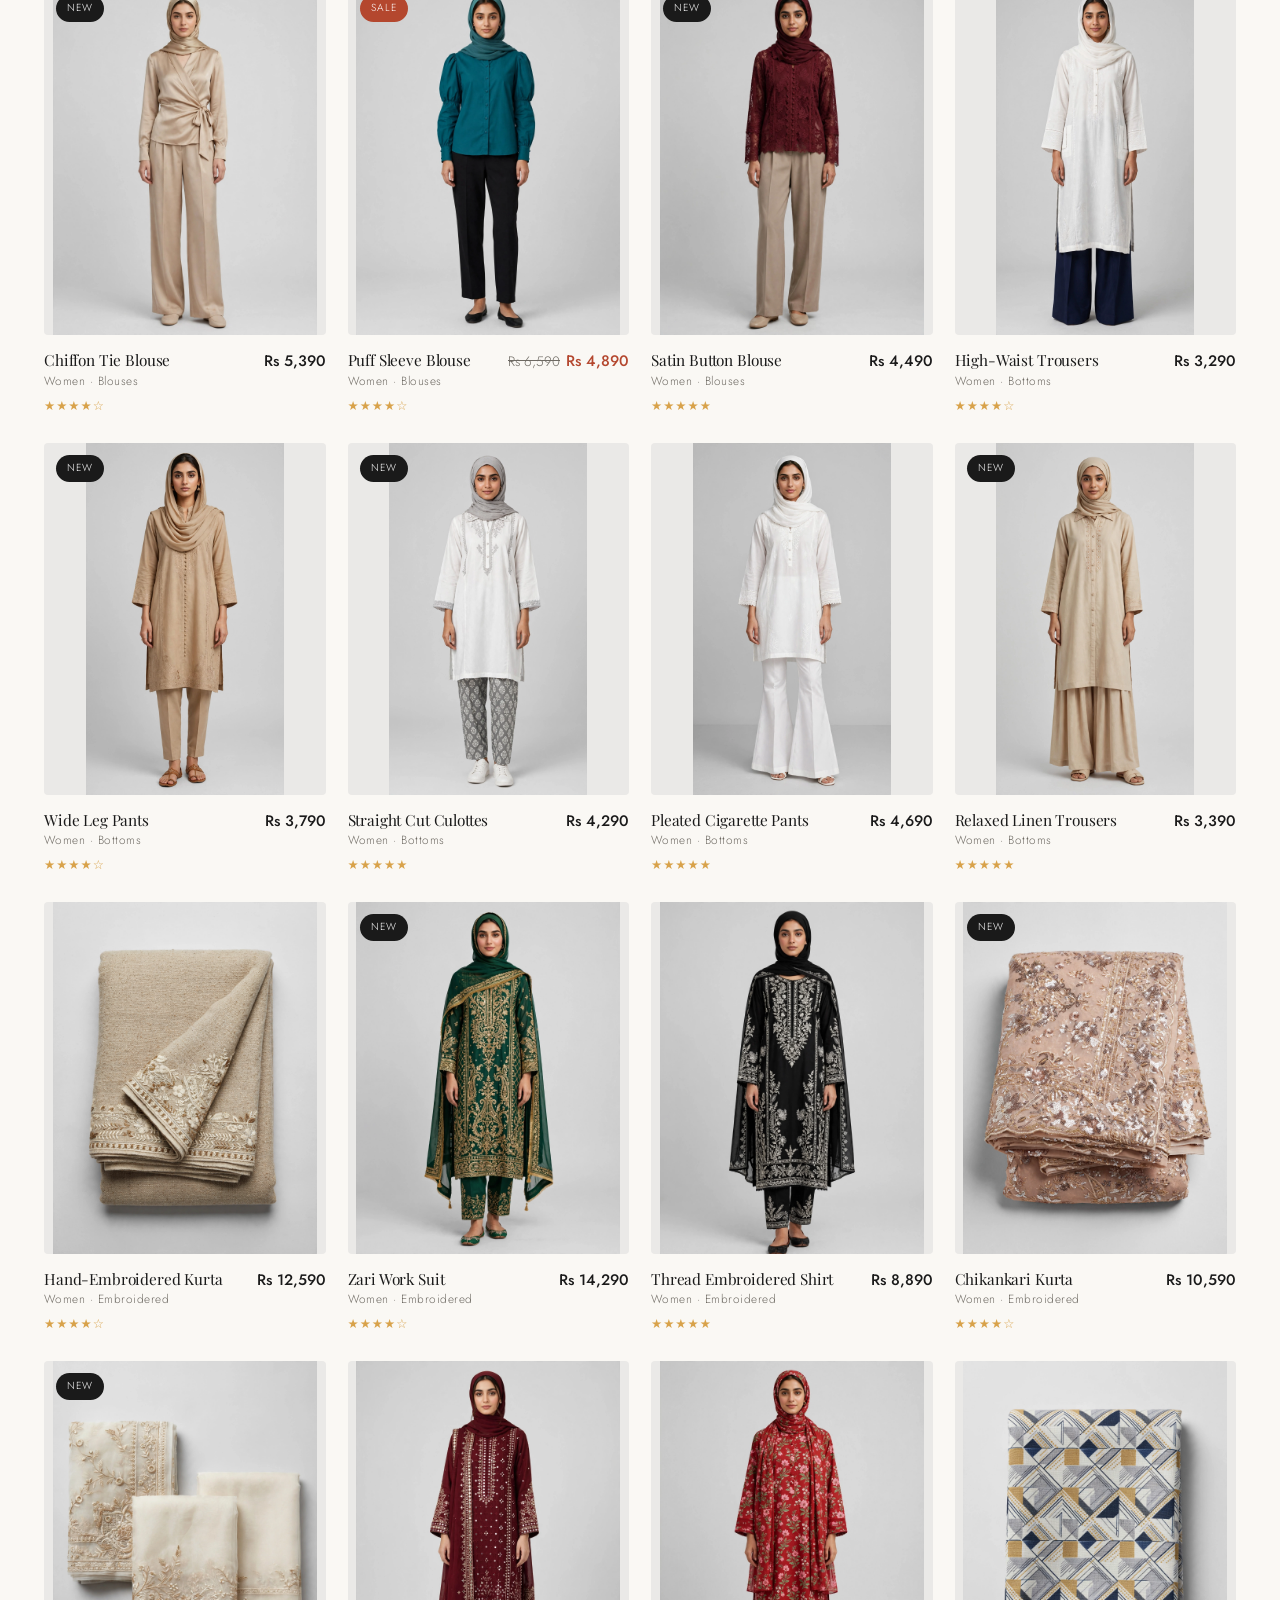
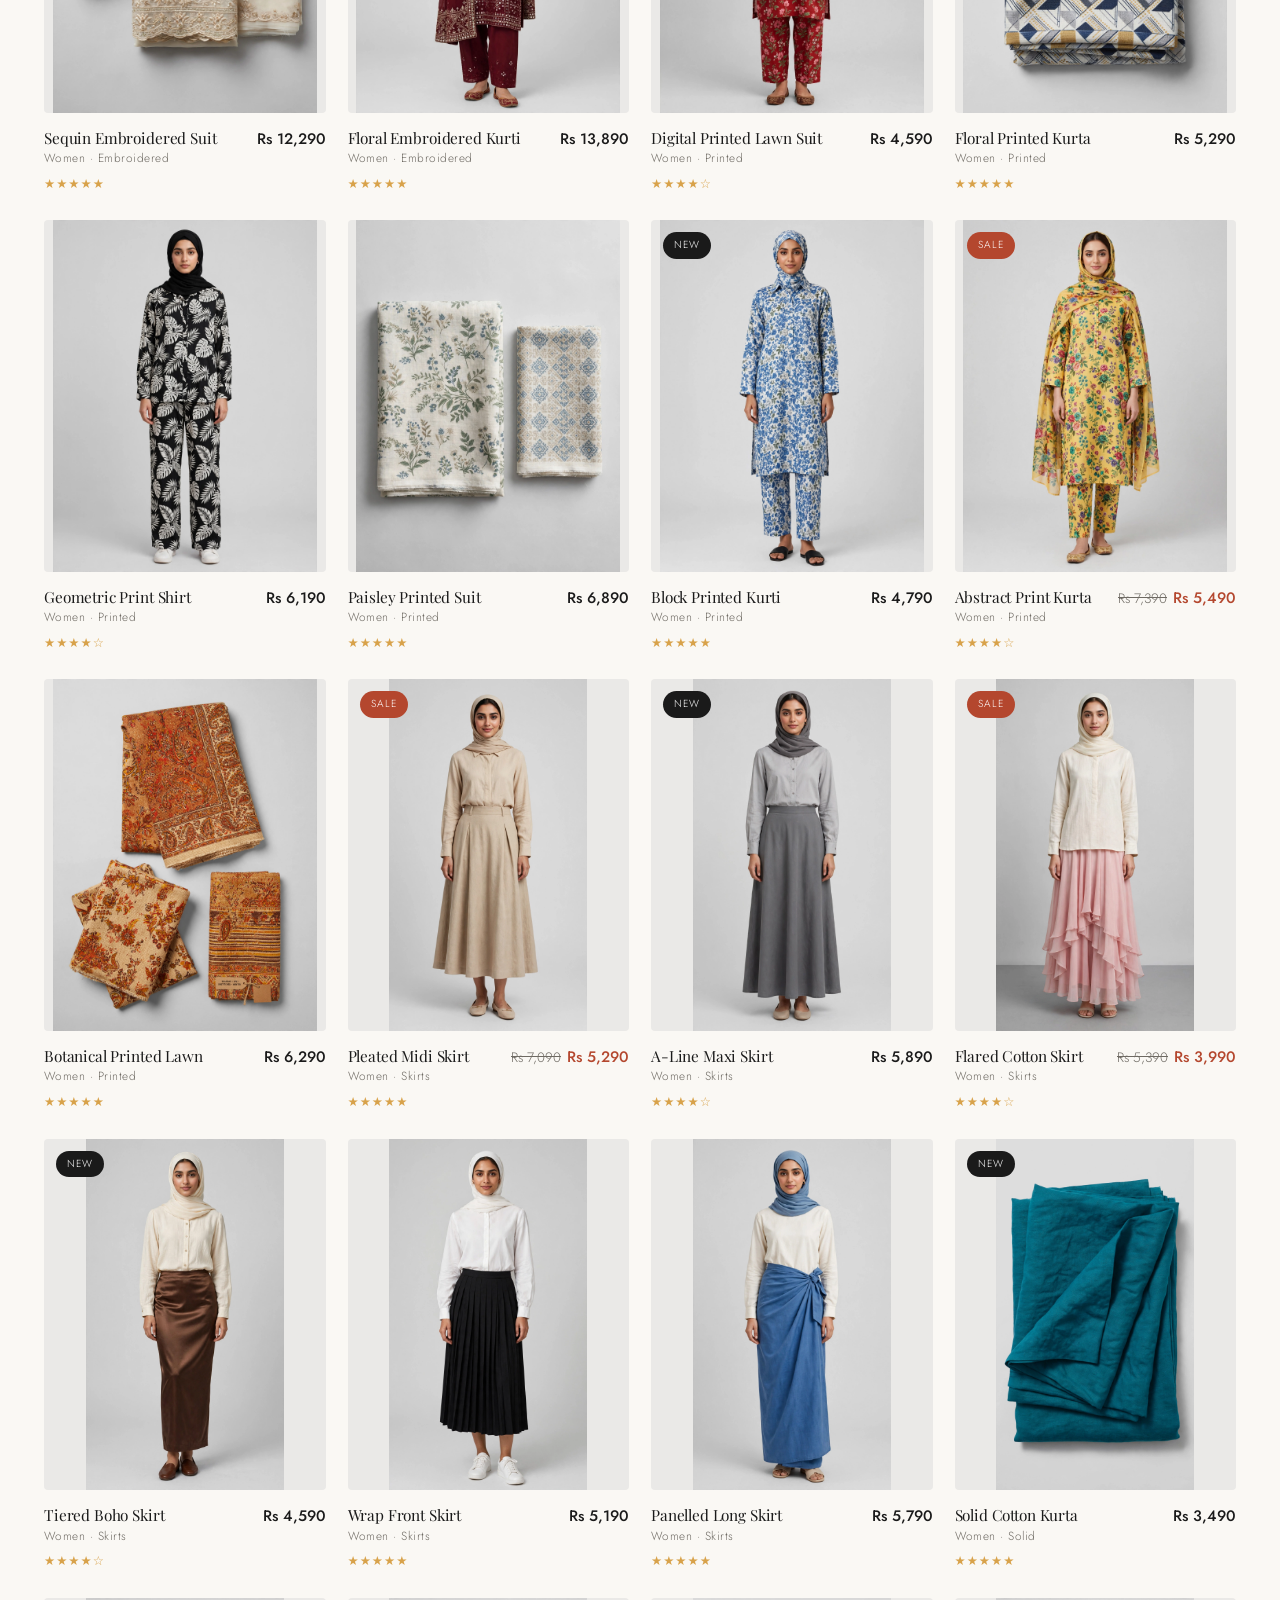
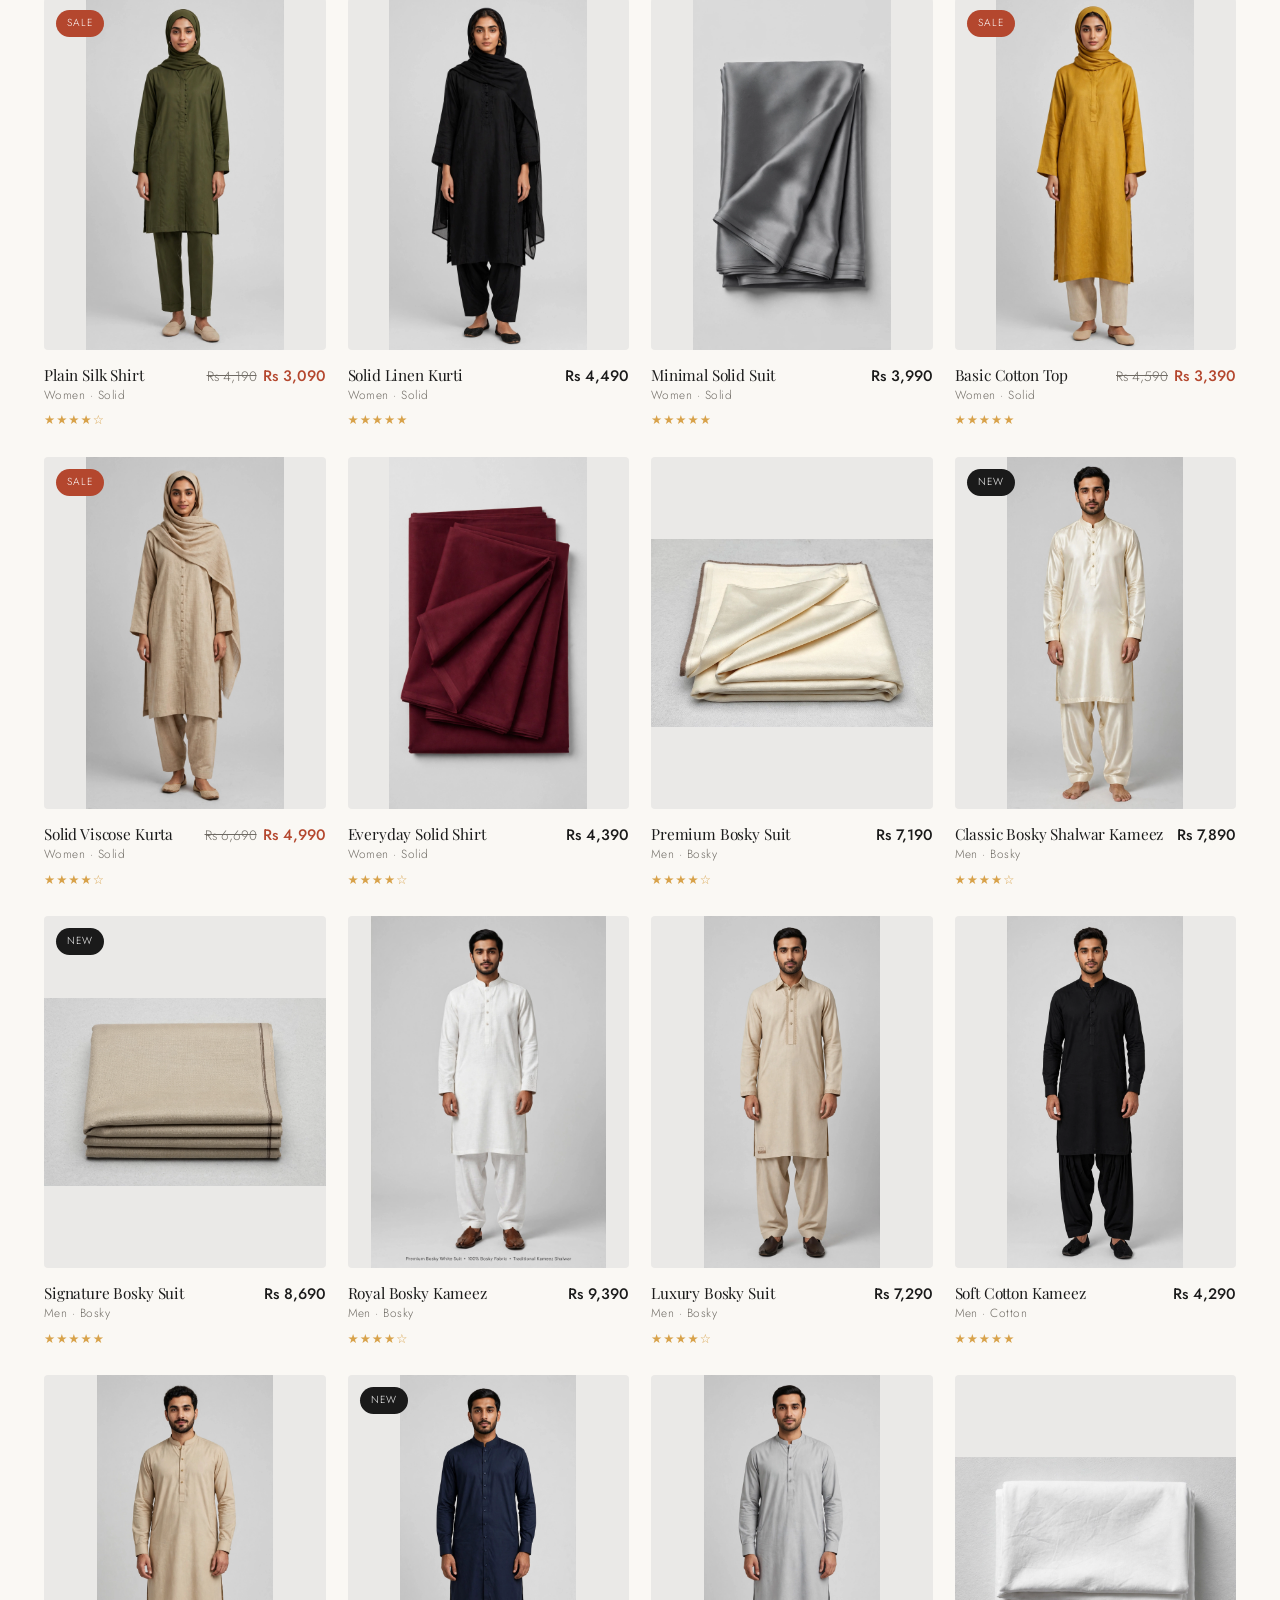
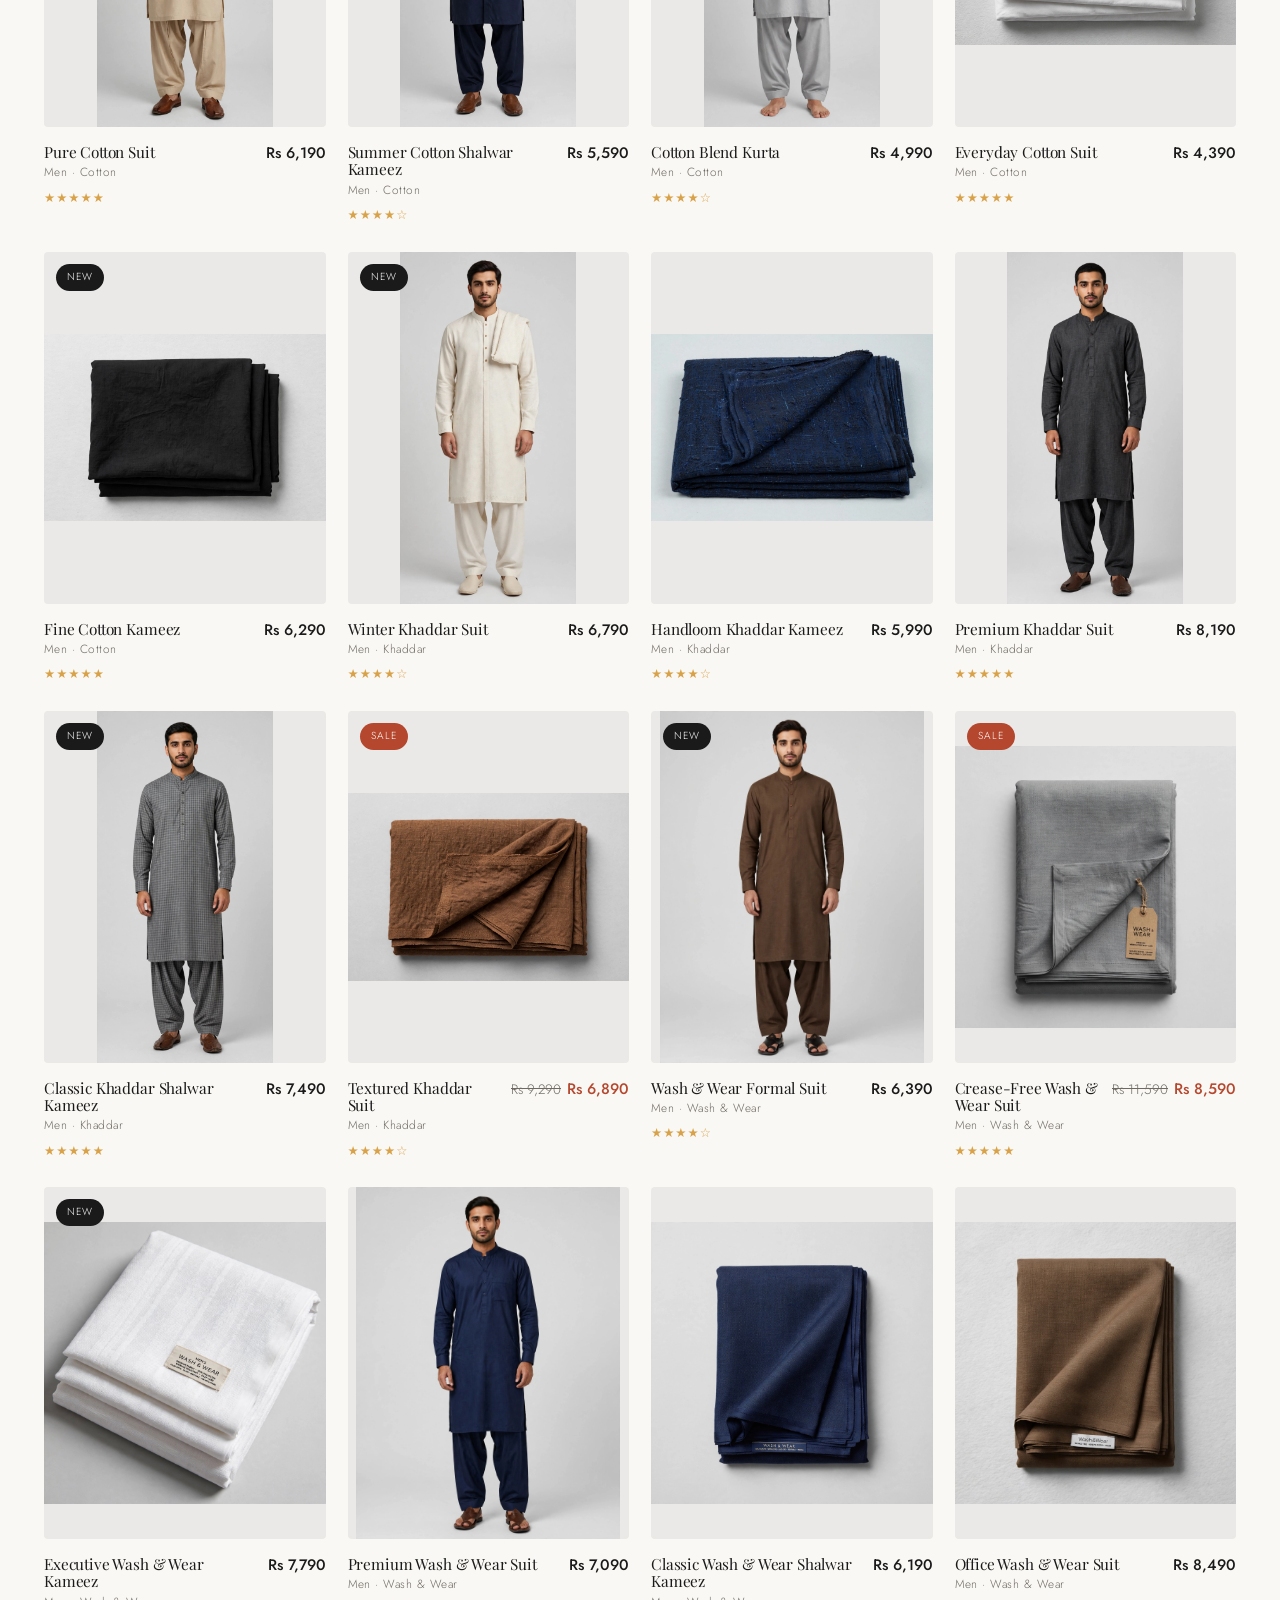
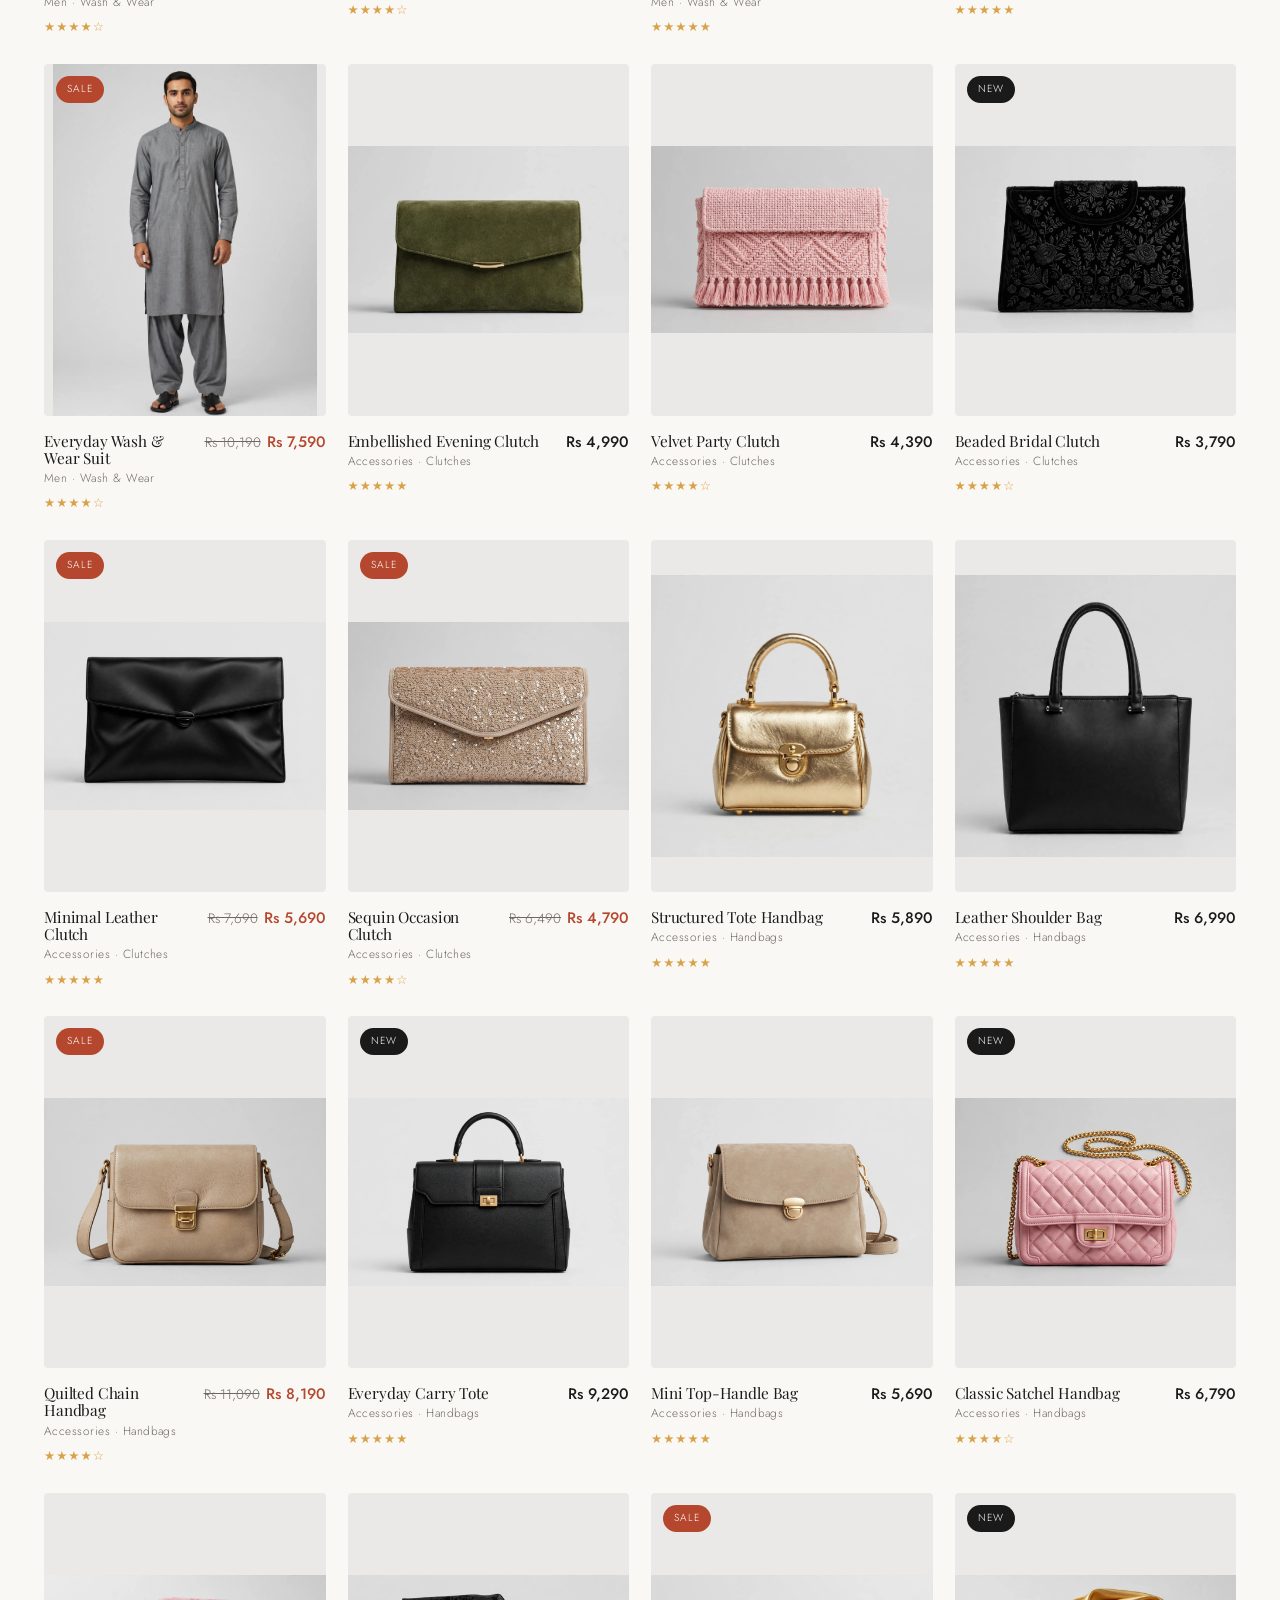
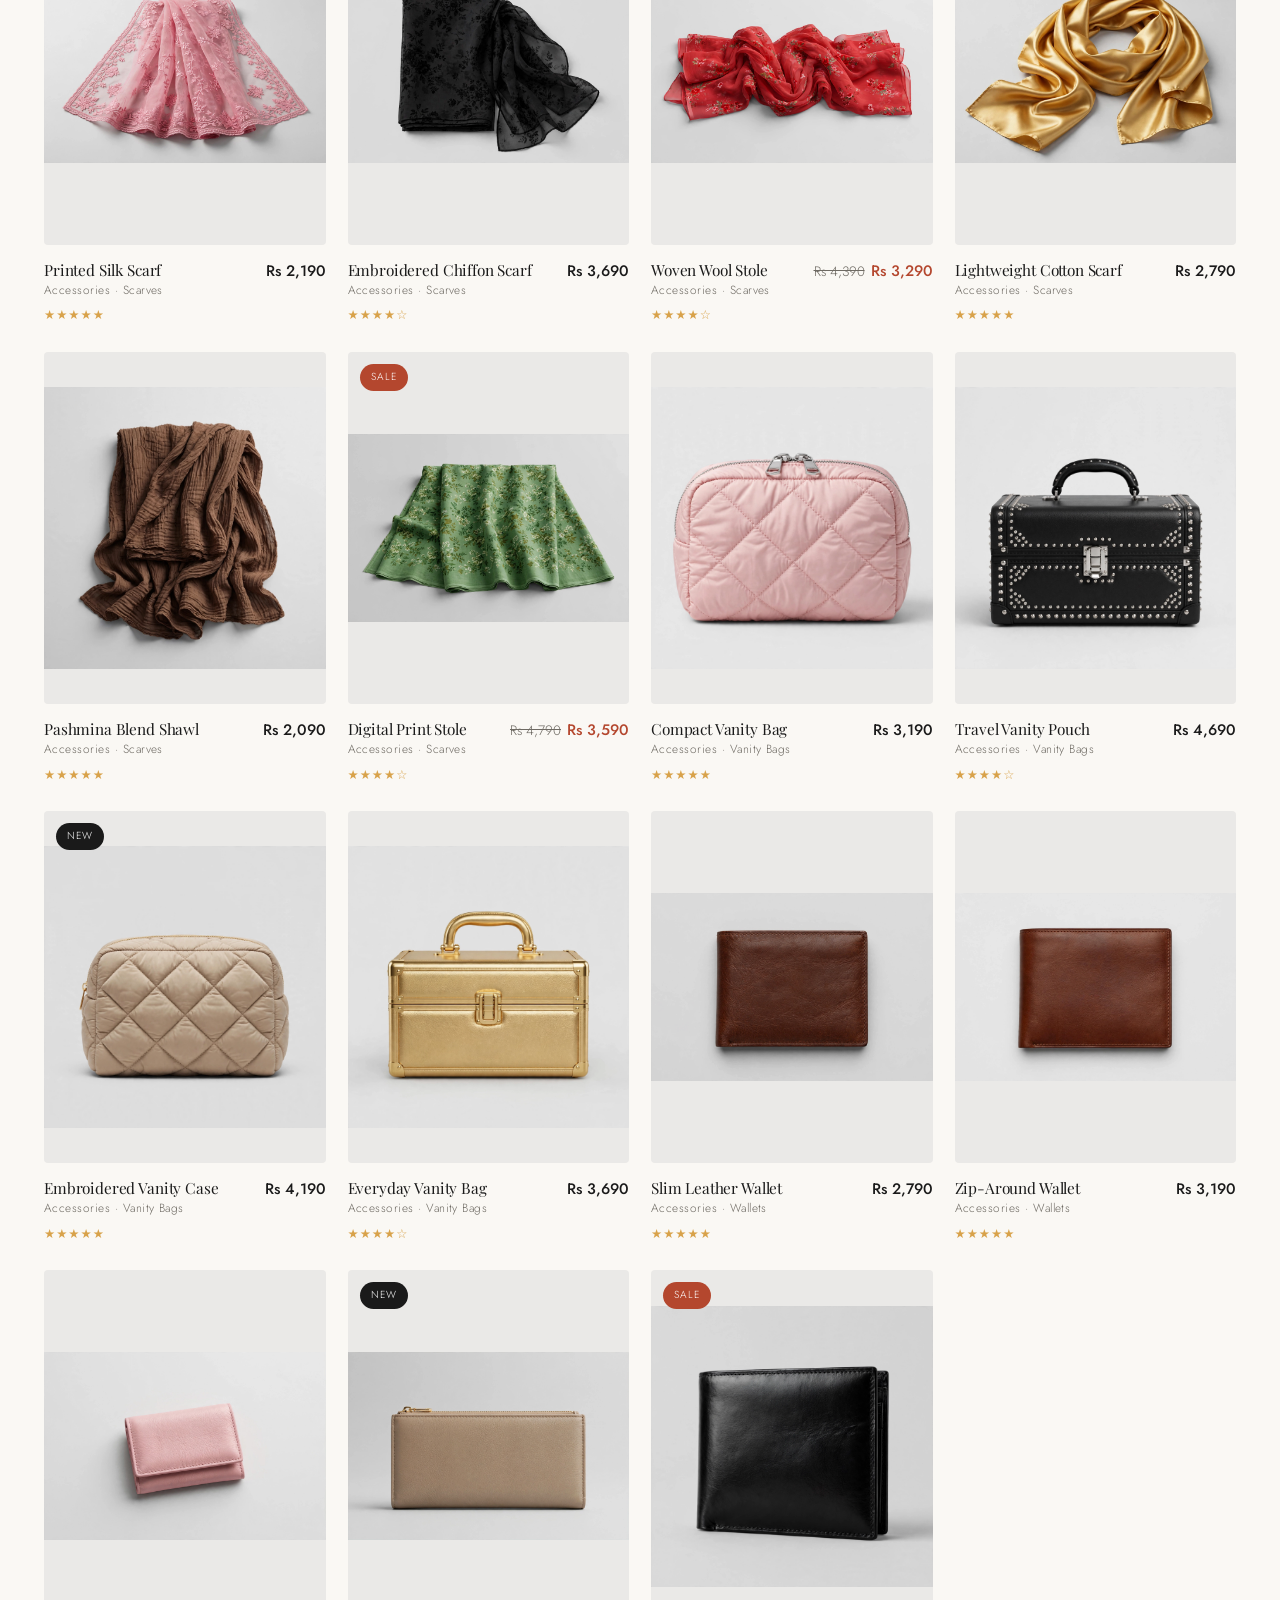
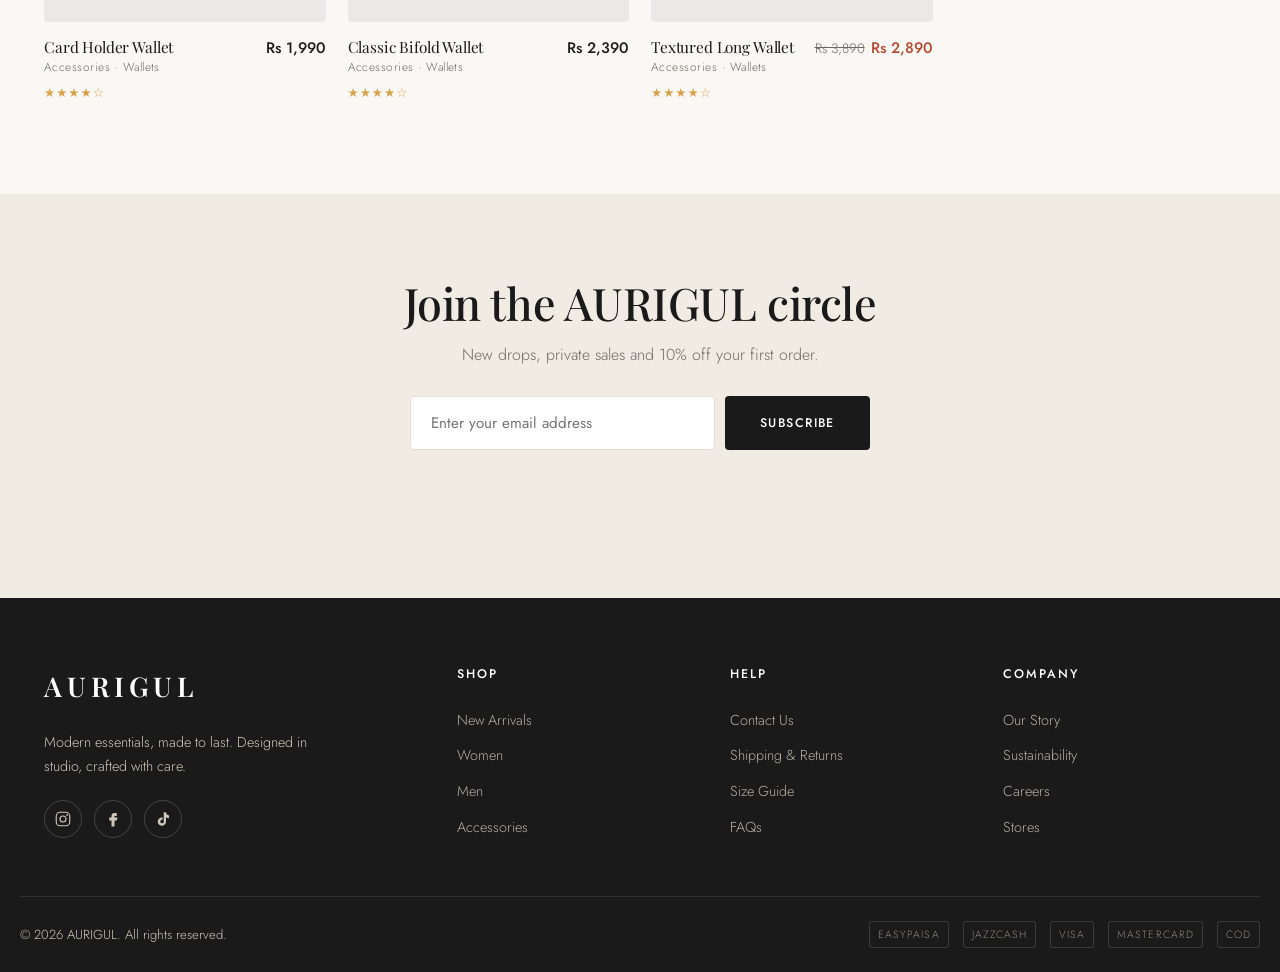
<file: shop.html>
<!DOCTYPE html>
<html lang="en">
<head>
  <meta charset="UTF-8" />
  <meta name="viewport" content="width=device-width, initial-scale=1.0" />
  <meta name="description" content="Shop the full AURIGUL collection — women's, men's and accessories. Filter by category, sort and add to cart." />
  <title>Shop — AURIGUL</title>
  <link rel="preconnect" href="https://fonts.googleapis.com" />
  <link rel="preconnect" href="https://fonts.gstatic.com" crossorigin />
  <link href="https://fonts.googleapis.com/css2?family=Jost:wght@300;400;500;600&family=Playfair+Display:ital,wght@0,400;0,500;0,600;0,700;1,400&display=swap" rel="stylesheet" />
  <link rel="stylesheet" href="css/style.css?v=34" />
  <link rel="icon" href="data:image/svg+xml,<svg xmlns='http://www.w3.org/2000/svg' viewBox='0 0 100 100'><text y='.9em' font-size='90' font-family='serif'>A</text></svg>" />
</head>
<body>

  <div class="announcement">
    <div class="announcement__track">
      <span>✦ Free delivery on all orders over Rs 5,000</span>
      <span>✦ New Autumn Collection — now live</span>
      <span>✦ Extra 10% off with code <strong>AURIGUL10</strong></span>
      <span>✦ Free delivery on all orders over Rs 5,000</span>
      <span>✦ New Autumn Collection — now live</span>
      <span>✦ Extra 10% off with code <strong>AURIGUL10</strong></span>
    </div>
  </div>

  <header class="header" id="header">
    <nav class="nav container">
      <div class="nav__brand">
        <button class="nav__toggle" id="navToggle" aria-label="Open menu" aria-expanded="false"><span></span><span></span><span></span></button>
        <button class="menu-ham" id="menuToggle" aria-label="Open menu" aria-expanded="false"><span></span><span></span><span></span></button>
        <a href="index.html" class="logo">AURIGUL</a>
      </div>
      <ul class="nav__menu" id="navMenu">
        <li><a href="index.html" class="nav__link" data-nav="Home">Home</a></li>
        <li><a href="shop.html?cat=Women" class="nav__link" data-nav="Women">Women</a></li>
        <li><a href="shop.html?cat=Men" class="nav__link" data-nav="Men">Men</a></li>
        <li><a href="shop.html?cat=Accessories" class="nav__link" data-nav="Accessories">Accessories</a></li>
        <li><a href="about.html" class="nav__link" data-nav="About">About</a></li>
        <li><a href="contact.html" class="nav__link" data-nav="Contact">Contact</a></li>
      </ul>
      <div class="nav__actions">
        <button class="icon-btn" id="searchOpen" aria-label="Search"><svg viewBox="0 0 24 24" width="21" height="21"><path d="M21 21l-4.35-4.35M11 18a7 7 0 1 0 0-14 7 7 0 0 0 0 14z" fill="none" stroke="currentColor" stroke-width="1.6" stroke-linecap="round"/></svg></button>
        <a href="account.html" class="icon-btn" aria-label="Account"><svg viewBox="0 0 24 24" width="21" height="21"><path d="M20 21a8 8 0 0 0-16 0M12 11a4 4 0 1 0 0-8 4 4 0 0 0 0 8z" fill="none" stroke="currentColor" stroke-width="1.6" stroke-linecap="round"/></svg></a>
        <button class="icon-btn cart-btn" id="cartOpen" aria-label="Cart"><svg viewBox="0 0 24 24" width="21" height="21"><path d="M6 2l-2 4v14a2 2 0 0 0 2 2h12a2 2 0 0 0 2-2V6l-2-4H6zM4 6h16M16 10a4 4 0 0 1-8 0" fill="none" stroke="currentColor" stroke-width="1.6" stroke-linecap="round" stroke-linejoin="round"/></svg><span class="cart-count" id="cartCount">0</span></button>
      </div>
    </nav>
  </header>
  <div class="nav-overlay" id="navOverlay"></div>

  <div class="search-overlay" id="searchOverlay">
    <div class="search-box">
      <p class="search-box__label">What are you looking for?</p>
      <form class="search-box__form" onsubmit="return false;">
        <svg viewBox="0 0 24 24" width="22" height="22"><path d="M21 21l-4.35-4.35M11 18a7 7 0 1 0 0-14 7 7 0 0 0 0 14z" fill="none" stroke="currentColor" stroke-width="1.6" stroke-linecap="round"/></svg>
        <input type="text" id="shopSearch" placeholder="Search products…" autocomplete="off" />
      </form>
      <div class="search-box__tags"><span>Popular:</span><a href="shop.html?cat=Women&sub=embroidered">Embroidered</a><a href="shop.html?cat=Men&sub=bosky">Bosky</a><a href="shop.html?cat=Accessories&sub=scarves">Scarves</a></div>
    </div>
    <button class="search-close" id="searchClose" aria-label="Close search">&times;</button>
  </div>

  <!-- Page hero -->
  <section class="page-hero page-hero--shop">
    <h1>The Collection</h1>
  </section>

  <div class="container">
    <div class="shop">
      <div class="shop__bar">
        <select class="shop__sort" id="sortSelect" aria-label="Sort products">
          <option value="featured">Featured</option>
          <option value="low">Price: Low to High</option>
          <option value="high">Price: High to Low</option>
          <option value="name">Alphabetical</option>
        </select>
      </div>
      <div class="products" id="shopGrid"></div>
    </div>
  </div>

  <!-- Newsletter -->
  <section class="newsletter">
    <div class="newsletter__inner reveal">
      <h2>Join the AURIGUL circle</h2>
      <p>New drops, private sales and 10% off your first order.</p>
      <form class="newsletter__form" id="newsletterForm">
        <input type="email" placeholder="Enter your email address" required />
        <button type="submit" class="btn btn--dark">Subscribe</button>
      </form>
      <p class="newsletter__note" id="newsletterNote"></p>
    </div>
  </section>

  <footer class="footer">
    <div class="footer__grid container">
      <div class="footer__brand">
        <a href="index.html" class="logo logo--light">AURIGUL</a>
        <p>Modern essentials, made to last. Designed in studio, crafted with care.</p>
        <div class="socials">
          <a href="#" aria-label="Instagram"><svg viewBox="0 0 24 24" width="18" height="18"><rect x="3" y="3" width="18" height="18" rx="5" fill="none" stroke="currentColor" stroke-width="1.5"/><circle cx="12" cy="12" r="4" fill="none" stroke="currentColor" stroke-width="1.5"/><circle cx="17.5" cy="6.5" r="1.2" fill="currentColor"/></svg></a>
          <a href="#" aria-label="Facebook"><svg viewBox="0 0 24 24" width="18" height="18"><path d="M14 8h3V4h-3a4 4 0 0 0-4 4v2H7v4h3v8h4v-8h3l1-4h-4V8a1 1 0 0 1 1-1z" fill="currentColor"/></svg></a>
          <a href="#" aria-label="TikTok"><svg viewBox="0 0 24 24" width="18" height="18"><path d="M16 3c.3 2.3 1.9 4 4 4.3V11c-1.6 0-3-.5-4-1.3v5.8a5.5 5.5 0 1 1-5.5-5.5c.3 0 .6 0 .9.1v3.2a2.3 2.3 0 1 0 1.6 2.2V3H16z" fill="currentColor"/></svg></a>
        </div>
      </div>
      <div class="footer__col"><h5>Shop</h5><a href="shop.html">New Arrivals</a><a href="shop.html?cat=Women">Women</a><a href="shop.html?cat=Men">Men</a><a href="shop.html?cat=Accessories">Accessories</a></div>
      <div class="footer__col"><h5>Help</h5><a href="contact.html">Contact Us</a><a href="#">Shipping & Returns</a><a href="#">Size Guide</a><a href="#">FAQs</a></div>
      <div class="footer__col"><h5>Company</h5><a href="about.html">Our Story</a><a href="#">Sustainability</a><a href="#">Careers</a><a href="#">Stores</a></div>
    </div>
    <div class="footer__bottom container">
      <p>© <span id="year"></span> AURIGUL. All rights reserved.</p>
      <div class="pay"><span>EASYPAISA</span><span>JAZZCASH</span><span>VISA</span><span>MASTERCARD</span><span>COD</span></div>
    </div>
  </footer>

  <div class="drawer" id="cartDrawer" aria-hidden="true">
    <div class="drawer__head"><h3>Your Cart (<span id="drawerCount">0</span>)</h3><button class="drawer__close" id="cartClose" aria-label="Close cart">&times;</button></div>
    <div class="drawer__body" id="cartItems"></div>
    <div class="drawer__foot">
      <div class="drawer__subtotal"><span>Subtotal</span><strong id="cartTotal">Rs 0</strong></div>
      <p class="drawer__ship">Shipping & taxes calculated at checkout.</p>
      <button class="btn btn--dark btn--block" id="checkoutBtn">Checkout</button>
      <button class="btn btn--ghost btn--block" id="continueBtn">Continue shopping</button>
    </div>
  </div>
  <div class="drawer-overlay" id="drawerOverlay"></div>

  <button class="to-top" id="toTop" aria-label="Back to top">↑</button>
  <div class="toast" id="toast"></div>

  <script src="js/main.js?v=34"></script>
  <script src="js/shop.js?v=34"></script>
  <script src="js/chat.js?v=34"></script>
</body>
</html>
</file>
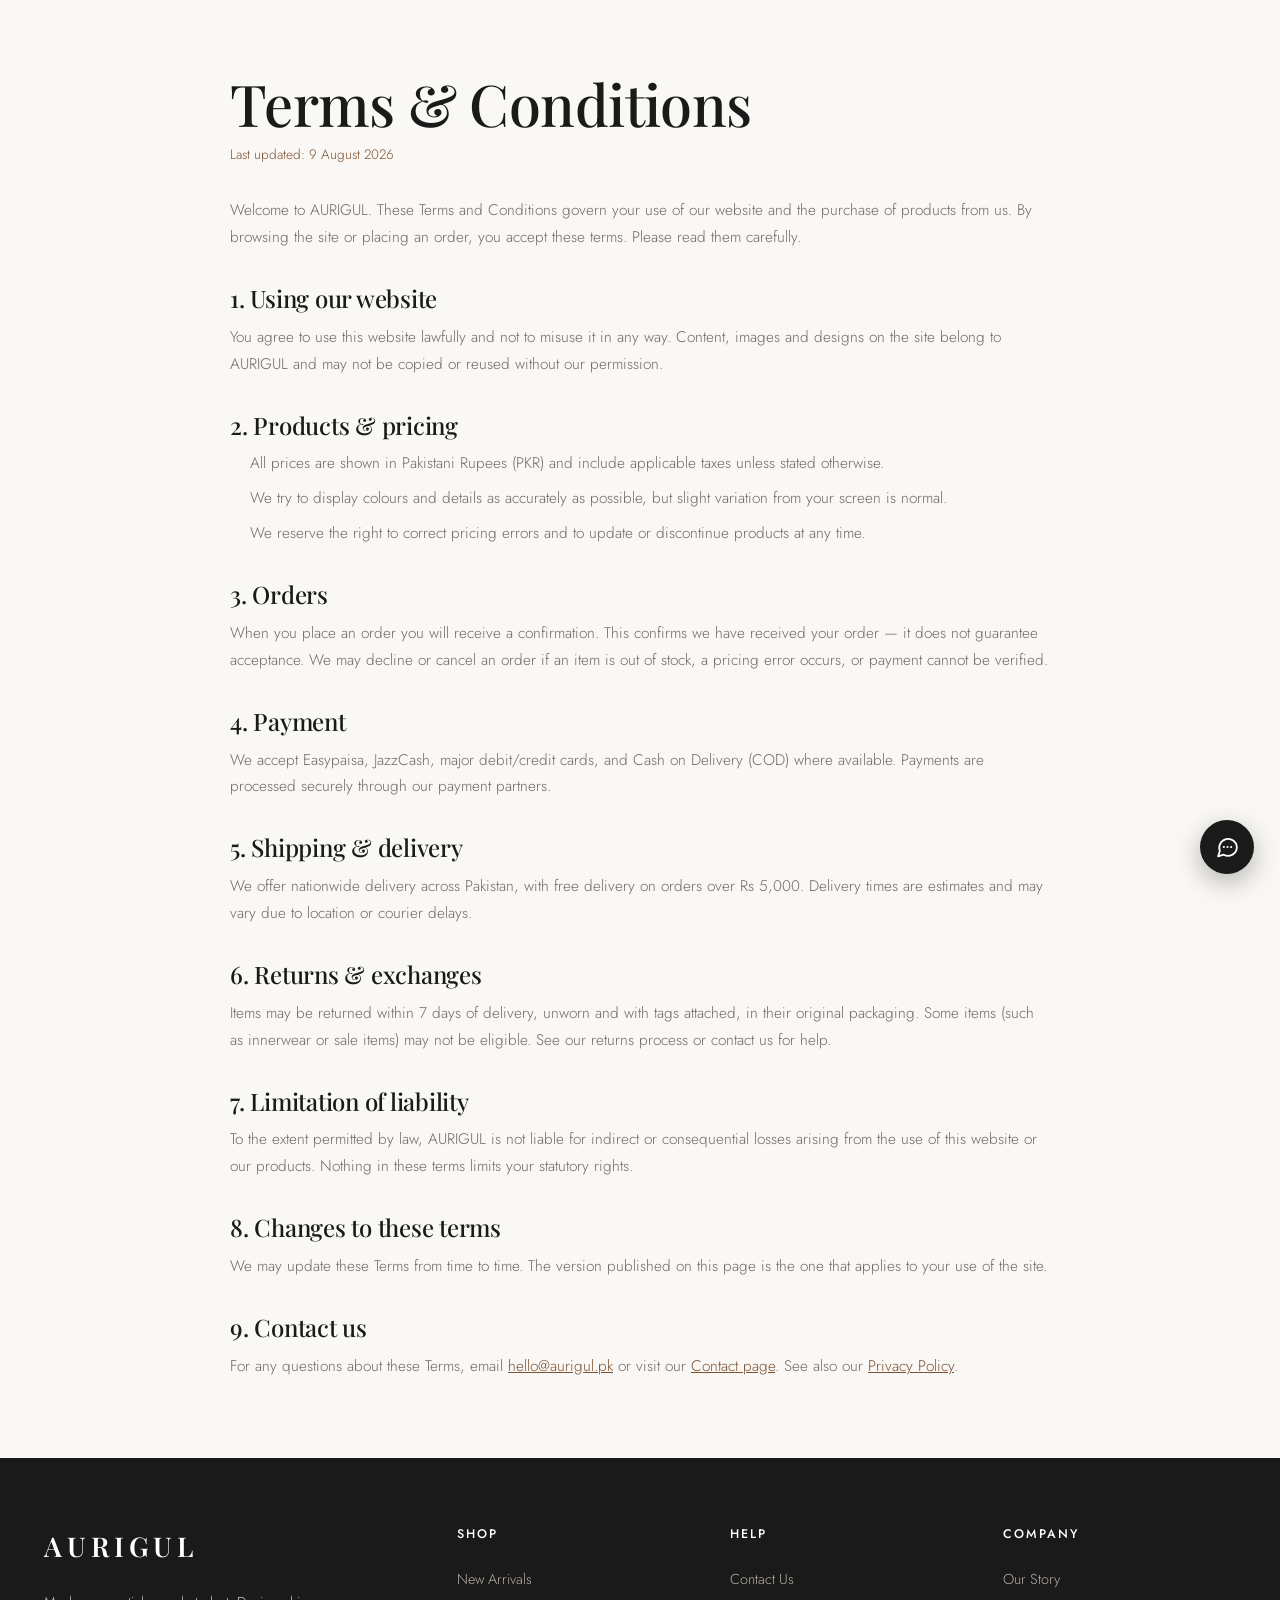
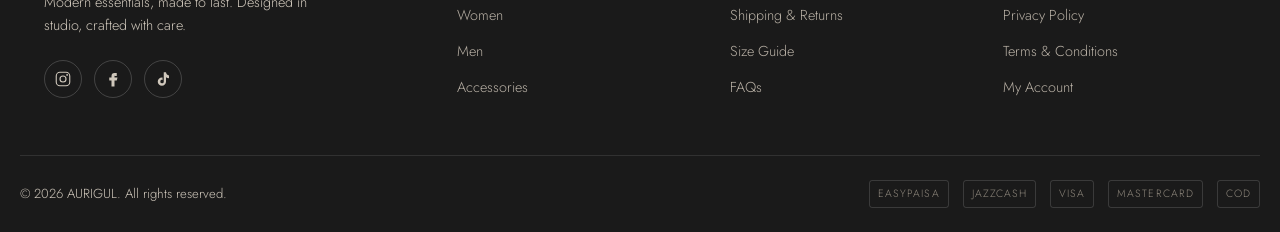
<file: terms.html>
<!DOCTYPE html>
<html lang="en">
<head>
  <meta charset="UTF-8" />
  <meta name="viewport" content="width=device-width, initial-scale=1.0" />
  <meta name="description" content="AURIGUL Terms and Conditions — the rules for using our website and buying our products." />
  <title>Terms &amp; Conditions — AURIGUL</title>
  <link rel="preconnect" href="https://fonts.googleapis.com" />
  <link rel="preconnect" href="https://fonts.gstatic.com" crossorigin />
  <link href="https://fonts.googleapis.com/css2?family=Jost:wght@300;400;500;600&family=Playfair+Display:ital,wght@0,400;0,500;0,600;0,700;1,400&display=swap" rel="stylesheet" />
  <link rel="stylesheet" href="css/style.css?v=34" />
  <link rel="icon" href="data:image/svg+xml,<svg xmlns='http://www.w3.org/2000/svg' viewBox='0 0 100 100'><text y='.9em' font-size='90' font-family='serif'>A</text></svg>" />
</head>
<body>

  <div class="container">
    <div class="legal">
      <h1 class="legal__title">Terms &amp; Conditions</h1>
      <p class="updated">Last updated: 9 August 2026</p>

      <p>Welcome to AURIGUL. These Terms and Conditions govern your use of our website and the purchase of products from us. By browsing the site or placing an order, you accept these terms. Please read them carefully.</p>

      <h2>1. Using our website</h2>
      <p>You agree to use this website lawfully and not to misuse it in any way. Content, images and designs on the site belong to AURIGUL and may not be copied or reused without our permission.</p>

      <h2>2. Products &amp; pricing</h2>
      <ul>
        <li>All prices are shown in Pakistani Rupees (PKR) and include applicable taxes unless stated otherwise.</li>
        <li>We try to display colours and details as accurately as possible, but slight variation from your screen is normal.</li>
        <li>We reserve the right to correct pricing errors and to update or discontinue products at any time.</li>
      </ul>

      <h2>3. Orders</h2>
      <p>When you place an order you will receive a confirmation. This confirms we have received your order — it does not guarantee acceptance. We may decline or cancel an order if an item is out of stock, a pricing error occurs, or payment cannot be verified.</p>

      <h2>4. Payment</h2>
      <p>We accept Easypaisa, JazzCash, major debit/credit cards, and Cash on Delivery (COD) where available. Payments are processed securely through our payment partners.</p>

      <h2>5. Shipping &amp; delivery</h2>
      <p>We offer nationwide delivery across Pakistan, with free delivery on orders over Rs 5,000. Delivery times are estimates and may vary due to location or courier delays.</p>

      <h2>6. Returns &amp; exchanges</h2>
      <p>Items may be returned within 7 days of delivery, unworn and with tags attached, in their original packaging. Some items (such as innerwear or sale items) may not be eligible. See our returns process or contact us for help.</p>

      <h2>7. Limitation of liability</h2>
      <p>To the extent permitted by law, AURIGUL is not liable for indirect or consequential losses arising from the use of this website or our products. Nothing in these terms limits your statutory rights.</p>

      <h2>8. Changes to these terms</h2>
      <p>We may update these Terms from time to time. The version published on this page is the one that applies to your use of the site.</p>

      <h2>9. Contact us</h2>
      <p>For any questions about these Terms, email <a href="mailto:hello@aurigul.pk">hello@aurigul.pk</a> or visit our <a href="contact.html">Contact page</a>. See also our <a href="privacy.html">Privacy Policy</a>.</p>
    </div>
  </div>

  <footer class="footer">
    <div class="footer__grid container">
      <div class="footer__brand">
        <a href="index.html" class="logo logo--light">AURIGUL</a>
        <p>Modern essentials, made to last. Designed in studio, crafted with care.</p>
        <div class="socials">
          <a href="#" aria-label="Instagram"><svg viewBox="0 0 24 24" width="18" height="18"><rect x="3" y="3" width="18" height="18" rx="5" fill="none" stroke="currentColor" stroke-width="1.5"/><circle cx="12" cy="12" r="4" fill="none" stroke="currentColor" stroke-width="1.5"/><circle cx="17.5" cy="6.5" r="1.2" fill="currentColor"/></svg></a>
          <a href="#" aria-label="Facebook"><svg viewBox="0 0 24 24" width="18" height="18"><path d="M14 8h3V4h-3a4 4 0 0 0-4 4v2H7v4h3v8h4v-8h3l1-4h-4V8a1 1 0 0 1 1-1z" fill="currentColor"/></svg></a>
          <a href="#" aria-label="TikTok"><svg viewBox="0 0 24 24" width="18" height="18"><path d="M16 3c.3 2.3 1.9 4 4 4.3V11c-1.6 0-3-.5-4-1.3v5.8a5.5 5.5 0 1 1-5.5-5.5c.3 0 .6 0 .9.1v3.2a2.3 2.3 0 1 0 1.6 2.2V3H16z" fill="currentColor"/></svg></a>
        </div>
      </div>
      <div class="footer__col"><h5>Shop</h5><a href="shop.html">New Arrivals</a><a href="shop.html?cat=Women">Women</a><a href="shop.html?cat=Men">Men</a><a href="shop.html?cat=Accessories">Accessories</a></div>
      <div class="footer__col"><h5>Help</h5><a href="contact.html">Contact Us</a><a href="#">Shipping & Returns</a><a href="#">Size Guide</a><a href="#">FAQs</a></div>
      <div class="footer__col"><h5>Company</h5><a href="about.html">Our Story</a><a href="privacy.html">Privacy Policy</a><a href="terms.html">Terms & Conditions</a><a href="account.html">My Account</a></div>
    </div>
    <div class="footer__bottom container">
      <p>© 2026 AURIGUL. All rights reserved.</p>
      <div class="pay"><span>EASYPAISA</span><span>JAZZCASH</span><span>VISA</span><span>MASTERCARD</span><span>COD</span></div>
    </div>
  </footer>

  <script src="js/chat.js?v=34"></script>
</body>
</html>
</file>
<file: css/style.css>
/* =========================================================
   AURIGUL — Clothing Brand Stylesheet
   Fully responsive · mobile-first · theme via CSS variables
   ========================================================= */

:root {
  /* Colours */
  --bg:        #faf8f4;
  --bg-alt:    #f1ece3;
  --ink:       #1a1a1a;
  --charcoal:  #2c2a26;
  --muted:     #6e6a63;
  --line:      #e6ded2;
  --accent:    #9a6a45;
  --accent-dk: #7d5233;
  --light:     #ffffff;
  --sale:      #b4472e;
  --photo:     #eae9e7;   /* studio backdrop tone behind product shots */

  /* Type */
  --serif: 'Playfair Display', Georgia, serif;
  --sans:  'Jost', 'Segoe UI', system-ui, sans-serif;

  /* Layout */
  --wrap: 1240px;
  --radius: 4px;
  --header-h: 68px;
  --announce-h: 38px;

  /* Motion */
  --ease: cubic-bezier(.22,.61,.36,1);
  --t: .35s var(--ease);
}

/* ---------- Reset ---------- */
*,*::before,*::after { box-sizing: border-box; margin: 0; padding: 0; }
html { scroll-behavior: smooth; -webkit-text-size-adjust: 100%; }
body {
  font-family: var(--sans);
  color: var(--ink);
  background: var(--bg);
  line-height: 1.65;
  font-weight: 300;
  overflow-x: hidden;
}
img { display: block; max-width: 100%; height: auto; }
a { color: inherit; text-decoration: none; }
button { font-family: inherit; cursor: pointer; border: none; background: none; color: inherit; }
ul { list-style: none; }
input { font-family: inherit; }

.container { width: 100%; max-width: var(--wrap); margin: 0 auto; padding: 0 24px; }

h1,h2,h3,h4 { font-family: var(--serif); font-weight: 500; line-height: 1.12; letter-spacing: -0.01em; }

/* ---------- Buttons ---------- */
.btn {
  display: inline-flex; align-items: center; justify-content: center;
  gap: .5rem;
  padding: 15px 34px;
  font-size: .78rem; font-weight: 500; letter-spacing: .12em; text-transform: uppercase;
  border: 1px solid transparent;
  border-radius: var(--radius);
  transition: all var(--t);
  white-space: nowrap;
}
.btn--dark  { background: var(--ink); color: #fff; }
.btn--dark:hover  { background: var(--accent-dk); transform: translateY(-2px); }
.btn--light { background: #fff; color: var(--ink); }
.btn--light:hover { background: var(--accent); color: #fff; transform: translateY(-2px); }
.btn--ghost { border-color: currentColor; color: var(--ink); }
.btn--ghost:hover { background: var(--ink); color: #fff; }
.btn--block { width: 100%; margin-top: 10px; }

.eyebrow {
  font-size: .72rem; letter-spacing: .28em; text-transform: uppercase;
  color: var(--accent); font-weight: 500; margin-bottom: 14px;
}
.eyebrow--light { color: #e9cdb5; }

.link-underline {
  position: relative; font-size: .82rem; letter-spacing: .1em; text-transform: uppercase;
  font-weight: 500; padding-bottom: 3px;
}
.link-underline::after {
  content: ""; position: absolute; left: 0; bottom: 0; width: 100%; height: 1px;
  background: currentColor; transform: scaleX(1); transform-origin: right;
  transition: transform var(--t);
}
.link-underline:hover::after { transform: scaleX(0); transform-origin: left; }

/* ---------- Announcement bar ---------- */
.announcement {
  background: var(--ink); color: #f3ede4; overflow: hidden;
  height: var(--announce-h);                   /* the hero subtracts this too */
  font-size: .74rem; letter-spacing: .08em;
}
.announcement__track {
  display: flex; gap: 60px; width: max-content;
  height: 100%; align-items: center; white-space: nowrap;
  animation: marquee 28s linear infinite;
}
.announcement__track strong { color: #e6b98f; font-weight: 600; }
@keyframes marquee { from { transform: translateX(0);} to { transform: translateX(-50%);} }

/* ---------- Header ---------- */
.header {
  position: sticky; top: 0; z-index: 100;
  border-bottom: 1px solid transparent;
  transition: box-shadow var(--t), border-color var(--t);
}
/* The tinted blur sits on a pseudo-element rather than on .header itself.
   `backdrop-filter` makes an element the containing block for its
   position:fixed descendants, which pinned the slide-in mobile menu inside
   the 60px-tall header instead of letting it fill the screen. */
.header::before {
  content: ""; position: absolute; inset: 0; z-index: -1;
  background: rgba(250,248,244,.9);
  backdrop-filter: blur(10px);
}
.header.scrolled { border-color: var(--line); box-shadow: 0 4px 24px rgba(0,0,0,.04); }
.nav {
  height: var(--header-h);
  display: flex; align-items: center; justify-content: space-between;
}
.logo {
  font-family: var(--serif); font-size: 1.7rem; font-weight: 600;
  letter-spacing: .18em; color: var(--ink);
}
.logo--light { color: #fff; }

.nav__menu { display: flex; gap: 34px; }
.nav__link {
  position: relative; font-size: .82rem; letter-spacing: .1em; text-transform: uppercase;
  font-weight: 400; color: var(--charcoal); padding: 6px 0;
}
.nav__link::after {
  content: ""; position: absolute; left: 0; bottom: 0; height: 1px; width: 100%;
  background: var(--accent); transform: scaleX(0); transform-origin: left; transition: transform var(--t);
}
.nav__link:hover::after,
.nav__link.active::after { transform: scaleX(1); }
.nav__link.active { color: var(--ink); }

.nav__actions { display: flex; align-items: center; gap: 6px; }
.icon-btn {
  position: relative; width: 40px; height: 40px; border-radius: 50%;
  display: grid; place-items: center; color: var(--charcoal);
  transition: background var(--t), color var(--t);
}
.icon-btn:hover { background: var(--bg-alt); color: var(--accent); }
.cart-count {
  position: absolute; top: 2px; right: 2px;
  min-width: 18px; height: 18px; padding: 0 4px;
  background: var(--accent); color: #fff; font-size: .64rem; font-weight: 600;
  border-radius: 10px; display: grid; place-items: center; line-height: 1;
}

/* Hamburger */
.nav__toggle { display: none; width: 40px; height: 40px; flex-direction: column; gap: 5px; align-items: center; justify-content: center; }
.nav__toggle span { display: block; width: 22px; height: 2px; background: var(--ink); transition: transform var(--t), opacity var(--t); }
.nav__toggle.open span:nth-child(1) { transform: translateY(7px) rotate(45deg); }
.nav__toggle.open span:nth-child(2) { opacity: 0; }
.nav__toggle.open span:nth-child(3) { transform: translateY(-7px) rotate(-45deg); }

.nav-overlay {
  position: fixed; inset: 0; background: rgba(0,0,0,.4); z-index: 90;
  opacity: 0; visibility: hidden; transition: opacity var(--t), visibility var(--t);
}
.nav-overlay.show { opacity: 1; visibility: visible; }

/* ---------- Search bar overlay (opens as a top bar, page visible behind) ---------- */
.search-overlay {
  position: fixed; inset: 0; z-index: 120;
  background: rgba(20,18,15,.5); backdrop-filter: blur(3px);
  display: flex; align-items: flex-start; justify-content: center; gap: 12px;
  padding: 16px 20px;
  opacity: 0; visibility: hidden; transition: opacity var(--t), visibility var(--t);
}
.search-overlay.show { opacity: 1; visibility: visible; }
.search-box { width: 100%; max-width: 720px; transform: translateY(-14px); transition: transform var(--t); }
.search-overlay.show .search-box { transform: none; }
.search-box__label, .search-box__tags { display: none; }
.search-box__form {
  display: flex; align-items: center; gap: 12px;
  background: #fff; border: none; border-radius: 40px;
  padding: 15px 24px; box-shadow: 0 12px 34px rgba(0,0,0,.22);
}
.search-box__form input { flex: 1; order: 0; border: none; background: none; font-size: 1.02rem; color: var(--ink); outline: none; }
.search-box__form svg { order: 1; color: var(--charcoal); flex-shrink: 0; }
.search-close {
  position: static; flex-shrink: 0;
  width: 46px; height: 46px; display: grid; place-items: center;
  font-size: 2rem; line-height: 1; color: #fff;
}

/* ---------- Hero ---------- */
/* The band is shaped by `aspect-ratio`, not by the viewport height, so the
   banner artwork lands in a frame it was actually drawn for. The ratios below
   are the artwork's own dimensions — change them together, never one alone.
   The clamps only bite on very short or very wide screens. */
.hero { position: relative; aspect-ratio: 1350 / 555; min-height: 400px; max-height: 900px; overflow: hidden; }
.hero__slides { position: absolute; inset: 0; }

/* Slides are stacked and cross-faded; only the active one takes pointer events
   so the buttons of a hidden slide can never be clicked or tabbed into. */
.hero__slide {
  position: absolute; inset: 0; display: flex; align-items: center;
  padding-bottom: 118px;                       /* keeps the copy clear of the cue */
  opacity: 0; visibility: hidden; pointer-events: none;
  transition: opacity .7s var(--ease), visibility .7s var(--ease);
}
.hero__slide.is-active { opacity: 1; visibility: visible; pointer-events: auto; }

.hero__media { position: absolute; inset: 0; z-index: 0; }
/* <picture> is inline by default, which would collapse the img's 100% height */
.hero__media picture { display: block; position: absolute; inset: 0; }
.hero__media img { width: 100%; height: 100%; object-fit: cover; object-position: center center; }
.hero__media::after { content: ""; position: absolute; inset: 0; background: linear-gradient(90deg, rgba(20,18,15,.55) 0%, rgba(20,18,15,.15) 55%, transparent 100%); }
.hero__content { position: relative; z-index: 1; color: #fff; max-width: 640px; }
.hero__eyebrow { font-size: .78rem; letter-spacing: .3em; text-transform: uppercase; color: #f0d8bf; margin-bottom: 20px; }
.hero__title { font-size: clamp(2.4rem, 6vw, 4.6rem); font-weight: 500; margin-bottom: 22px; }
.hero__text { font-size: 1.05rem; max-width: 460px; margin-bottom: 34px; color: #f2ece3; }
.hero__cta { display: flex; flex-wrap: wrap; gap: 14px; }

/* The copy slides up as its slide fades in, so a change of slide reads as a
   change of story rather than just a change of picture. */
.hero__slide.is-active .hero__eyebrow,
.hero__slide.is-active .hero__title,
.hero__slide.is-active .hero__text,
.hero__slide.is-active .hero__cta { animation: heroIn .8s var(--ease) both; }
.hero__slide.is-active .hero__title { animation-delay: .08s; }
.hero__slide.is-active .hero__text  { animation-delay: .16s; }
.hero__slide.is-active .hero__cta   { animation-delay: .24s; }
@keyframes heroIn { from { opacity: 0; transform: translateY(22px); } to { opacity: 1; transform: none; } }

/* ---- Slider controls ---- */
/* Dots sit centred under the scroll cue, stacked with it in one column */
.hero__dots {
  position: absolute; left: 50%; transform: translateX(-50%); z-index: 3;
  display: flex; gap: 10px;
  bottom: 22px; pointer-events: none;
}
.hero__dot {
  pointer-events: auto;
  width: 9px; height: 9px; border-radius: 50%; border: 0; padding: 0; cursor: pointer;
  background: rgba(255,255,255,.38); transition: background var(--t), transform var(--t);
}
.hero__dot:hover { background: rgba(255,255,255,.7); }
.hero__dot.is-active { background: #fff; transform: scale(1.3); }

/* One arrow against each outer edge, level with the middle of the band.
   The wrapper only groups them in the markup — the buttons position themselves
   against the hero, so `contents` keeps it out of the layout entirely. */
.hero__arrows { display: contents; }
/* Arrows stay out of the way: they flash for a beat on every slide change
   (see `is-cueing`) and otherwise only appear once the pointer is on the band,
   so the photography is never permanently covered by two buttons. */
.hero__arrow {
  position: absolute; top: 50%; transform: translateY(-50%); z-index: 3;
  width: 46px; height: 46px; display: grid; place-items: center; cursor: pointer;
  border: 1px solid rgba(255,255,255,.5); border-radius: 50%;
  background: rgba(20,18,15,.22); color: #fff; backdrop-filter: blur(2px);
  opacity: 0; visibility: hidden;
  transition: opacity .4s var(--ease), visibility .4s var(--ease),
              background var(--t), border-color var(--t), color var(--t);
}
.hero.is-cueing .hero__arrow,
.hero:hover .hero__arrow,
.hero__arrow:focus-visible { opacity: 1; visibility: visible; }
.hero__arrow:hover { background: #fff; border-color: #fff; color: var(--ink); }
.hero__arrow[data-step="-1"] { left: 20px; }
.hero__arrow[data-step="1"]  { right: 20px; }
.hero__cta .btn--ghost { color: #fff; }
.hero__cta .btn--ghost:hover { background: #fff; color: var(--ink); }
/* Under this width the copy column reaches the edges — swipe and dots take over */
@media (max-width: 760px) { .hero__arrow { display: none; } }

/* The band's 2.43 ratio makes it shortest, relative to its copy, between 861px
   and 1500px: the title hits its 4.6rem ceiling at ~1227px and wraps to three
   lines, but the band is not yet tall enough to hold them, so the copy runs
   through the scroll cue. Phones asking for the "Desktop site" land in this
   range too. Tighten the copy here rather than stretching the band, which
   would crop the artwork; above 1500px the band has grown enough for the
   full-size type. */
@media (min-width: 861px) and (max-width: 1500px) {
  .hero__slide   { padding-bottom: 104px; }
  .hero__eyebrow { margin-bottom: 14px; }
  .hero__title   { font-size: clamp(2.2rem, 4.6vw, 3.4rem); margin-bottom: 16px; }
  .hero__text    { font-size: .98rem; margin-bottom: 26px; }
}
.hero__scroll { position: absolute; bottom: 52px; left: 50%; transform: translateX(-50%); z-index: 3; width: 26px; height: 42px; border: 1.5px solid rgba(255,255,255,.6); border-radius: 14px; display: grid; justify-items: center; padding-top: 8px; }
@media (max-width: 600px) { .hero__scroll { display: none; } }
.hero__scroll span { width: 3px; height: 8px; background: #fff; border-radius: 3px; animation: scrolldot 1.6s infinite; }
@keyframes scrolldot { 0%{opacity:0; transform: translateY(-4px);} 50%{opacity:1;} 100%{opacity:0; transform: translateY(10px);} }

/* ---------- Marquee strip ---------- */
.strip { background: var(--accent); color: #fff; overflow: hidden; }
.strip__track { display: flex; gap: 46px; width: max-content; padding: 15px 0; white-space: nowrap; animation: marquee 26s linear infinite; font-size: .82rem; letter-spacing: .18em; text-transform: uppercase; }

/* ---------- Sections ---------- */
.section { padding: 84px 0; }
.section__head { text-align: center; max-width: 560px; margin: 0 auto 46px; }
.section__head--row { display: flex; justify-content: space-between; align-items: flex-end; text-align: left; max-width: 100%; }
.section__title { font-size: clamp(1.9rem, 4vw, 2.9rem); }

/* ---------- Categories ---------- */
.categories { display: grid; grid-template-columns: repeat(3,1fr); gap: 22px; }
.cat-card { position: relative; overflow: hidden; border-radius: var(--radius); aspect-ratio: 3/4; }
.cat-card img { width: 100%; height: 100%; object-fit: cover; object-position: center 12%; transition: transform .7s var(--ease); }
.cat-card::after { content: ""; position: absolute; inset: 0; background: linear-gradient(to top, rgba(0,0,0,.55), transparent 55%); }
.cat-card:hover img { transform: scale(1.06); }
.cat-card__body { position: absolute; left: 26px; bottom: 24px; z-index: 2; color: #fff; }
.cat-card__body h3 { font-size: 1.7rem; margin-bottom: 4px; }
.cat-card__link { font-size: .8rem; letter-spacing: .12em; text-transform: uppercase; opacity: .9; }

/* ---------- Products ---------- */
.products { display: grid; grid-template-columns: repeat(4,1fr); gap: 26px 22px; }
.product { position: relative; }
.product__media, .product__name { cursor: pointer; }
.product__name:hover { color: var(--accent); }
.product__media { position: relative; overflow: hidden; border-radius: var(--radius); background: var(--photo); aspect-ratio: 4/5; margin-bottom: 14px; }
/* The catalogue mixes tall model shots with wide still-lifes, so `contain`
   keeps every product whole and the tile tone matches the photo backdrop. */
.product__media img { width: 100%; height: 100%; object-fit: contain; transition: transform .7s var(--ease), opacity var(--t); }
.product:hover .product__media img { transform: scale(1.05); }
.product__badge { position: absolute; top: 12px; left: 12px; z-index: 2; background: var(--ink); color: #fff; font-size: .64rem; letter-spacing: .1em; text-transform: uppercase; padding: 5px 11px; border-radius: 30px; }
.product__badge--sale { background: var(--sale); }
.product__fav { position: absolute; top: 10px; right: 10px; z-index: 2; width: 36px; height: 36px; border-radius: 50%; background: rgba(255,255,255,.9); display: grid; place-items: center; color: var(--charcoal); opacity: 0; transform: translateY(-6px); transition: all var(--t); }
.product:hover .product__fav { opacity: 1; transform: translateY(0); }
.product__fav.active { color: var(--sale); }
.product__add {
  position: absolute; left: 12px; right: 12px; bottom: 12px; z-index: 2;
  background: #fff; color: var(--ink); font-size: .74rem; letter-spacing: .1em; text-transform: uppercase; font-weight: 500;
  padding: 12px; border-radius: var(--radius);
  opacity: 0; transform: translateY(12px); transition: all var(--t);
}
.product:hover .product__add { opacity: 1; transform: translateY(0); }
.product__add:hover { background: var(--ink); color: #fff; }
.product__info { display: flex; justify-content: space-between; gap: 10px; align-items: baseline; }
.product__name { font-size: .96rem; font-weight: 400; color: var(--ink); }
.product__cat { font-size: .74rem; color: var(--muted); letter-spacing: .04em; margin-top: 2px; }
.product__price { font-size: .95rem; font-weight: 500; white-space: nowrap; }
.product__price del { color: var(--muted); font-weight: 300; margin-right: 6px; font-size: .85rem; }
.product__price ins { color: var(--sale); text-decoration: none; }
.product__stars { color: #d8a24a; font-size: .78rem; letter-spacing: 1px; margin-top: 6px; }

/* ---------- Collection banner ---------- */
.banner { position: relative; display: grid; grid-template-columns: 1fr 1fr; min-height: 520px; margin: 40px 0; }
.banner__media { position: relative; overflow: hidden; }
.banner__media img { width: 100%; height: 100%; object-fit: cover; object-position: center 15%; }
.banner__content { background: var(--charcoal); color: #f3ede4; display: flex; flex-direction: column; justify-content: center; padding: 70px clamp(28px,6vw,90px); }
.banner__title { font-size: clamp(2rem, 4vw, 3.2rem); margin-bottom: 18px; color: #fff; }
.banner__text { color: #cfc7bb; margin-bottom: 30px; max-width: 420px; }

/* ---------- Features ---------- */
.features { display: grid; grid-template-columns: repeat(4,1fr); gap: 30px; padding: 70px 24px; border-top: 1px solid var(--line); border-bottom: 1px solid var(--line); text-align: center; }
.feature svg { color: var(--accent); margin: 0 auto 16px; }
.feature h4 { font-size: 1.1rem; margin-bottom: 6px; }
.feature p { font-size: .88rem; color: var(--muted); }

/* ---------- Story ---------- */
.story { display: grid; grid-template-columns: 1fr 1fr; gap: 60px; align-items: center; padding: 90px 24px; max-width: var(--wrap); margin: 0 auto; }
.story__media { overflow: hidden; border-radius: var(--radius); }
.story__media img { width: 100%; aspect-ratio: 4/5; object-fit: cover; object-position: center 12%; }
.story__title { font-size: clamp(1.9rem, 4vw, 3rem); margin-bottom: 22px; }
.story__content p { color: var(--muted); margin-bottom: 18px; max-width: 520px; }
.story__content .link-underline { margin-top: 8px; display: inline-block; }

/* ---------- Testimonials ---------- */
.testimonials { display: grid; grid-template-columns: repeat(3,1fr); gap: 24px; }
.testimonial { background: var(--light); border: 1px solid var(--line); border-radius: var(--radius); padding: 34px 30px; }
.testimonial .stars { color: #d8a24a; letter-spacing: 2px; margin-bottom: 16px; }
.testimonial p { font-family: var(--serif); font-style: italic; font-size: 1.08rem; color: var(--charcoal); margin-bottom: 18px; line-height: 1.55; }
.testimonial footer { font-size: .82rem; letter-spacing: .1em; text-transform: uppercase; color: var(--muted); }

/* ---------- Newsletter ---------- */
.newsletter { background: var(--bg-alt); padding: 84px 24px; text-align: center; }
.newsletter__inner { max-width: 560px; margin: 0 auto; }
.newsletter h2 { font-size: clamp(1.9rem, 4vw, 2.8rem); margin-bottom: 14px; }
.newsletter p { color: var(--muted); margin-bottom: 28px; }
.newsletter__form { display: flex; gap: 10px; max-width: 460px; margin: 0 auto; }
.newsletter__form input { flex: 1; padding: 15px 20px; border: 1px solid var(--line); border-radius: var(--radius); background: #fff; font-size: .95rem; outline: none; transition: border var(--t); }
.newsletter__form input:focus { border-color: var(--accent); }
.newsletter__note { margin-top: 16px; font-size: .86rem; color: var(--accent-dk); min-height: 20px; }

/* ---------- Footer ---------- */
.footer { background: var(--ink); color: #cfc7bb; padding-top: 66px; }
.footer__grid { display: grid; grid-template-columns: 1.6fr 1fr 1fr 1fr; gap: 40px; padding-bottom: 50px; }
.footer__brand p { font-size: .9rem; margin: 18px 0 22px; max-width: 300px; }
.footer__brand .logo { display: inline-block; margin-bottom: 4px; }
.socials { display: flex; gap: 12px; }
.socials a { width: 38px; height: 38px; border: 1px solid rgba(255,255,255,.18); border-radius: 50%; display: grid; place-items: center; color: #cfc7bb; transition: all var(--t); }
.socials a:hover { background: var(--accent); border-color: var(--accent); color: #fff; }
.footer__col h5 { color: #fff; font-family: var(--sans); font-size: .78rem; letter-spacing: .16em; text-transform: uppercase; margin-bottom: 18px; font-weight: 500; }
.footer__col a { display: block; font-size: .9rem; padding: 6px 0; color: #b8b0a5; transition: color var(--t), padding-left var(--t); }
.footer__col a:hover { color: #fff; padding-left: 5px; }
.footer__bottom { display: flex; justify-content: space-between; align-items: center; gap: 16px; padding: 24px 0; border-top: 1px solid rgba(255,255,255,.1); font-size: .82rem; }
.pay { display: flex; flex-wrap: wrap; gap: 14px; }
.pay span { font-size: .66rem; letter-spacing: .1em; color: #8f887d; border: 1px solid rgba(255,255,255,.14); padding: 4px 8px; border-radius: 3px; }

/* ---------- Cart drawer ---------- */
.drawer {
  position: fixed; top: 0; right: 0; z-index: 130;
  width: 420px; max-width: 90vw; height: 100%;
  background: var(--bg); display: flex; flex-direction: column;
  transform: translateX(100%); transition: transform .4s var(--ease);
  box-shadow: -12px 0 40px rgba(0,0,0,.12);
}
.drawer.open { transform: translateX(0); }
.drawer__head { display: flex; justify-content: space-between; align-items: center; padding: 22px 26px; border-bottom: 1px solid var(--line); }
.drawer__head h3 { font-size: 1.25rem; }
.drawer__close { font-size: 2rem; line-height: 1; color: var(--charcoal); }
.drawer__body { flex: 1; overflow-y: auto; padding: 10px 26px; }
.cart-empty { text-align: center; color: var(--muted); padding: 70px 0; }
.cart-empty svg { color: var(--line); margin: 0 auto 16px; }
.cart-item { display: grid; grid-template-columns: 74px 1fr auto; gap: 14px; padding: 18px 0; border-bottom: 1px solid var(--line); }
.cart-item__img { width: 74px; height: 92px; object-fit: contain; border-radius: 3px; background: var(--photo); }
.cart-item__name { font-size: .92rem; margin-bottom: 3px; }
.cart-item__meta { font-size: .78rem; color: var(--muted); margin-bottom: 10px; }
.qty { display: inline-flex; align-items: center; border: 1px solid var(--line); border-radius: 30px; }
.qty button { width: 26px; height: 26px; font-size: 1rem; color: var(--charcoal); display: grid; place-items: center; }
.qty span { min-width: 24px; text-align: center; font-size: .84rem; }
.cart-item__right { display: flex; flex-direction: column; align-items: flex-end; justify-content: space-between; }
.cart-item__price { font-size: .9rem; font-weight: 500; }
.cart-item__remove { font-size: .74rem; color: var(--muted); text-decoration: underline; }
.cart-item__remove:hover { color: var(--sale); }
.drawer__foot { padding: 20px 26px 26px; border-top: 1px solid var(--line); background: var(--bg); }
.drawer__subtotal { display: flex; justify-content: space-between; align-items: baseline; font-size: 1rem; margin-bottom: 4px; }
.drawer__subtotal strong { font-size: 1.35rem; font-family: var(--serif); }
.drawer__ship { font-size: .78rem; color: var(--muted); margin-bottom: 14px; }
.drawer-overlay { position: fixed; inset: 0; background: rgba(0,0,0,.45); z-index: 125; opacity: 0; visibility: hidden; transition: opacity var(--t), visibility var(--t); }
.drawer-overlay.show { opacity: 1; visibility: visible; }

/* ---------- Back to top + toast ---------- */
.to-top { position: fixed; bottom: 26px; right: 26px; z-index: 80; width: 46px; height: 46px; border-radius: 50%; background: var(--ink); color: #fff; font-size: 1.2rem; display: grid; place-items: center; opacity: 0; visibility: hidden; transform: translateY(10px); transition: all var(--t); }
.to-top.show { opacity: 1; visibility: visible; transform: translateY(0); }
.to-top:hover { background: var(--accent); }
.toast { position: fixed; bottom: 26px; left: 50%; transform: translate(-50%, 120%); z-index: 200; background: var(--ink); color: #fff; padding: 14px 26px; border-radius: 40px; font-size: .88rem; letter-spacing: .02em; opacity: 0; visibility: hidden; transition: transform .4s var(--ease), opacity .4s var(--ease), visibility .4s; box-shadow: 0 10px 30px rgba(0,0,0,.2); }
.toast.show { transform: translate(-50%, 0); opacity: 1; visibility: visible; }

/* ---------- Reveal animation ---------- */
.reveal { opacity: 0; transform: translateY(28px); transition: opacity .7s var(--ease), transform .7s var(--ease); }
.reveal.in { opacity: 1; transform: none; }

/* ---------- Page hero (inner pages) — image behind the title ---------- */
.page-hero {
  position: relative; overflow: hidden;
  background-color: var(--charcoal);          /* fallback if image can't load */
  background-size: cover; background-position: center center;
  aspect-ratio: 1350 / 465; min-height: 300px; max-height: 800px;
  display: flex; flex-direction: column; align-items: center; justify-content: center;
  padding: 110px 24px; text-align: center; color: #fff;
}
.page-hero::before {
  content: ""; position: absolute; inset: 0; z-index: 1;
  background: linear-gradient(rgba(20,18,15,.45), rgba(20,18,15,.6));
}
.page-hero > * { position: relative; z-index: 2; }
/* One photo fills the band. Declared after `.page-hero > *` so it keeps its
   absolute positioning. The band is far wider than the model shots, so the
   crop is anchored near the top: measured against the source photos, the head
   starts around 3-4% down, and 4% keeps it whole while the title sits clear
   below the face. */
.page-hero > .page-hero__img {
  position: absolute; inset: 0; z-index: 0;
  width: 100%; height: 100%;
  object-fit: cover; object-position: center 4%;
}
/* Banner artwork and accessory still-lifes are landscape — centre them */
.page-hero > .page-hero__img--wide { object-position: center center; }
.page-hero h1 { font-size: clamp(2.1rem, 5vw, 3.4rem); margin-bottom: 0; color: #fff; }

/* Per-page hero images */
.page-hero--shop    { background-image: url('../images/banners/home/home-01.webp'); }
.page-hero--about   { background-image: url('../images/banners/women/embroidered.webp'); }
.page-hero--contact { background-image: url('../images/banners/accessories/handbags.webp'); }
.page-hero--account { background-image: url('../images/banners/women/solid.webp'); }

/* ---------- Shop layout — filters live in a slide-in drawer at all sizes ---------- */
.shop { padding: 34px 0 90px; }
.filters {
  position: fixed; top: 0; left: 0; z-index: 118;
  width: 340px; max-width: 88vw; height: 100%;
  background: #fff; padding: 74px 34px 44px; overflow-y: auto;
  transform: translateX(-100%); transition: transform .4s var(--ease);
  box-shadow: 12px 0 44px rgba(0,0,0,.16);
}
.filters.open { transform: translateX(0); }
.filters__close { position: absolute; top: 22px; right: 26px; font-size: 1.9rem; line-height: 1; color: var(--ink); }

/* Outfitters-style promo header */
.filters__promo { padding-bottom: 24px; margin-bottom: 6px; border-bottom: 1px solid var(--line); }
.filters__newin { font-family: var(--sans); font-weight: 600; font-size: 1.02rem; letter-spacing: .04em; color: var(--ink); margin-bottom: 16px; }
.filters__sale { font-family: var(--sans); font-weight: 700; font-size: .9rem; letter-spacing: .01em; color: #d6241a; line-height: 1.4; }

.filters-overlay { position: fixed; inset: 0; background: rgba(0,0,0,.45); z-index: 116; opacity: 0; visibility: hidden; transition: opacity var(--t), visibility var(--t); }
.filters-overlay.show { opacity: 1; visibility: visible; }
.filters h4 { font-family: var(--sans); font-size: .72rem; font-weight: 600; letter-spacing: .18em; text-transform: uppercase; color: var(--muted); margin: 30px 0 14px; }
.filter-list button, .filter-list a { display: block; width: 100%; text-align: left; padding: 8px 0; color: var(--charcoal); font-size: .92rem; transition: color var(--t); }
.filter-list button:hover, .filter-list button.active,
.filter-list a:hover, .filter-list a.active { color: var(--ink); font-weight: 500; }
.filter-list button.active::before, .filter-list a.active::before { content: "— "; color: var(--accent); }
/* Category list reads like a nav menu — uppercase, roomy */
.filter-list--cats button, .filter-list--cats a { text-transform: uppercase; font-size: .9rem; letter-spacing: .07em; padding: 10px 0; }

/* Category groups in the drawer — tap the + to drop the subcategories open */
.menu-acc { margin-top: 22px; border-top: 1px solid var(--line); }
.menu-acc__item { border-bottom: 1px solid var(--line); }
.menu-acc__head {
  display: flex; align-items: center; justify-content: space-between; gap: 14px;
  width: 100%; padding: 16px 0; background: none; border: 0; cursor: pointer;
  font-family: var(--sans); font-size: .9rem; font-weight: 500;
  letter-spacing: .09em; text-transform: uppercase; text-align: left;
  color: var(--ink); transition: color var(--t);
}
.menu-acc__head:hover { color: var(--accent); }
.menu-acc__icon { position: relative; flex: none; width: 14px; height: 14px; }
.menu-acc__icon::before, .menu-acc__icon::after {
  content: ""; position: absolute; top: 50%; left: 50%; background: currentColor;
  transform: translate(-50%, -50%);
  transition: transform .3s var(--ease), opacity .3s var(--ease);
}
.menu-acc__icon::before { width: 13px; height: 1.5px; }          /* the bar of the + */
.menu-acc__icon::after  { width: 1.5px; height: 13px; }          /* rotates away to leave a − */
.menu-acc__item.open .menu-acc__icon::after { transform: translate(-50%, -50%) rotate(90deg); opacity: 0; }
/* Height is driven from JS so the panel animates to whatever its list measures;
   the wrapper keeps the list's own padding from leaking out while collapsed. */
.menu-acc__panel { height: 0; overflow: hidden; transition: height .35s var(--ease); }
.menu-acc__clip { min-height: 0; }
.menu-acc__panel .filter-list { padding-bottom: 10px; }
.menu-acc__panel .filter-list a { padding: 9px 0 9px 14px; font-size: .85rem; color: var(--muted); }
.menu-acc__panel .filter-list a:hover { color: var(--ink); }
.shop__bar { display: flex; justify-content: flex-end; align-items: center; margin-bottom: 26px; }
.shop__sort { border: 1px solid var(--line); border-radius: var(--radius); padding: 10px 16px; font-size: .88rem; background: #fff; color: var(--ink); outline: none; }

/* Hamburger menu (in the navbar, on the far left, then a gap, then the AURIGUL logo) */
.nav__brand { display: flex; align-items: center; gap: 30px; }
.menu-ham { display: inline-flex; flex-direction: column; gap: 5px; width: 40px; height: 40px; margin-left: -14px; align-items: center; justify-content: center; border-radius: 8px; transition: background var(--t); }
.menu-ham:hover { background: var(--bg-alt); }
.menu-ham span { display: block; width: 24px; height: 2px; background: var(--ink); border-radius: 2px; transition: transform var(--t), opacity var(--t); }
.menu-ham.open span:nth-child(1) { transform: translateY(7px) rotate(45deg); }
.menu-ham.open span:nth-child(2) { opacity: 0; }
.menu-ham.open span:nth-child(3) { transform: translateY(-7px) rotate(-45deg); }

/* Shop toolbar tools (price + sort) */
.shop__tools { display: flex; gap: 10px; flex-wrap: wrap; }

/* ---------- Contact ---------- */
.contact { display: grid; grid-template-columns: 1fr 1fr; gap: 60px; padding: 70px 0 90px; }
.contact__info h2 { font-size: 2rem; margin-bottom: 16px; }
.contact__info p { color: var(--muted); margin-bottom: 26px; max-width: 420px; }
.contact__row { display: flex; gap: 14px; margin-bottom: 22px; align-items: flex-start; }
.contact__row svg { color: var(--accent); flex-shrink: 0; margin-top: 3px; }
.contact__row h5 { font-family: var(--sans); font-size: .95rem; margin-bottom: 2px; }
.contact__row p { margin: 0; font-size: .92rem; }
.form-grid { display: grid; gap: 16px; }
.form-grid .row2 { display: grid; grid-template-columns: 1fr 1fr; gap: 16px; }
.field label { display: block; font-size: .8rem; letter-spacing: .06em; text-transform: uppercase; margin-bottom: 7px; color: var(--charcoal); }
.field input, .field textarea, .field select { width: 100%; padding: 13px 16px; border: 1px solid var(--line); border-radius: var(--radius); background: #fff; font-size: .95rem; outline: none; transition: border var(--t); }
.field input:focus, .field textarea:focus, .field select:focus { border-color: var(--accent); }
.field textarea { resize: vertical; min-height: 130px; }
.form-note { font-size: .88rem; color: var(--accent-dk); min-height: 20px; }

/* ---------- About ---------- */
.about-lead { max-width: 760px; margin: 0 auto; text-align: center; padding: 70px 24px 30px; }
.about-lead h2 { font-size: clamp(1.8rem,4vw,2.6rem); margin-bottom: 20px; }
.about-lead p { color: var(--muted); font-size: 1.05rem; }
.about-stats { display: grid; grid-template-columns: repeat(4,1fr); gap: 24px; padding: 50px 0; }
.stat { text-align: center; }
.stat b { display: block; font-family: var(--serif); font-size: clamp(2rem,4vw,3rem); color: var(--ink); }
.stat span { font-size: .84rem; letter-spacing: .06em; color: var(--muted); text-transform: uppercase; }
.values { display: grid; grid-template-columns: repeat(3,1fr); gap: 26px; padding: 20px 0 90px; }
.value { padding: 32px; border: 1px solid var(--line); border-radius: var(--radius); background: #fff; }
.value svg { color: var(--accent); margin-bottom: 16px; }
.value h4 { font-size: 1.2rem; margin-bottom: 8px; }
.value p { color: var(--muted); font-size: .92rem; }

/* ---------- Account / Auth (split image + form) ---------- */
.auth { display: grid; grid-template-columns: 1fr 1fr; min-height: 640px; }
.auth__media { background-color: var(--charcoal); background-size: cover; background-position: center 12%; min-height: 100%; }
.auth__panel { display: flex; align-items: center; justify-content: center; padding: 64px 40px; }
.auth__form { width: 100%; max-width: 380px; }
.auth__title { text-align: center; font-family: var(--sans); font-size: 1rem; font-weight: 600; letter-spacing: .18em; text-transform: uppercase; margin-bottom: 24px; }
.auth__switch { text-align: center; font-size: .88rem; color: var(--charcoal); margin-bottom: 40px; }
.auth__link { color: var(--ink); font-weight: 600; }
.auth__link:hover { color: var(--accent); }
.auth-field { margin-bottom: 26px; }
.auth-field label { display: block; font-size: .82rem; color: var(--charcoal); margin-bottom: 8px; }
.auth-field input { width: 100%; border: none; border-bottom: 1px solid var(--line); padding: 8px 0; font-size: .95rem; background: none; color: var(--ink); outline: none; transition: border-color var(--t); }
.auth-field input:focus { border-color: var(--ink); }
.auth__forgot { display: block; text-align: right; font-size: .82rem; color: var(--charcoal); margin: -12px 0 30px; }
.auth__forgot:hover { color: var(--accent); }
.auth-check { display: flex; gap: 10px; align-items: flex-start; font-size: .82rem; color: var(--charcoal); line-height: 1.55; margin-bottom: 28px; cursor: pointer; }
.auth-check input { margin-top: 3px; flex-shrink: 0; width: 16px; height: 16px; accent-color: var(--ink); cursor: pointer; }
.auth-check a { text-decoration: underline; color: var(--ink); }
.auth-check a:hover { color: var(--accent); }
.auth-btn {
  width: 100%; padding: 16px; font-size: .8rem; letter-spacing: .14em; text-transform: uppercase; font-weight: 500;
  border: 1px solid var(--line); background-color: #f2efe9; color: #b3ac9f; cursor: not-allowed;
}
.auth-btn:not(:disabled) { background-color: var(--ink); color: #fff; border-color: var(--ink); cursor: pointer; }
.auth-btn:not(:disabled):hover { background-color: var(--accent-dk); border-color: var(--accent-dk); }
.auth-note { margin-top: 16px; font-size: .86rem; color: var(--accent-dk); text-align: center; min-height: 20px; }

/* ---------- Legal / prose pages ---------- */
.legal { max-width: 820px; margin: 0 auto; padding: 72px 0 64px; }
.legal__title { font-family: var(--serif); font-weight: 500; font-size: clamp(2.4rem, 6vw, 3.6rem); line-height: 1.1; letter-spacing: -0.01em; color: var(--ink); margin-bottom: 8px; }
.legal h2 { font-size: 1.5rem; margin: 34px 0 12px; }
.legal h2:first-child { margin-top: 0; }
.legal p, .legal li { color: var(--muted); font-size: .96rem; line-height: 1.75; margin-bottom: 14px; }
.legal ul { padding-left: 20px; margin-bottom: 16px; }
.legal li { margin-bottom: 8px; }
.legal a { color: var(--accent-dk); text-decoration: underline; }
.legal .updated { font-size: .85rem; color: var(--accent-dk); margin-bottom: 30px; }

/* ---------- Checkout ---------- */
.checkout { display: grid; grid-template-columns: 1fr 400px; gap: 50px; padding: 50px 0 90px; align-items: start; }
.checkout__head h1 { font-size: clamp(1.8rem, 4vw, 2.6rem); margin-bottom: 6px; }
.checkout__head p { color: var(--muted); margin-bottom: 28px; }
.checkout h3 { font-family: var(--sans); font-size: .82rem; letter-spacing: .12em; text-transform: uppercase; color: var(--charcoal); margin: 28px 0 14px; }
.checkout h3:first-child { margin-top: 0; }
.pay-methods { display: grid; gap: 10px; }
.pay-method { display: flex; align-items: center; gap: 12px; border: 1px solid var(--line); border-radius: var(--radius); padding: 14px 16px; cursor: pointer; font-size: .92rem; transition: border-color var(--t), background var(--t); }
.pay-method:hover { border-color: var(--accent); }
.pay-method input { accent-color: var(--ink); width: 16px; height: 16px; }
.pay-method:has(input:checked) { border-color: var(--ink); background: var(--bg-alt); }

.summary { background: var(--bg-alt); border: 1px solid var(--line); border-radius: var(--radius); padding: 26px; position: sticky; top: 90px; }
.summary h3 { margin: 0 0 8px; }
.summary-item { display: grid; grid-template-columns: 54px 1fr auto; gap: 12px; padding: 12px 0; border-bottom: 1px solid var(--line); align-items: center; }
.summary-item img { width: 54px; height: 68px; object-fit: contain; border-radius: 3px; background: var(--photo); }
.summary-item__name { font-size: .9rem; }
.summary-item__qty { font-size: .78rem; color: var(--muted); margin-top: 2px; }
.summary-item__price { font-size: .9rem; font-weight: 500; white-space: nowrap; }
.summary-row { display: flex; justify-content: space-between; padding: 9px 0; font-size: .92rem; color: var(--charcoal); }
.summary-total { display: flex; justify-content: space-between; align-items: baseline; padding-top: 14px; margin-top: 6px; border-top: 1px solid var(--line); }
.summary-total span { font-size: 1rem; }
.summary-total strong { font-family: var(--serif); font-size: 1.35rem; }

/* Order confirmed */
.order-confirmed { text-align: center; max-width: 560px; margin: 0 auto; padding: 90px 24px 110px; }
.order-confirmed__check { width: 78px; height: 78px; border-radius: 50%; background: var(--accent); color: #fff; display: grid; place-items: center; margin: 0 auto 26px; }
.order-confirmed h1 { font-size: clamp(1.8rem, 4vw, 2.6rem); margin-bottom: 14px; }
.order-confirmed p { color: var(--muted); margin-bottom: 8px; }
.order-confirmed__num { color: var(--ink); font-weight: 600; letter-spacing: .04em; }
.order-confirmed .btn { margin-top: 26px; }

/* ---------- Chatbot (site-wide) ---------- */
.chat-fab {
  position: fixed; bottom: 26px; right: 26px; z-index: 190;
  width: 54px; height: 54px; border-radius: 50%;
  background: var(--ink); color: #fff; display: grid; place-items: center;
  box-shadow: 0 8px 26px rgba(0,0,0,.28);
  transition: bottom .3s var(--ease), transform var(--t), background var(--t);
}
.chat-fab:hover { background: var(--accent-dk); transform: translateY(-2px); }
.chat-fab--up { bottom: 88px; }         /* rise above the back-to-top arrow when it shows */
.chat-fab svg { display: block; }
.chat-fab__close { display: none; }
.chat-fab.open .chat-fab__open { display: none; }
.chat-fab.open .chat-fab__close { display: block; }

.chat-panel {
  position: fixed; right: 26px; bottom: 92px; z-index: 191;
  width: 350px; max-width: calc(100vw - 32px);
  height: 500px; max-height: calc(100vh - 130px);
  background: var(--bg); border: 1px solid var(--line); border-radius: 14px;
  display: flex; flex-direction: column; overflow: hidden;
  box-shadow: 0 24px 60px rgba(0,0,0,.28);
  opacity: 0; visibility: hidden; transform: translateY(16px) scale(.98);
  transform-origin: bottom right;
  transition: opacity var(--t), visibility var(--t), transform var(--t), bottom .3s var(--ease);
}
.chat-panel.open { opacity: 1; visibility: visible; transform: none; }
.chat-fab--up ~ .chat-panel, .chat-panel--up { bottom: 154px; }
.chat-panel__head { display: flex; align-items: center; justify-content: space-between; gap: 10px; padding: 16px 18px; background: var(--ink); color: #fff; }
.chat-panel__title { display: flex; align-items: center; gap: 9px; font-weight: 500; font-size: .98rem; letter-spacing: .02em; }
.chat-panel__sub { font-size: .72rem; opacity: .7; font-weight: 300; }
.chat-dot { width: 8px; height: 8px; border-radius: 50%; background: #57d38c; box-shadow: 0 0 0 3px rgba(87,211,140,.25); }
.chat-panel__close { color: #fff; font-size: 1.7rem; line-height: 1; opacity: .85; }
.chat-panel__close:hover { opacity: 1; }
.chat-panel__body { flex: 1; overflow-y: auto; padding: 16px; display: flex; flex-direction: column; gap: 10px; background: var(--bg); }
.chat-msg { max-width: 82%; padding: 10px 14px; border-radius: 14px; font-size: .9rem; line-height: 1.5; white-space: pre-line; }
.chat-msg--bot { align-self: flex-start; background: #fff; border: 1px solid var(--line); border-bottom-left-radius: 4px; }
.chat-msg--user { align-self: flex-end; background: var(--ink); color: #fff; border-bottom-right-radius: 4px; }
.chat-quick { display: flex; flex-wrap: wrap; gap: 8px; margin-top: 2px; }
.chat-quick button { font-size: .78rem; padding: 7px 12px; border: 1px solid var(--line); border-radius: 30px; background: #fff; color: var(--charcoal); transition: all var(--t); }
.chat-quick button:hover { background: var(--ink); color: #fff; border-color: var(--ink); }
.chat-panel__input { display: flex; gap: 8px; padding: 12px; border-top: 1px solid var(--line); background: var(--bg); }
.chat-panel__input input { flex: 1; border: 1px solid var(--line); border-radius: 30px; padding: 11px 16px; font-size: .9rem; background: #fff; outline: none; transition: border-color var(--t); }
.chat-panel__input input:focus { border-color: var(--accent); }
.chat-panel__input button { flex-shrink: 0; width: 42px; height: 42px; border-radius: 50%; background: var(--ink); color: #fff; display: grid; place-items: center; transition: background var(--t); }
.chat-panel__input button:hover { background: var(--accent-dk); }

/* Product cards + selection total inside chat */
.chat-products { align-self: stretch; display: flex; flex-direction: column; gap: 8px; }
.chat-product { display: grid; grid-template-columns: 46px 1fr auto; gap: 10px; align-items: center; background: #fff; border: 1px solid var(--line); border-radius: 12px; padding: 8px; transition: border-color var(--t), background var(--t); }
.chat-product.selected { border-color: var(--ink); background: var(--bg-alt); }
.chat-product img { width: 46px; height: 58px; object-fit: contain; border-radius: 6px; background: var(--photo); }
.chat-product__name { font-size: .85rem; line-height: 1.25; }
.chat-product__meta { font-size: .75rem; color: var(--muted); margin-top: 2px; }
.chat-product__select { width: 30px; height: 30px; flex-shrink: 0; border-radius: 50%; border: 1px solid var(--line); background: #fff; font-size: 1.05rem; line-height: 1; color: var(--ink); display: grid; place-items: center; transition: all var(--t); }
.chat-product__select:hover { border-color: var(--accent); }
.chat-product.selected .chat-product__select { background: var(--ink); color: #fff; border-color: var(--ink); }
.chat-summary { align-self: stretch; background: var(--ink); color: #fff; border-radius: 12px; padding: 13px 15px; }
.chat-summary__row { display: flex; justify-content: space-between; align-items: baseline; margin-bottom: 11px; font-size: .9rem; }
.chat-summary__total { font-family: var(--serif); font-size: 1.25rem; }
.chat-summary__actions { display: flex; gap: 8px; }
.chat-summary__actions button { flex: 1; font-size: .78rem; padding: 9px; border-radius: 8px; border: 1px solid rgba(255,255,255,.3); background: transparent; color: #fff; transition: opacity var(--t), background var(--t); }
.chat-summary__actions button.primary { background: #fff; color: var(--ink); border-color: #fff; font-weight: 500; }
.chat-summary__actions button:hover { opacity: .85; }

@media (max-width: 480px) {
  .chat-panel { right: 12px; left: 12px; width: auto; bottom: 90px; height: 70vh; }
  .chat-fab--up ~ .chat-panel, .chat-panel--up { bottom: 90px; }
}

/* =========================================================
   Responsive
   ========================================================= */
@media (max-width: 1024px) {
  .products { grid-template-columns: repeat(3,1fr); }
  .footer__grid { grid-template-columns: 1fr 1fr 1fr; }
  .footer__brand { grid-column: 1 / -1; }
  .story { gap: 40px; }
}

@media (max-width: 860px) {
  :root { --header-h: 60px; }
  .nav__menu {
    position: fixed; top: 0; left: 0; z-index: 95;
    width: 300px; max-width: 82vw; height: 100%;
    background: var(--bg); flex-direction: column; gap: 0;
    padding: 90px 32px 40px;
    transform: translateX(-100%); transition: transform .4s var(--ease);
    box-shadow: 12px 0 40px rgba(0,0,0,.12);
  }
  .nav__menu.open { transform: translateX(0); }
  .nav__menu li { width: 100%; border-bottom: 1px solid var(--line); }
  .nav__link { display: block; padding: 16px 0; font-size: .95rem; }
  .nav__link::after { display: none; }
  /* Mobile uses the same slide-in drawer as the desktop hamburger — the promo
     header, the category accordion and the page links — instead of a second,
     plainer menu. The old slide-in list is retired rather than left off-screen,
     where it would still be reachable by keyboard. */
  .nav__menu { display: none; }
  .nav__toggle { display: none; }
  /* Mobile: keep the logo inline next to the hamburger on the LEFT.
     (Do NOT position:absolute here — that also broke the footer logo,
     which shares the .logo class, making it overlap the tagline.) */
  .nav__brand { gap: 12px; }
  .nav__brand .logo { font-size: 1.5rem; }
  .banner { grid-template-columns: 1fr; }
  .banner__media { min-height: 340px; }
  .story { grid-template-columns: 1fr; padding: 60px 24px; }
  .story__media { order: -1; }
  .testimonials { grid-template-columns: 1fr; }
  .features { grid-template-columns: 1fr 1fr; gap: 34px 20px; }
  .about-stats { grid-template-columns: 1fr 1fr; }
  .values { grid-template-columns: 1fr; }
  .contact { grid-template-columns: 1fr; gap: 40px; }
  .checkout { grid-template-columns: 1fr; gap: 34px; }
  .summary { position: static; }
  .menu-ham { display: inline-flex; }
}

@media (max-width: 600px) {
  .container { padding: 0 18px; }
  .section { padding: 60px 0; }
  .categories { grid-template-columns: 1fr; gap: 16px; }
  .products { grid-template-columns: repeat(2,1fr); gap: 20px 14px; }
  .product__add { font-size: .68rem; padding: 10px; }
  .section__head--row { flex-direction: column; align-items: flex-start; gap: 14px; }
  .newsletter__form { flex-direction: column; }
  .newsletter__form .btn { width: 100%; }
  .footer__grid { grid-template-columns: 1fr 1fr; gap: 30px; }
  .footer__bottom { flex-direction: column; text-align: center; }
  .hero__media::after { background: linear-gradient(to top, rgba(20,18,15,.7), rgba(20,18,15,.2)); }
  .hero__slide { padding-bottom: 84px; }
  .hero__dots { bottom: 20px; }
  .about-stats { grid-template-columns: 1fr 1fr; gap: 30px 16px; }
  .form-grid .row2 { grid-template-columns: 1fr; }
  .auth { grid-template-columns: 1fr; min-height: 0; }
  .auth__media { min-height: 220px; }
  .auth__panel { padding: 44px 24px; }
}

@media (max-width: 380px) {
  .products { grid-template-columns: 1fr; }
}

/* ---------- Product detail (quick view) modal ---------- */
.pmodal { position: fixed; inset: 0; z-index: 140; display: grid; place-items: center; padding: 24px; opacity: 0; visibility: hidden; transition: opacity var(--t), visibility var(--t); }
.pmodal.open { opacity: 1; visibility: visible; }
.pmodal__overlay { position: absolute; inset: 0; background: rgba(0,0,0,.5); backdrop-filter: blur(2px); }
.pmodal__dialog {
  position: relative; z-index: 1; width: 100%; max-width: 860px; max-height: 90vh; overflow-y: auto;
  background: var(--bg); border-radius: var(--radius); box-shadow: 0 30px 80px rgba(0,0,0,.3);
  display: grid; grid-template-columns: 1fr 1fr;
  transform: translateY(14px) scale(.98); transition: transform var(--t);
}
.pmodal.open .pmodal__dialog { transform: none; }
.pmodal__close { position: absolute; top: 12px; right: 14px; z-index: 3; width: 38px; height: 38px; border-radius: 50%; background: rgba(255,255,255,.92); font-size: 1.7rem; line-height: 1; color: var(--ink); display: grid; place-items: center; box-shadow: 0 2px 10px rgba(0,0,0,.12); }
.pmodal__media { position: relative; background: var(--photo); }
.pmodal__media img { width: 100%; height: 100%; object-fit: contain; aspect-ratio: 3/4; }
.pmodal__badge { position: absolute; top: 14px; left: 14px; z-index: 2; background: var(--ink); color: #fff; font-size: .64rem; letter-spacing: .1em; text-transform: uppercase; padding: 5px 11px; border-radius: 30px; }
.pmodal__badge.sale { background: var(--sale); }
.pmodal__badge:empty { display: none; }
.pmodal__info { padding: 42px 40px; display: flex; flex-direction: column; }
.pmodal__cat { font-size: .74rem; letter-spacing: .12em; text-transform: uppercase; color: var(--accent); margin-bottom: 8px; }
.pmodal__name { font-size: 1.8rem; margin-bottom: 8px; }
.pmodal__stars { color: #d8a24a; letter-spacing: 1px; margin-bottom: 12px; }
.pmodal__price { font-family: var(--serif); font-size: 1.5rem; margin-bottom: 16px; }
.pmodal__price del { color: var(--muted); font-size: 1.05rem; margin-right: 8px; font-weight: 300; }
.pmodal__price ins { color: var(--sale); text-decoration: none; }
.pmodal__desc { color: var(--muted); font-size: .92rem; margin-bottom: 22px; }
.pmodal__label { display: block; font-size: .72rem; letter-spacing: .14em; text-transform: uppercase; color: var(--charcoal); margin-bottom: 9px; }
.size-list { display: flex; gap: 8px; flex-wrap: wrap; margin-bottom: 22px; }
.size-list button { min-width: 46px; padding: 9px 14px; border: 1px solid var(--line); border-radius: var(--radius); font-size: .85rem; color: var(--charcoal); transition: all var(--t); }
.size-list button:hover { border-color: var(--accent); }
.size-list button.active { background: var(--ink); color: #fff; border-color: var(--ink); }
.pmodal__qtyrow { margin-bottom: 24px; }
.pmodal__qtyrow .qty { margin-top: 2px; }
.pmodal__meta { margin-top: 18px; font-size: .82rem; color: var(--muted); display: grid; gap: 6px; }

@media (max-width: 720px) {
  .pmodal { padding: 0; }
  .pmodal__dialog { grid-template-columns: 1fr; max-width: 520px; max-height: 100vh; height: 100%; border-radius: 0; }
  .pmodal__media img { aspect-ratio: 4/3; }
  .pmodal__info { padding: 26px 22px 34px; }
  .pmodal__name { font-size: 1.5rem; }
}

/* Reduced motion */
@media (prefers-reduced-motion: reduce) {
  * { animation-duration: .001ms !important; animation-iteration-count: 1 !important; transition-duration: .001ms !important; scroll-behavior: auto !important; }
  .reveal { opacity: 1; transform: none; }
}

/* =========================================================
   Category popups in the top nav (Women / Men / Accessories)
   ========================================================= */
.nav__menu { align-items: center; }
.nav__item { position: relative; }
.nav__item--drop > .nav__link { display: inline-flex; align-items: center; gap: 6px; cursor: pointer; }
.nav__caret { transition: transform var(--t); }
.nav__item--drop.open > .nav__link .nav__caret { transform: rotate(180deg); }

.dropdown {
  position: absolute; top: 100%; margin-top: 16px; left: 50%;
  transform: translate(-50%, 8px);
  min-width: 236px; z-index: 130;
  background: var(--light); border: 1px solid var(--line); border-radius: 10px;
  box-shadow: 0 18px 44px rgba(26,20,12,.14);
  padding: 14px 10px 10px;
  opacity: 0; visibility: hidden; pointer-events: none;
  transition: opacity var(--t), transform var(--t), visibility var(--t);
}
.dropdown::before {
  content: ""; position: absolute; top: -6px; left: 50%; margin-left: -5px;
  width: 11px; height: 11px; background: var(--light);
  border-left: 1px solid var(--line); border-top: 1px solid var(--line);
  transform: rotate(45deg);
}
.nav__item--drop.open .dropdown {
  opacity: 1; visibility: visible; pointer-events: auto; transform: translate(-50%, 0);
}
/* Invisible bridge over the gap so the popup survives the trip from link to panel */
.nav__item--drop.open::after { content: ""; position: absolute; left: 0; right: 0; top: 100%; height: 18px; }
.dropdown__title {
  font-size: .66rem; letter-spacing: .16em; text-transform: uppercase;
  color: var(--muted); padding: 0 12px 9px;
}
.dropdown__list a {
  display: block; padding: 9px 12px; border-radius: 6px;
  font-size: .9rem; color: var(--charcoal);
  transition: background var(--t), color var(--t);
}
.dropdown__list a:hover,
.dropdown__list a.active { background: var(--bg-alt); color: var(--ink); }
.dropdown__list a.active { font-weight: 500; }
.dropdown__all {
  display: block; margin-top: 9px; padding: 11px 12px 4px;
  border-top: 1px solid var(--line);
  font-size: .72rem; letter-spacing: .12em; text-transform: uppercase; color: var(--accent);
}
.dropdown__all:hover { color: var(--accent-dk); }

/* Subcategory chips on the shop page */
/* Subcategory tiles on the home page */
.subcats { display: grid; grid-template-columns: repeat(6, 1fr); gap: 16px; }
.subcat { display: block; text-align: center; }
.subcat__media {
  aspect-ratio: 1/1; border-radius: 50%; overflow: hidden;
  background: var(--bg-alt); margin-bottom: 12px;
}
.subcat__media img { width: 100%; height: 100%; object-fit: cover; object-position: center 10%; transition: transform .7s var(--ease); }
.subcat:hover .subcat__media img { transform: scale(1.08); }
.subcat h4 {
  font-family: var(--sans); font-size: .82rem; letter-spacing: .08em;
  text-transform: uppercase; color: var(--charcoal); font-weight: 400;
}
.subcat:hover h4 { color: var(--accent); }
.subcat span { display: block; font-size: .74rem; color: var(--muted); margin-top: 2px; }

@media (max-width: 1024px) {
  .subcats { grid-template-columns: repeat(4, 1fr); }
}

@media (max-width: 860px) {
  /* Inside the slide-in mobile nav the popup becomes an accordion */
  .nav__menu { align-items: stretch; overflow-y: auto; }
  .nav__item--drop > .nav__link { display: flex; justify-content: space-between; width: 100%; }
  .dropdown {
    position: static; transform: none; min-width: 0;
    opacity: 1; visibility: visible; pointer-events: auto;
    background: transparent; border: 0; box-shadow: none;
    padding: 0; max-height: 0; overflow: hidden;
    transition: max-height .35s var(--ease);
  }
  .dropdown::before { display: none; }
  .nav__item--drop.open .dropdown { transform: none; margin-top: 0; max-height: 640px; padding-bottom: 12px; }
  .nav__item--drop.open::after { display: none; }
  .dropdown__title { display: none; }
  .dropdown__list li { border-bottom: 0; }
  .dropdown__list a { padding: 10px 14px; font-size: .88rem; }
  .dropdown__all { border-top: 0; margin-top: 2px; padding: 8px 14px 2px; }
  .subcats { grid-template-columns: repeat(3, 1fr); }
}

@media (max-width: 600px) {
  .subcats { grid-template-columns: repeat(3, 1fr); gap: 12px; }
}

/* Page hero: shorter band on narrower screens */
@media (max-width: 1024px) {
  .page-hero { padding: 90px 24px; }
}
/* Below 860px both bands switch to the portrait crop, so they switch shape too. */
@media (max-width: 860px) {
  .hero      { aspect-ratio: 3 / 4; min-height: 0; max-height: none; }
  .page-hero { aspect-ratio: 5 / 4; min-height: 0; max-height: none; padding: 74px 20px; }
}
@media (max-width: 600px) {
  .page-hero { padding: 60px 18px; }
}
</file>
